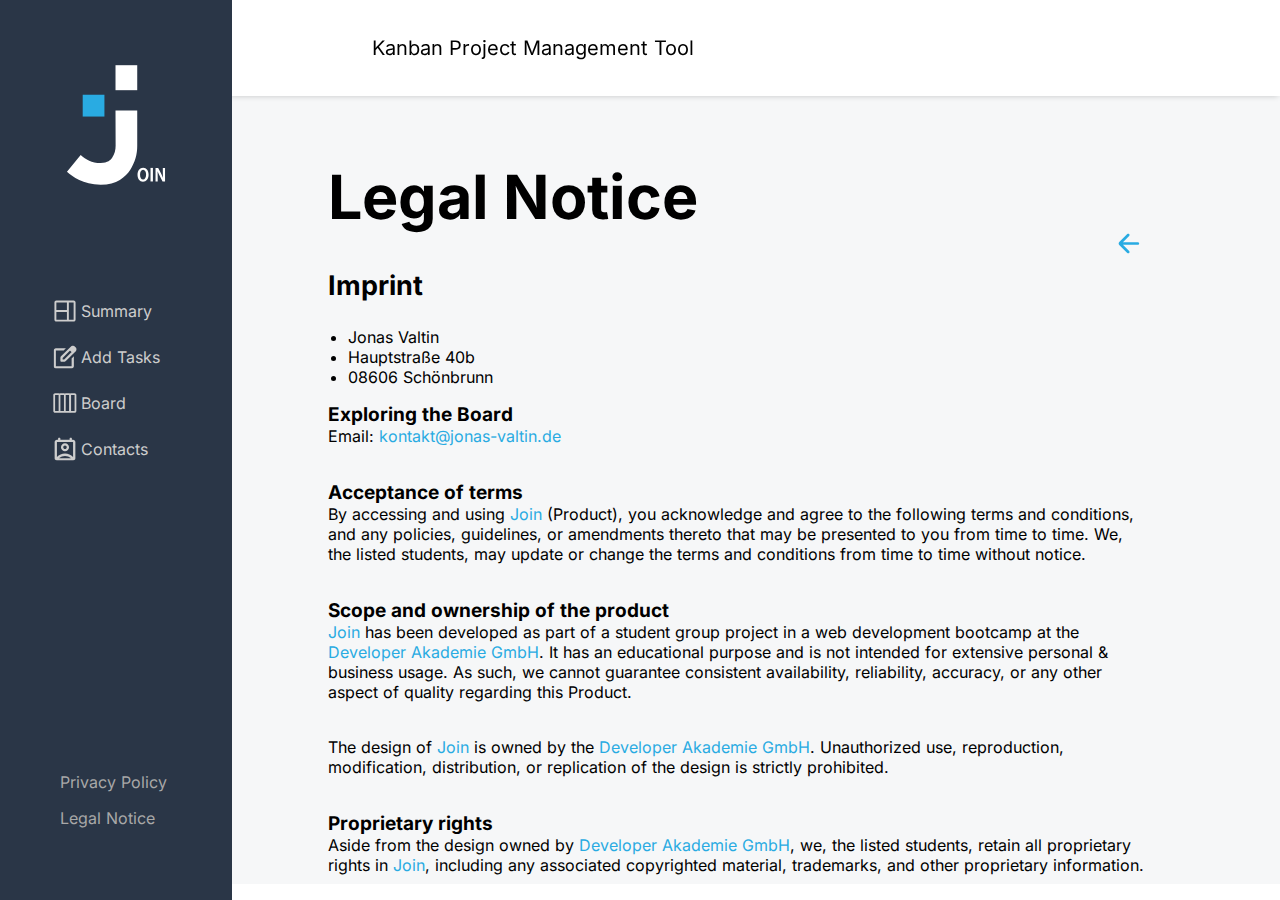
<file: legal_notice_loggedOut.html>
<!DOCTYPE html>
<html lang="de">
  <head>
    <meta charset="UTF-8" />
    <meta
      name="viewport"
      content="width=device-width, initial-scale=1.0"
    />
    <title>Legal Notice</title>
    <link
      rel="icon"
      type="image/png"
      href="../assets/icons/favicons/favicon_light.png"
      id="favicon"
    />
    <link
      rel="stylesheet"
      href="../style.css"
    />
    <link
      rel="stylesheet"
      href="../css/header.css"
    />
    <link
      rel="stylesheet"
      href="../css/navbar.css"
    />
    <link
      rel="stylesheet"
      href="../css/main.css"
    />
    <link
      rel="stylesheet"
      href="../css/media_queries.css"
    />
    <link
      rel="stylesheet"
      href="../css/fonts.css"
    />
    <script src="../script.js"></script>
  </head>
  <body class="max-width-1440">
    <div class="header-container">
      <header>
        <img
          class="header-join-logo"
          src="../assets/icons/header/joinHeaderMobile.svg"
          alt="logo"
        />
        <p class="d-none">Kanban Project Management Tool</p>
      </header>
    </div>
    <div class="nav-container">
      <nav>
        <div class="navbar-join-icon-container d-none">
          <img
            src="../assets/icons/navbar/navbar_join_icon.svg"
            alt=""
          />
        </div>
        <div class="navbar-container-bottom">
          <div class="navbar-item-container">
            <a
              href="../index.html"
              class="navbar-item"
              data-page="summary"
            >
              <img
                src="../assets/icons/navbar/summary_Icon.svg"
                alt="Summary Icon"
              />
              <p>Summary</p>
            </a>
            <a
              href="../index.html"
              class="navbar-item"
              data-page="add_tasks"
            >
              <img
                src="../assets/icons/navbar/add_tasks.svg"
                alt="Add Tasks Icon"
              />
              <p>Add Tasks</p>
            </a>
            <a
              href="../index.html"
              class="navbar-item"
              data-page="board"
            >
              <img
                src="../assets/icons/navbar/board_icon.svg"
                alt="Board Icon"
              />
              <p>Board</p>
            </a>
            <a
              href="../index.html"
              class="navbar-item"
              data-page="contacts"
            >
              <img
                src="../assets/icons/navbar/contacts_icon.svg"
                alt="Contacts Icon"
              />
              <p>Contacts</p>
            </a>
          </div>
          <div class="navbar-disclaimer-links-container d-none">
            <a
              href="../html/privacy_policy.html"
              data-page="privacy_policy"
              >Privacy Policy</a
            >
            <a
              href="../html/legal_notice.html"
              data-page="legal_notice"
              >Legal Notice</a
            >
          </div>
        </div>
      </nav>
    </div>
    <div class="main-container">
      <main>
        <h1 class="lnH1">Legal Notice</h1>
        <img
          onclick="goBack()"
          class="navbar-back-arrow"
          src="../assets/icons/arrow_left_line.svg"
          alt=""
        />
        <div class="lnMain">
          <div class="gap16">
            <h2 class="lnH2">Imprint</h2>
            <ul class="lnUl">
              <li>Jonas Valtin</li>
              <li>Hauptstraße 40b</li>
              <li>08606 Schönbrunn</li>
            </ul>
            <div>
              <h3 class="lnH3">Exploring the Board</h3>
              <p class="lnP">
                Email:
                <a href="mailto: kontakt@jonas-valtin.de"
                  >kontakt@jonas-valtin.de</a
                >
              </p>
            </div>
          </div>
          <div>
            <h3 class="lnH3">Acceptance of terms</h3>
            <p class="lnP">
              By accessing and using <a href="./index.html">Join</a> (Product),
              you acknowledge and agree to the following terms and conditions,
              and any policies, guidelines, or amendments thereto that may be
              presented to you from time to time. We, the listed students, may
              update or change the terms and conditions from time to time
              without notice.
            </p>
          </div>
          <div>
            <h3 class="lnH3">Scope and ownership of the product</h3>
            <p class="lnP">
              <a href="./index.html">Join</a> has been developed as part of a
              student group project in a web development bootcamp at the
              <a
                href="https://developerakademie.com/"
                target="_blank"
                >Developer Akademie GmbH</a
              >. It has an educational purpose and is not intended for extensive
              personal & business usage. As such, we cannot guarantee consistent
              availability, reliability, accuracy, or any other aspect of
              quality regarding this Product.
            </p>
            <p class="lnP">
              The design of <a href="./index.html">Join</a> is owned by the
              <a
                href="https://developerakademie.com/"
                target="_blank"
                >Developer Akademie GmbH</a
              >. Unauthorized use, reproduction, modification, distribution, or
              replication of the design is strictly prohibited.
            </p>
          </div>
          <div>
            <h3 class="lnH3">Proprietary rights</h3>
            <p class="lnP">
              Aside from the design owned by
              <a
                href="https://developerakademie.com/"
                target="_blank"
                >Developer Akademie GmbH</a
              >, we, the listed students, retain all proprietary rights in
              <a href="./index.html">Join</a>, including any associated
              copyrighted material, trademarks, and other proprietary
              information.
            </p>
          </div>
          <div>
            <h3 class="lnH3">Use of the product</h3>
            <p class="lnP">
              <a href="./index.html">Join</a> is intended to be used for lawful
              purposes only, in accordance with all applicable laws and
              regulations. Any use of <a href="index.html">Join</a> for illegal
              activities, or to harass, harm, threaten, or intimidate another
              person, is strictly prohibited. You are solely responsible for
              your interactions with other users of
              <a href="index.html">Join</a>.
            </p>
          </div>
          <div>
            <h3 class="lnH3">
              Disclaimer of warranties and limitation of liability
            </h3>
            <p class="lnP">
              <a href="./index.html">Join</a> is provided "as is" without
              warranty of any kind, whether express or implied, including but
              not limited to the implied warranties of merchantability, fitness
              for a particular purpose, and non-infringement. In no event will
              we, the listed students, or the Developer Akademie, be liable for
              any direct, indirect, incidental, special, consequential or
              exemplary damages, including but not limited to, damages for loss
              of profits, goodwill, use, data, or other intangible losses, even
              if we have been advised of the possibility of such damages,
              arising out of or in connection with the use or performance of
              <a href="./index.html">Join</a>.
            </p>
          </div>
          <div>
            <h3 class="lnH3">Indemnity</h3>
            <p class="lnP">
              You agree to indemnify, defend and hold harmless us, the listed
              students, the Developer Akademie, and our affiliates, partners,
              officers, directors, agents, and employees, from and against any
              claim, demand, loss, damage, cost, or liability (including
              reasonable legal fees) arising out of or relating to your use of
              <a href="./index.html">Join</a> and/or your breach of this Legal
              Notice.
            </p>
          </div>
          <p class="lnP">
            For any questions or notices, please contact us at
            <a href="mailto: kontakt@jonas-valtin.de">kontakt@jonas-valtin.de</a
            >.
          </p>
          <p class="lnP">Date: September 22, 2024</p>
        </div>
      </main>
    </div>
  </body>
</html>
</file>
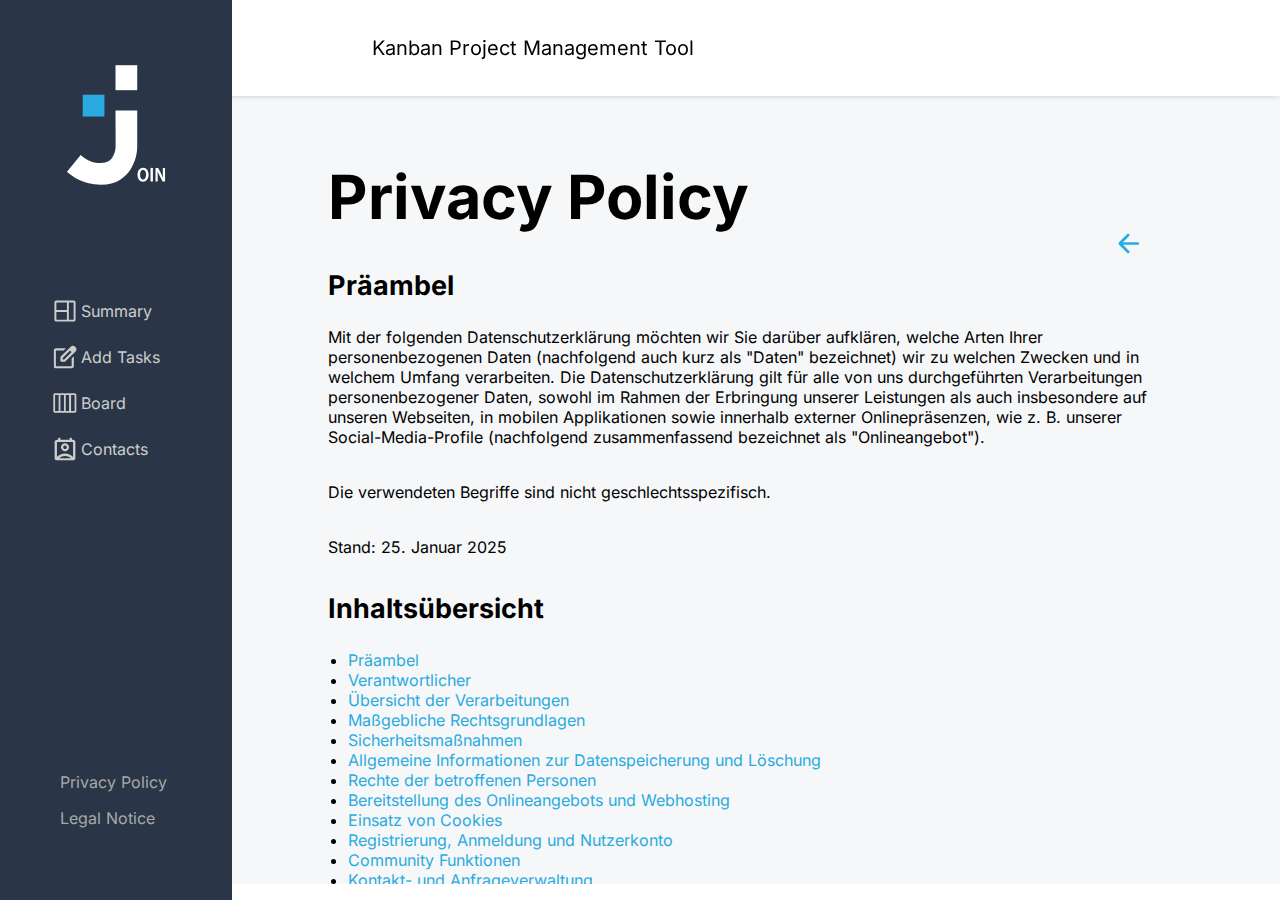
<file: privacy_policy_loggedOut.html>
<!DOCTYPE html>
<html lang="en">
  <head>
    <meta charset="UTF-8" />
    <meta name="viewport" content="width=device-width, initial-scale=1.0" />
    <title>Privacy Policy</title>
    <link rel="icon" type="image/png" href="../assets/icons/favicons/favicon_light.png" id="favicon" />
    <link rel="stylesheet" href="../style.css" />
    <link rel="stylesheet" href="../css/header.css" />
    <link rel="stylesheet" href="../css/navbar.css" />
    <link rel="stylesheet" href="../css/main.css" />
    <link rel="stylesheet" href="../css/media_queries.css" />
    <link rel="stylesheet" href="../css/fonts.css" />
    <script src="../script.js" defer></script>
  </head>
  <body class="max-width-1440">
    <div class="header-container">
      <header>
        <img class="header-join-logo" src="../assets/icons/header/joinHeaderMobile.svg" alt="logo" />
        <p class="d-none">Kanban Project Management Tool</p>
      </header>
    </div>
    <div class="nav-container">
      <nav>
        <div class="navbar-join-icon-container d-none">
          <img src="../assets/icons/navbar/navbar_join_icon.svg" alt="" />
        </div>
        <div class="navbar-container-bottom">
          <div class="navbar-item-container">
            <a href="../index.html" class="navbar-item" data-page="summary">
              <img src="../assets/icons/navbar/summary_Icon.svg" alt="Summary Icon" />
              <p>Summary</p>
            </a>
            <a href="../index.html" class="navbar-item" data-page="add_tasks">
              <img src="../assets/icons/navbar/add_tasks.svg" alt="Add Tasks Icon" />
              <p>Add Tasks</p>
            </a>
            <a href="../index.html" class="navbar-item" data-page="board">
              <img src="../assets/icons/navbar/board_icon.svg" alt="Board Icon" />
              <p>Board</p>
            </a>
            <a href="../index.html" class="navbar-item" data-page="contacts">
              <img src="../assets/icons/navbar/contacts_icon.svg" alt="Contacts Icon" />
              <p>Contacts</p>
            </a>
          </div>
          <div class="navbar-disclaimer-links-container d-none">
            <a href="../html/privacy_policy.html" data-page="privacy_policy">Privacy Policy</a>
            <a href="../html/legal_notice.html" data-page="legal_notice">Legal Notice</a>
          </div>
        </div>
      </nav>
    </div>
    <div class="main-container">
      <main class="privacy-policy">
        <h1>Privacy Policy</h1>
        <img onclick="goBack()" class="navbar-back-arrow" src="../assets/icons/arrow_left_line.svg" alt="" />
        <h2 id="m716">Präambel</h2>
        <p>Mit der folgenden Datenschutzerklärung möchten wir Sie darüber aufklären, welche Arten Ihrer personenbezogenen Daten (nachfolgend auch kurz als "Daten" bezeichnet) wir zu welchen Zwecken und in welchem Umfang verarbeiten. Die Datenschutzerklärung gilt für alle von uns durchgeführten Verarbeitungen personenbezogener Daten, sowohl im Rahmen der Erbringung unserer Leistungen als auch insbesondere auf unseren Webseiten, in mobilen Applikationen sowie innerhalb externer Onlinepräsenzen, wie z. B. unserer Social-Media-Profile (nachfolgend zusammenfassend bezeichnet als "Onlineangebot").</p>
        <p>Die verwendeten Begriffe sind nicht geschlechtsspezifisch.</p>

        <p>Stand: 25. Januar 2025</p><h2>Inhaltsübersicht</h2> <ul class="index"><li><a class="index-link" href="#m716">Präambel</a></li><li><a class="index-link" href="#m3">Verantwortlicher</a></li><li><a class="index-link" href="#mOverview">Übersicht der Verarbeitungen</a></li><li><a class="index-link" href="#m2427">Maßgebliche Rechtsgrundlagen</a></li><li><a class="index-link" href="#m27">Sicherheitsmaßnahmen</a></li><li><a class="index-link" href="#m12">Allgemeine Informationen zur Datenspeicherung und Löschung</a></li><li><a class="index-link" href="#m10">Rechte der betroffenen Personen</a></li><li><a class="index-link" href="#m225">Bereitstellung des Onlineangebots und Webhosting</a></li><li><a class="index-link" href="#m134">Einsatz von Cookies</a></li><li><a class="index-link" href="#m367">Registrierung, Anmeldung und Nutzerkonto</a></li><li><a class="index-link" href="#m432">Community Funktionen</a></li><li><a class="index-link" href="#m182">Kontakt- und Anfrageverwaltung</a></li><li><a class="index-link" href="#m638">Werbliche Kommunikation via E-Mail, Post, Fax oder Telefon</a></li></ul><h2 id="m3">Verantwortlicher</h2><p>Jonas Valtin<br>Hauptstraße 40b<br>08606 Schönbrunn, Deutschland</p>
        <p>E-Mail-Adresse: <a href="mailto: kontakt@jonas-valtin.de">kontakt@jonas-valtin.de</a></p>

        <h2 id="mOverview">Übersicht der Verarbeitungen</h2><p>Die nachfolgende Übersicht fasst die Arten der verarbeiteten Daten und die Zwecke ihrer Verarbeitung zusammen und verweist auf die betroffenen Personen.</p><h3>Arten der verarbeiteten Daten</h3>
        <ul><li>Bestandsdaten.</li><li>Kontaktdaten.</li><li>Inhaltsdaten.</li><li>Nutzungsdaten.</li><li>Meta-, Kommunikations- und Verfahrensdaten.</li><li>Protokolldaten.</li></ul><h3>Kategorien betroffener Personen</h3><ul><li>Kommunikationspartner.</li><li>Nutzer.</li></ul><h3>Zwecke der Verarbeitung</h3><ul><li>Erbringung vertraglicher Leistungen und Erfüllung vertraglicher Pflichten.</li><li>Kommunikation.</li><li>Sicherheitsmaßnahmen.</li><li>Direktmarketing.</li><li>Organisations- und Verwaltungsverfahren.</li><li>Feedback.</li><li>Marketing.</li><li>Bereitstellung unseres Onlineangebotes und Nutzerfreundlichkeit.</li><li>Informationstechnische Infrastruktur.</li><li>Absatzförderung.</li></ul><h2 id="m2427">Maßgebliche Rechtsgrundlagen</h2><p><strong>Maßgebliche Rechtsgrundlagen nach der DSGVO: </strong>Im Folgenden erhalten Sie eine Übersicht der Rechtsgrundlagen der DSGVO, auf deren Basis wir personenbezogene Daten verarbeiten. Bitte nehmen Sie zur Kenntnis, dass neben den Regelungen der DSGVO nationale Datenschutzvorgaben in Ihrem bzw. unserem Wohn- oder Sitzland gelten können. Sollten ferner im Einzelfall speziellere Rechtsgrundlagen maßgeblich sein, teilen wir Ihnen diese in der Datenschutzerklärung mit.</p>
        <ul><li><strong>Einwilligung (Art. 6 Abs. 1 S. 1 lit. a) DSGVO)</strong> - Die betroffene Person hat ihre Einwilligung in die Verarbeitung der sie betreffenden personenbezogenen Daten für einen spezifischen Zweck oder mehrere bestimmte Zwecke gegeben.</li><li><strong>Vertragserfüllung und vorvertragliche Anfragen (Art. 6 Abs. 1 S. 1 lit. b) DSGVO)</strong> - Die Verarbeitung ist für die Erfüllung eines Vertrags, dessen Vertragspartei die betroffene Person ist, oder zur Durchführung vorvertraglicher Maßnahmen erforderlich, die auf Anfrage der betroffenen Person erfolgen.</li><li><strong>Berechtigte Interessen (Art. 6 Abs. 1 S. 1 lit. f) DSGVO)</strong> - die Verarbeitung ist zur Wahrung der berechtigten Interessen des Verantwortlichen oder eines Dritten notwendig, vorausgesetzt, dass die Interessen, Grundrechte und Grundfreiheiten der betroffenen Person, die den Schutz personenbezogener Daten verlangen, nicht überwiegen.</li></ul><p><strong>Nationale Datenschutzregelungen in Deutschland: </strong>Zusätzlich zu den Datenschutzregelungen der DSGVO gelten nationale Regelungen zum Datenschutz in Deutschland. Hierzu gehört insbesondere das Gesetz zum Schutz vor Missbrauch personenbezogener Daten bei der Datenverarbeitung (Bundesdatenschutzgesetz – BDSG). Das BDSG enthält insbesondere Spezialregelungen zum Recht auf Auskunft, zum Recht auf Löschung, zum Widerspruchsrecht, zur Verarbeitung besonderer Kategorien personenbezogener Daten, zur Verarbeitung für andere Zwecke und zur Übermittlung sowie automatisierten Entscheidungsfindung im Einzelfall einschließlich Profiling. Ferner können Landesdatenschutzgesetze der einzelnen Bundesländer zur Anwendung gelangen.</p>
        <p><strong>Hinweis auf Geltung DSGVO und Schweizer DSG: </strong>Diese Datenschutzhinweise dienen sowohl der Informationserteilung nach dem Schweizer DSG als auch nach der Datenschutzgrundverordnung (DSGVO). Aus diesem Grund bitten wir Sie zu beachten, dass aufgrund der breiteren räumlichen Anwendung und Verständlichkeit die Begriffe der DSGVO verwendet werden. Insbesondere statt der im Schweizer DSG verwendeten Begriffe „Bearbeitung" von „Personendaten", "überwiegendes Interesse" und "besonders schützenswerte Personendaten" werden die in der DSGVO verwendeten Begriffe „Verarbeitung" von „personenbezogenen Daten" sowie "berechtigtes Interesse" und "besondere Kategorien von Daten" verwendet. Die gesetzliche Bedeutung der Begriffe wird jedoch im Rahmen der Geltung des Schweizer DSG weiterhin nach dem Schweizer DSG bestimmt.</p>

        <h2 id="m27">Sicherheitsmaßnahmen</h2><p>Wir treffen nach Maßgabe der gesetzlichen Vorgaben unter Berücksichtigung des Stands der Technik, der Implementierungskosten und der Art, des Umfangs, der Umstände und der Zwecke der Verarbeitung sowie der unterschiedlichen Eintrittswahrscheinlichkeiten und des Ausmaßes der Bedrohung der Rechte und Freiheiten natürlicher Personen geeignete technische und organisatorische Maßnahmen, um ein dem Risiko angemessenes Schutzniveau zu gewährleisten.</p>
        <p>Zu den Maßnahmen gehören insbesondere die Sicherung der Vertraulichkeit, Integrität und Verfügbarkeit von Daten durch Kontrolle des physischen und elektronischen Zugangs zu den Daten als auch des sie betreffenden Zugriffs, der Eingabe, der Weitergabe, der Sicherung der Verfügbarkeit und ihrer Trennung. Des Weiteren haben wir Verfahren eingerichtet, die eine Wahrnehmung von Betroffenenrechten, die Löschung von Daten und Reaktionen auf die Gefährdung der Daten gewährleisten. Ferner berücksichtigen wir den Schutz personenbezogener Daten bereits bei der Entwicklung bzw. Auswahl von Hardware, Software sowie Verfahren entsprechend dem Prinzip des Datenschutzes, durch Technikgestaltung und durch datenschutzfreundliche Voreinstellungen.</p>
        <p>Sicherung von Online-Verbindungen durch TLS-/SSL-Verschlüsselungstechnologie (HTTPS): Um die Daten der Nutzer, die über unsere Online-Dienste übertragen werden, vor unerlaubten Zugriffen zu schützen, setzen wir auf die TLS-/SSL-Verschlüsselungstechnologie. Secure Sockets Layer (SSL) und Transport Layer Security (TLS) sind die Eckpfeiler der sicheren Datenübertragung im Internet. Diese Technologien verschlüsseln die Informationen, die zwischen der Website oder App und dem Browser des Nutzers (oder zwischen zwei Servern) übertragen werden, wodurch die Daten vor unbefugtem Zugriff geschützt sind. TLS, als die weiterentwickelte und sicherere Version von SSL, gewährleistet, dass alle Datenübertragungen den höchsten Sicherheitsstandards entsprechen. Wenn eine Website durch ein SSL-/TLS-Zertifikat gesichert ist, wird dies durch die Anzeige von HTTPS in der URL signalisiert. Dies dient als ein Indikator für die Nutzer, dass ihre Daten sicher und verschlüsselt übertragen werden.</p>

        <h2 id="m12">Allgemeine Informationen zur Datenspeicherung und Löschung</h2><p>Wir löschen personenbezogene Daten, die wir verarbeiten, gemäß den gesetzlichen Bestimmungen, sobald die zugrundeliegenden Einwilligungen widerrufen werden oder keine weiteren rechtlichen Grundlagen für die Verarbeitung bestehen. Dies betrifft Fälle, in denen der ursprüngliche Verarbeitungszweck entfällt oder die Daten nicht mehr benötigt werden. Ausnahmen von dieser Regelung bestehen, wenn gesetzliche Pflichten oder besondere Interessen eine längere Aufbewahrung oder Archivierung der Daten erfordern.</p>
        <p>Insbesondere müssen Daten, die aus handels- oder steuerrechtlichen Gründen aufbewahrt werden müssen oder deren Speicherung notwendig ist zur Rechtsverfolgung oder zum Schutz der Rechte anderer natürlicher oder juristischer Personen, entsprechend archiviert werden.</p>
        <p>Unsere Datenschutzhinweise enthalten zusätzliche Informationen zur Aufbewahrung und Löschung von Daten, die speziell für bestimmte Verarbeitungsprozesse gelten.</p>
        <p>Bei mehreren Angaben zur Aufbewahrungsdauer oder Löschungsfristen eines Datums, ist stets die längste Frist maßgeblich.</p>
        <p>Beginnt eine Frist nicht ausdrücklich zu einem bestimmten Datum und beträgt sie mindestens ein Jahr, so startet sie automatisch am Ende des Kalenderjahres, in dem das fristauslösende Ereignis eingetreten ist. Im Fall laufender Vertragsverhältnisse, in deren Rahmen Daten gespeichert werden, ist das fristauslösende Ereignis der Zeitpunkt des Wirksamwerdens der Kündigung oder sonstige Beendigung des Rechtsverhältnisses.</p>
        <p>Daten, die nicht mehr für den ursprünglich vorgesehenen Zweck, sondern aufgrund gesetzlicher Vorgaben oder anderer Gründe aufbewahrt werden, verarbeiten wir ausschließlich zu den Gründen, die ihre Aufbewahrung rechtfertigen.</p>
        <p><strong>Weitere Hinweise zu Verarbeitungsprozessen, Verfahren und Diensten:</strong></p><ul class="m-elements"><li><strong>Aufbewahrung und Löschung von Daten: </strong>Die folgenden allgemeinen Fristen gelten für die Aufbewahrung und Archivierung nach deutschem Recht:<ul> <li>10 Jahre - Aufbewahrungsfrist für Bücher und Aufzeichnungen, Jahresabschlüsse, Inventare, Lageberichte, Eröffnungsbilanz sowie die zu ihrem Verständnis erforderlichen Arbeitsanweisungen und sonstigen Organisationsunterlagen (§ 147 Abs. 1 Nr. 1 i.V.m. Abs. 3 AO, § 14b Abs. 1 UStG, § 257 Abs. 1 Nr. 1 i.V.m. Abs. 4 HGB).</li><li>8 Jahre - Buchungsbelege, wie z. B. Rechnungen und Kostenbelege (§ 147 Abs. 1 Nr. 4 und 4a i.V.m. Abs. 3 Satz 1 AO sowie § 257 Abs. 1 Nr. 4 i.V.m. Abs. 4 HGB).</li><li>6 Jahre - Übrige Geschäftsunterlagen: empfangene Handels- oder Geschäftsbriefe, Wiedergaben der abgesandten Handels- oder Geschäftsbriefe, sonstige Unterlagen, soweit sie für die Besteuerung von Bedeutung sind, z. B. Stundenlohnzettel, Betriebsabrechnungsbögen, Kalkulationsunterlagen, Preisauszeichnungen, aber auch Lohnabrechnungsunterlagen, soweit sie nicht bereits Buchungsbelege sind und Kassenstreifen (§ 147 Abs. 1 Nr. 2, 3, 5 i.V.m. Abs. 3 AO, § 257 Abs. 1 Nr. 2 u. 3 i.V.m. Abs. 4 HGB).</li><li>3 Jahre - Daten, die erforderlich sind, um potenzielle Gewährleistungs- und Schadensersatzansprüche oder ähnliche vertragliche Ansprüche und Rechte zu berücksichtigen sowie damit verbundene Anfragen zu bearbeiten, basierend auf früheren Geschäftserfahrungen und üblichen Branchenpraktiken, werden für die Dauer der regulären gesetzlichen Verjährungsfrist von drei Jahren gespeichert (§§ 195, 199 BGB).</li> </ul></li></ul>
        <h2 id="m10">Rechte der betroffenen Personen</h2><p>Rechte der betroffenen Personen aus der DSGVO: Ihnen stehen als Betroffene nach der DSGVO verschiedene Rechte zu, die sich insbesondere aus Art. 15 bis 21 DSGVO ergeben:</p><ul><li><strong>Widerspruchsrecht: Sie haben das Recht, aus Gründen, die sich aus Ihrer besonderen Situation ergeben, jederzeit gegen die Verarbeitung der Sie betreffenden personenbezogenen Daten, die aufgrund von Art. 6 Abs. 1 lit. e oder f DSGVO erfolgt, Widerspruch einzulegen; dies gilt auch für ein auf diese Bestimmungen gestütztes Profiling. Werden die Sie betreffenden personenbezogenen Daten verarbeitet, um Direktwerbung zu betreiben, haben Sie das Recht, jederzeit Widerspruch gegen die Verarbeitung der Sie betreffenden personenbezogenen Daten zum Zwecke derartiger Werbung einzulegen; dies gilt auch für das Profiling, soweit es mit solcher Direktwerbung in Verbindung steht.</strong></li><li><strong>Widerrufsrecht bei Einwilligungen:</strong> Sie haben das Recht, erteilte Einwilligungen jederzeit zu widerrufen.</li><li><strong>Auskunftsrecht:</strong> Sie haben das Recht, eine Bestätigung darüber zu verlangen, ob betreffende Daten verarbeitet werden und auf Auskunft über diese Daten sowie auf weitere Informationen und Kopie der Daten entsprechend den gesetzlichen Vorgaben.</li><li><strong>Recht auf Berichtigung:</strong> Sie haben entsprechend den gesetzlichen Vorgaben das Recht, die Vervollständigung der Sie betreffenden Daten oder die Berichtigung der Sie betreffenden unrichtigen Daten zu verlangen.</li><li><strong>Recht auf Löschung und Einschränkung der Verarbeitung:</strong> Sie haben nach Maßgabe der gesetzlichen Vorgaben das Recht, zu verlangen, dass Sie betreffende Daten unverzüglich gelöscht werden, bzw. alternativ nach Maßgabe der gesetzlichen Vorgaben eine Einschränkung der Verarbeitung der Daten zu verlangen.</li><li><strong>Recht auf Datenübertragbarkeit:</strong> Sie haben das Recht, Sie betreffende Daten, die Sie uns bereitgestellt haben, nach Maßgabe der gesetzlichen Vorgaben in einem strukturierten, gängigen und maschinenlesbaren Format zu erhalten oder deren Übermittlung an einen anderen Verantwortlichen zu fordern.</li><li><strong>Beschwerde bei Aufsichtsbehörde:</strong> Sie haben unbeschadet eines anderweitigen verwaltungsrechtlichen oder gerichtlichen Rechtsbehelfs das Recht auf Beschwerde bei einer Aufsichtsbehörde, insbesondere in dem Mitgliedstaat ihres gewöhnlichen Aufenthaltsorts, ihres Arbeitsplatzes oder des Orts des mutmaßlichen Verstoßes, wenn Sie der Ansicht sind, dass die Verarbeitung der Sie betreffenden personenbezogenen Daten gegen die Vorgaben der DSGVO verstößt.</li></ul>

        <h2 id="m225">Bereitstellung des Onlineangebots und Webhosting</h2><p>Wir verarbeiten die Daten der Nutzer, um ihnen unsere Online-Dienste zur Verfügung stellen zu können. Zu diesem Zweck verarbeiten wir die IP-Adresse des Nutzers, die notwendig ist, um die Inhalte und Funktionen unserer Online-Dienste an den Browser oder das Endgerät der Nutzer zu übermitteln.</p>
        <ul class="m-elements"><li><strong>Verarbeitete Datenarten:</strong> Nutzungsdaten (z. B. Seitenaufrufe und Verweildauer, Klickpfade, Nutzungsintensität und -frequenz, verwendete Gerätetypen und Betriebssysteme, Interaktionen mit Inhalten und Funktionen); Meta-, Kommunikations- und Verfahrensdaten (z. B. IP-Adressen, Zeitangaben, Identifikationsnummern, beteiligte Personen). Protokolldaten (z. B. Logfiles betreffend Logins oder den Abruf von Daten oder Zugriffszeiten.).</li><li><strong>Betroffene Personen:</strong> Nutzer (z. B. Webseitenbesucher, Nutzer von Onlinediensten).</li><li><strong>Zwecke der Verarbeitung:</strong> Bereitstellung unseres Onlineangebotes und Nutzerfreundlichkeit; Informationstechnische Infrastruktur (Betrieb und Bereitstellung von Informationssystemen und technischen Geräten (Computer, Server etc.)). Sicherheitsmaßnahmen.</li><li><strong>Aufbewahrung und Löschung:</strong> Löschung entsprechend Angaben im Abschnitt "Allgemeine Informationen zur Datenspeicherung und Löschung".</li><li class=""><strong>Rechtsgrundlagen:</strong> Berechtigte Interessen (Art. 6 Abs. 1 S. 1 lit. f) DSGVO).</li></ul><p><strong>Weitere Hinweise zu Verarbeitungsprozessen, Verfahren und Diensten:</strong></p><ul class="m-elements"><li><strong>Erhebung von Zugriffsdaten und Logfiles: </strong>Der Zugriff auf unser Onlineangebot wird in Form von sogenannten "Server-Logfiles" protokolliert. Zu den Serverlogfiles können die Adresse und der Name der abgerufenen Webseiten und Dateien, Datum und Uhrzeit des Abrufs, übertragene Datenmengen, Meldung über erfolgreichen Abruf, Browsertyp nebst Version, das Betriebssystem des Nutzers, Referrer URL (die zuvor besuchte Seite) und im Regelfall IP-Adressen und der anfragende Provider gehören. Die Serverlogfiles können zum einen zu Sicherheitszwecken eingesetzt werden, z. B. um eine Überlastung der Server zu vermeiden (insbesondere im Fall von missbräuchlichen Angriffen, sogenannten DDoS-Attacken), und zum anderen, um die Auslastung der Server und ihre Stabilität sicherzustellen; <span class=""><strong>Rechtsgrundlagen:</strong> Berechtigte Interessen (Art. 6 Abs. 1 S. 1 lit. f) DSGVO). </span><strong>Löschung von Daten:</strong> Logfile-Informationen werden für die Dauer von maximal 30 Tagen gespeichert und danach gelöscht oder anonymisiert. Daten, deren weitere Aufbewahrung zu Beweiszwecken erforderlich ist, sind bis zur endgültigen Klärung des jeweiligen Vorfalls von der Löschung ausgenommen.</li></ul>
        <h2 id="m134">Einsatz von Cookies</h2><p>Unter dem Begriff „Cookies" werden Funktionen, die Informationen auf Endgeräten der Nutzer speichern und aus ihnen auslesen, verstanden. Cookies können ferner in Bezug auf unterschiedliche Anliegen Einsatz finden, etwa zu Zwecken der Funktionsfähigkeit, der Sicherheit und des Komforts von Onlineangeboten sowie der Erstellung von Analysen der Besucherströme. Wir verwenden Cookies gemäß den gesetzlichen Vorschriften. Dazu holen wir, wenn erforderlich, vorab die Zustimmung der Nutzer ein. Ist eine Zustimmung nicht notwendig, setzen wir auf unsere berechtigten Interessen. Dies gilt, wenn das Speichern und Auslesen von Informationen unerlässlich ist, um ausdrücklich angeforderte Inhalte und Funktionen bereitstellen zu können. Dazu zählen etwa die Speicherung von Einstellungen sowie die Sicherstellung der Funktionalität und Sicherheit unseres Onlineangebots. Die Einwilligung kann jederzeit widerrufen werden. Wir informieren klar über deren Umfang und welche Cookies genutzt werden.</p>
        <p><strong>Hinweise zu datenschutzrechtlichen Rechtsgrundlagen: </strong>Ob wir personenbezogene Daten mithilfe von Cookies verarbeiten, hängt von einer Einwilligung ab. Liegt eine Einwilligung vor, dient sie als Rechtsgrundlage. Ohne Einwilligung stützen wir uns auf unsere berechtigten Interessen, die vorstehend in diesem Abschnitt und im Kontext der jeweiligen Dienste und Verfahren erläutert sind.</p>
        <p><strong>Speicherdauer: </strong>Im Hinblick auf die Speicherdauer werden die folgenden Arten von Cookies unterschieden:</p><ul><li><strong>Temporäre Cookies (auch: Session- oder Sitzungscookies):</strong> Temporäre Cookies werden spätestens gelöscht, nachdem ein Nutzer ein Onlineangebot verlassen und sein Endgerät (z. B. Browser oder mobile Applikation) geschlossen hat.</li><li><strong>Permanente Cookies:</strong> Permanente Cookies bleiben auch nach dem Schließen des Endgeräts gespeichert. So können beispielsweise der Log-in-Status gespeichert und bevorzugte Inhalte direkt angezeigt werden, wenn der Nutzer eine Website erneut besucht. Ebenso können die mithilfe von Cookies erhobenen Nutzerdaten zur Reichweitenmessung Verwendung finden. Sofern wir Nutzern keine expliziten Angaben zur Art und Speicherdauer von Cookies mitteilen (z. B. im Rahmen der Einholung der Einwilligung), sollten sie davon ausgehen, dass diese permanent sind und die Speicherdauer bis zu zwei Jahre betragen kann.</li></ul><p><strong>Allgemeine Hinweise zum Widerruf und Widerspruch (Opt-out): </strong>Nutzer können die von ihnen abgegebenen Einwilligungen jederzeit widerrufen und zudem einen Widerspruch gegen die Verarbeitung entsprechend den gesetzlichen Vorgaben, auch mittels der Privatsphäre-Einstellungen ihres Browsers, erklären.</p>
        <ul class="m-elements"><li><strong>Verarbeitete Datenarten:</strong> Meta-, Kommunikations- und Verfahrensdaten (z. B. IP-Adressen, Zeitangaben, Identifikationsnummern, beteiligte Personen).</li><li><strong>Betroffene Personen:</strong> Nutzer (z. B. Webseitenbesucher, Nutzer von Onlinediensten).</li><li class=""><strong>Rechtsgrundlagen:</strong> Berechtigte Interessen (Art. 6 Abs. 1 S. 1 lit. f) DSGVO). Einwilligung (Art. 6 Abs. 1 S. 1 lit. a) DSGVO).</li></ul><p><strong>Weitere Hinweise zu Verarbeitungsprozessen, Verfahren und Diensten:</strong></p><ul class="m-elements"><li><strong>Verarbeitung von Cookie-Daten auf Grundlage einer Einwilligung: </strong>Wir setzen eine Einwilligungs-Management-Lösung ein, bei der die Einwilligung der Nutzer zur Verwendung von Cookies oder zu den im Rahmen der Einwilligungs-Management-Lösung genannten Verfahren und Anbietern eingeholt wird. Dieses Verfahren dient der Einholung, Protokollierung, Verwaltung und dem Widerruf von Einwilligungen, insbesondere bezogen auf den Einsatz von Cookies und vergleichbaren Technologien, die zur Speicherung, zum Auslesen und zur Verarbeitung von Informationen auf den Endgeräten der Nutzer eingesetzt werden. Im Rahmen dieses Verfahrens werden die Einwilligungen der Nutzer für die Nutzung von Cookies und die damit verbundenen Verarbeitungen von Informationen, einschließlich der im Einwilligungs-Management-Verfahren genannten spezifischen Verarbeitungen und Anbieter, eingeholt. Die Nutzer haben zudem die Möglichkeit, ihre Einwilligungen zu verwalten und zu widerrufen. Die Einwilligungserklärungen werden gespeichert, um eine erneute Abfrage zu vermeiden und den Nachweis der Einwilligung gemäß der gesetzlichen Anforderungen führen zu können. Die Speicherung erfolgt serverseitig und/oder in einem Cookie (sogenanntes Opt-In-Cookie) oder mittels vergleichbarer Technologien, um die Einwilligung einem spezifischen Nutzer oder dessen Gerät zuordnen zu können. Sofern keine spezifischen Angaben zu den Anbietern von Einwilligungs-Management-Diensten vorliegen, gelten folgende allgemeine Hinweise: Die Dauer der Speicherung der Einwilligung beträgt bis zu zwei Jahre. Dabei wird ein pseudonymer Nutzer-Identifikator erstellt, der zusammen mit dem Zeitpunkt der Einwilligung, den Angaben zum Umfang der Einwilligung (z. B. betreffende Kategorien von Cookies und/oder Diensteanbieter) sowie Informationen über den Browser, das System und das verwendete Endgerät gespeichert wird; <span class=""><strong>Rechtsgrundlagen:</strong> Einwilligung (Art. 6 Abs. 1 S. 1 lit. a) DSGVO).</span></li></ul>
        <h2 id="m367">Registrierung, Anmeldung und Nutzerkonto</h2><p>Nutzer können ein Nutzerkonto anlegen. Im Rahmen der Registrierung werden den Nutzern die erforderlichen Pflichtangaben mitgeteilt und zu Zwecken der Bereitstellung des Nutzerkontos auf Grundlage vertraglicher Pflichterfüllung verarbeitet. Zu den verarbeiteten Daten gehören insbesondere die Login-Informationen (Nutzername, Passwort sowie eine E-Mail-Adresse).</p>
        <p>Im Rahmen der Inanspruchnahme unserer Registrierungs- und Anmeldefunktionen sowie der Nutzung des Nutzerkontos speichern wir die IP-Adresse und den Zeitpunkt der jeweiligen Nutzerhandlung. Die Speicherung erfolgt auf Grundlage unserer berechtigten Interessen als auch jener der Nutzer an einem Schutz vor Missbrauch und sonstiger unbefugter Nutzung. Eine Weitergabe dieser Daten an Dritte erfolgt grundsätzlich nicht, es sei denn, sie ist zur Verfolgung unserer Ansprüche erforderlich oder es besteht eine gesetzliche Verpflichtung hierzu.</p>
        <p>Die Nutzer können über Vorgänge, die für deren Nutzerkonto relevant sind, wie z. B. technische Änderungen, per E-Mail informiert werden.</p>
        <ul class="m-elements"><li><strong>Verarbeitete Datenarten:</strong> Bestandsdaten (z. B. der vollständige Name, Wohnadresse, Kontaktinformationen, Kundennummer, etc.); Kontaktdaten (z. B. Post- und E-Mail-Adressen oder Telefonnummern); Inhaltsdaten (z. B. textliche oder bildliche Nachrichten und Beiträge sowie die sie betreffenden Informationen, wie z. B. Angaben zur Autorenschaft oder Zeitpunkt der Erstellung); Nutzungsdaten (z. B. Seitenaufrufe und Verweildauer, Klickpfade, Nutzungsintensität und -frequenz, verwendete Gerätetypen und Betriebssysteme, Interaktionen mit Inhalten und Funktionen). Protokolldaten (z. B. Logfiles betreffend Logins oder den Abruf von Daten oder Zugriffszeiten.).</li><li><strong>Betroffene Personen:</strong> Nutzer (z. B. Webseitenbesucher, Nutzer von Onlinediensten).</li><li><strong>Zwecke der Verarbeitung:</strong> Erbringung vertraglicher Leistungen und Erfüllung vertraglicher Pflichten; Sicherheitsmaßnahmen; Organisations- und Verwaltungsverfahren. Bereitstellung unseres Onlineangebotes und Nutzerfreundlichkeit.</li><li><strong>Aufbewahrung und Löschung:</strong> Löschung entsprechend Angaben im Abschnitt "Allgemeine Informationen zur Datenspeicherung und Löschung". Löschung nach Kündigung.</li><li class=""><strong>Rechtsgrundlagen:</strong> Vertragserfüllung und vorvertragliche Anfragen (Art. 6 Abs. 1 S. 1 lit. b) DSGVO). Berechtigte Interessen (Art. 6 Abs. 1 S. 1 lit. f) DSGVO).</li></ul><p><strong>Weitere Hinweise zu Verarbeitungsprozessen, Verfahren und Diensten:</strong></p><ul class="m-elements"><li><strong>Registrierung mit Klarnamen: </strong>Aufgrund der Natur unserer Community bitten wir die Nutzer unser Angebot nur unter Verwendung von Klarnamen zu nutzen. D. h. die Nutzung von Pseudonymen ist nicht zulässig; <span class=""><strong>Rechtsgrundlagen:</strong> Vertragserfüllung und vorvertragliche Anfragen (Art. 6 Abs. 1 S. 1 lit. b) DSGVO).</span></li><li><strong>Löschung von Daten nach Kündigung: </strong>Wenn Nutzer ihr Nutzerkonto gekündigt haben, werden deren Daten im Hinblick auf das Nutzerkonto, vorbehaltlich einer gesetzlichen Erlaubnis, Pflicht oder Einwilligung der Nutzer, gelöscht; <span class=""><strong>Rechtsgrundlagen:</strong> Vertragserfüllung und vorvertragliche Anfragen (Art. 6 Abs. 1 S. 1 lit. b) DSGVO).</span></li><li><strong>Keine Aufbewahrungspflicht für Daten: </strong>Es obliegt den Nutzern, ihre Daten bei erfolgter Kündigung vor dem Vertragsende zu sichern. Wir sind berechtigt, sämtliche während der Vertragsdauer gespeicherte Daten des Nutzers unwiederbringlich zu löschen; <span class=""><strong>Rechtsgrundlagen:</strong> Vertragserfüllung und vorvertragliche Anfragen (Art. 6 Abs. 1 S. 1 lit. b) DSGVO).</span></li></ul>
        <h2 id="m432">Community Funktionen</h2><p>Die von uns bereitgestellten Community Funktionen erlauben es Nutzern  miteinander in Konversationen oder sonst miteinander in einen Austausch zu treten. Hierbei bitten wir zu beachten, dass die Nutzung der Communityfunktionen nur unter Beachtung der geltenden Rechtslage, unserer Bedingungen und Richtlinien sowie der Rechte anderer Nutzer und Dritter gestattet ist.</p>
        <ul class="m-elements"><li><strong>Verarbeitete Datenarten:</strong> Bestandsdaten (z. B. der vollständige Name, Wohnadresse, Kontaktinformationen, Kundennummer, etc.). Nutzungsdaten (z. B. Seitenaufrufe und Verweildauer, Klickpfade, Nutzungsintensität und -frequenz, verwendete Gerätetypen und Betriebssysteme, Interaktionen mit Inhalten und Funktionen).</li><li><strong>Betroffene Personen:</strong> Nutzer (z. B. Webseitenbesucher, Nutzer von Onlinediensten).</li><li><strong>Zwecke der Verarbeitung:</strong> Erbringung vertraglicher Leistungen und Erfüllung vertraglicher Pflichten; Sicherheitsmaßnahmen. Bereitstellung unseres Onlineangebotes und Nutzerfreundlichkeit.</li><li><strong>Aufbewahrung und Löschung:</strong> Löschung entsprechend Angaben im Abschnitt "Allgemeine Informationen zur Datenspeicherung und Löschung".</li><li class=""><strong>Rechtsgrundlagen:</strong> Vertragserfüllung und vorvertragliche Anfragen (Art. 6 Abs. 1 S. 1 lit. b) DSGVO). Berechtigte Interessen (Art. 6 Abs. 1 S. 1 lit. f) DSGVO).</li></ul><p><strong>Weitere Hinweise zu Verarbeitungsprozessen, Verfahren und Diensten:</strong></p><ul class="m-elements"><li><strong>Beiträge der Nutzer sind öffentlich: </strong>Die von Nutzern erstellten Beiträge und Inhalte sind öffentlich sichtbar und zugänglich; <span class=""><strong>Rechtsgrundlagen:</strong> Vertragserfüllung und vorvertragliche Anfragen (Art. 6 Abs. 1 S. 1 lit. b) DSGVO).</span></li><li><strong>Recht zur Löschung von Inhalten und Informationen: </strong>Die Löschung von Beiträgen, Inhalten oder Angaben der Nutzer ist nach einer sachgerechten Abwägung im erforderlichen Umfang zulässig soweit konkrete Anhaltspunkte dafür bestehen, dass sie einen Verstoß gegen gesetzliche Regeln, unsere Vorgaben oder Rechte Dritter darstellen; <span class=""><strong>Rechtsgrundlagen:</strong> Vertragserfüllung und vorvertragliche Anfragen (Art. 6 Abs. 1 S. 1 lit. b) DSGVO).</span></li><li><strong>Schutz eigener Daten: </strong>Die Nutzer entscheiden selbst, welche Daten sie über sich innerhalb unseres Onlineangebotes preisgeben. Zum Beispiel, wenn Nutzer Angaben zur eigenen Person machen oder an Konversationen teilnehmen. Wir bitten die Nutzer ihre Daten zu schützen und persönliche Daten nur mit Bedacht und nur im erforderlichen Umfang zu veröffentlichen. Insbesondere bitten wir die Nutzer zu beachten, dass sie die Zugangsdaten ganz besonders schützen und sichere Passwörter verwenden müssen (d. h. vor allem möglichst lange und zufällige Zeichenkombinationen); <span class=""><strong>Rechtsgrundlagen:</strong> Vertragserfüllung und vorvertragliche Anfragen (Art. 6 Abs. 1 S. 1 lit. b) DSGVO).</span></li></ul>
        <h2 id="m182">Kontakt- und Anfrageverwaltung</h2><p>Bei der Kontaktaufnahme mit uns (z. B. per Post, Kontaktformular, E-Mail, Telefon oder via soziale Medien) sowie im Rahmen bestehender Nutzer- und Geschäftsbeziehungen werden die Angaben der anfragenden Personen verarbeitet, soweit dies zur Beantwortung der Kontaktanfragen und etwaiger angefragter Maßnahmen erforderlich ist.</p>
        <ul class="m-elements"><li><strong>Verarbeitete Datenarten:</strong> Bestandsdaten (z. B. der vollständige Name, Wohnadresse, Kontaktinformationen, Kundennummer, etc.); Kontaktdaten (z. B. Post- und E-Mail-Adressen oder Telefonnummern); Inhaltsdaten (z. B. textliche oder bildliche Nachrichten und Beiträge sowie die sie betreffenden Informationen, wie z. B. Angaben zur Autorenschaft oder Zeitpunkt der Erstellung); Nutzungsdaten (z. B. Seitenaufrufe und Verweildauer, Klickpfade, Nutzungsintensität und -frequenz, verwendete Gerätetypen und Betriebssysteme, Interaktionen mit Inhalten und Funktionen). Meta-, Kommunikations- und Verfahrensdaten (z. B. IP-Adressen, Zeitangaben, Identifikationsnummern, beteiligte Personen).</li><li><strong>Betroffene Personen:</strong> Kommunikationspartner.</li><li><strong>Zwecke der Verarbeitung:</strong> Kommunikation; Organisations- und Verwaltungsverfahren; Feedback (z. B. Sammeln von Feedback via Online-Formular). Bereitstellung unseres Onlineangebotes und Nutzerfreundlichkeit.</li><li><strong>Aufbewahrung und Löschung:</strong> Löschung entsprechend Angaben im Abschnitt "Allgemeine Informationen zur Datenspeicherung und Löschung".</li><li class=""><strong>Rechtsgrundlagen:</strong> Berechtigte Interessen (Art. 6 Abs. 1 S. 1 lit. f) DSGVO). Vertragserfüllung und vorvertragliche Anfragen (Art. 6 Abs. 1 S. 1 lit. b) DSGVO).</li></ul><p><strong>Weitere Hinweise zu Verarbeitungsprozessen, Verfahren und Diensten:</strong></p><ul class="m-elements"><li><strong>Kontaktformular: </strong>Bei Kontaktaufnahme über unser Kontaktformular, per E-Mail oder anderen Kommunikationswegen, verarbeiten wir die uns übermittelten personenbezogenen Daten zur Beantwortung und Bearbeitung des jeweiligen Anliegens. Dies umfasst in der Regel Angaben wie Name, Kontaktinformationen und gegebenenfalls weitere Informationen, die uns mitgeteilt werden und zur angemessenen Bearbeitung erforderlich sind. Wir nutzen diese Daten ausschließlich für den angegebenen Zweck der Kontaktaufnahme und Kommunikation; <span class=""><strong>Rechtsgrundlagen:</strong> Vertragserfüllung und vorvertragliche Anfragen (Art. 6 Abs. 1 S. 1 lit. b) DSGVO), Berechtigte Interessen (Art. 6 Abs. 1 S. 1 lit. f) DSGVO).</span></li></ul>
        <h2 id="m638">Werbliche Kommunikation via E-Mail, Post, Fax oder Telefon</h2><p>Wir verarbeiten personenbezogene Daten zu Zwecken der werblichen Kommunikation, die über diverse Kanäle, wie z. B. E-Mail, Telefon, Post oder Fax, entsprechend den gesetzlichen Vorgaben erfolgen kann.</p>
        <p>Die Empfänger haben das Recht, erteilte Einwilligungen jederzeit zu widerrufen oder der werblichen Kommunikation jederzeit zu widersprechen.</p>
        <p>Nach Widerruf oder Widerspruch speichern wir die zum Nachweis der bisherigen Berechtigung erforderlichen Daten zur Kontaktaufnahme oder Zusendung bis zu drei Jahre nach Ablauf des Jahres des Widerrufs oder Widerspruchs auf der Grundlage unserer berechtigten Interessen. Die Verarbeitung dieser Daten ist auf den Zweck einer möglichen Abwehr von Ansprüchen beschränkt. Auf der Grundlage des berechtigten Interesses, den Widerruf bzw. Widerspruch der Nutzer dauerhaft zu beachten, speichern wir ferner die zur Vermeidung einer erneuten Kontaktaufnahme erforderlichen Daten (z. B. je nach Kommunikationskanal die E-Mail-Adresse, Telefonnummer, Name).</p>
        <ul class="m-elements"><li><strong>Verarbeitete Datenarten:</strong> Bestandsdaten (z. B. der vollständige Name, Wohnadresse, Kontaktinformationen, Kundennummer, etc.); Kontaktdaten (z. B. Post- und E-Mail-Adressen oder Telefonnummern). Inhaltsdaten (z. B. textliche oder bildliche Nachrichten und Beiträge sowie die sie betreffenden Informationen, wie z. B. Angaben zur Autorenschaft oder Zeitpunkt der Erstellung).</li><li><strong>Betroffene Personen:</strong> Kommunikationspartner.</li><li><strong>Zwecke der Verarbeitung:</strong> Direktmarketing (z. B. per E-Mail oder postalisch); Marketing. Absatzförderung.</li><li><strong>Aufbewahrung und Löschung:</strong> Löschung entsprechend Angaben im Abschnitt "Allgemeine Informationen zur Datenspeicherung und Löschung".</li><li class=""><strong>Rechtsgrundlagen:</strong> Einwilligung (Art. 6 Abs. 1 S. 1 lit. a) DSGVO). Berechtigte Interessen (Art. 6 Abs. 1 S. 1 lit. f) DSGVO).</li></ul>
        <p class="seal"><a href="https://datenschutz-generator.de/" title="Rechtstext von Dr. Schwenke - für weitere Informationen bitte anklicken." target="_blank" rel="noopener noreferrer nofollow">Erstellt mit kostenlosem Datenschutz-Generator.de von Dr. Thomas Schwenke</a></p>
      </main>
    </div>
  </body>
</html>
</file>
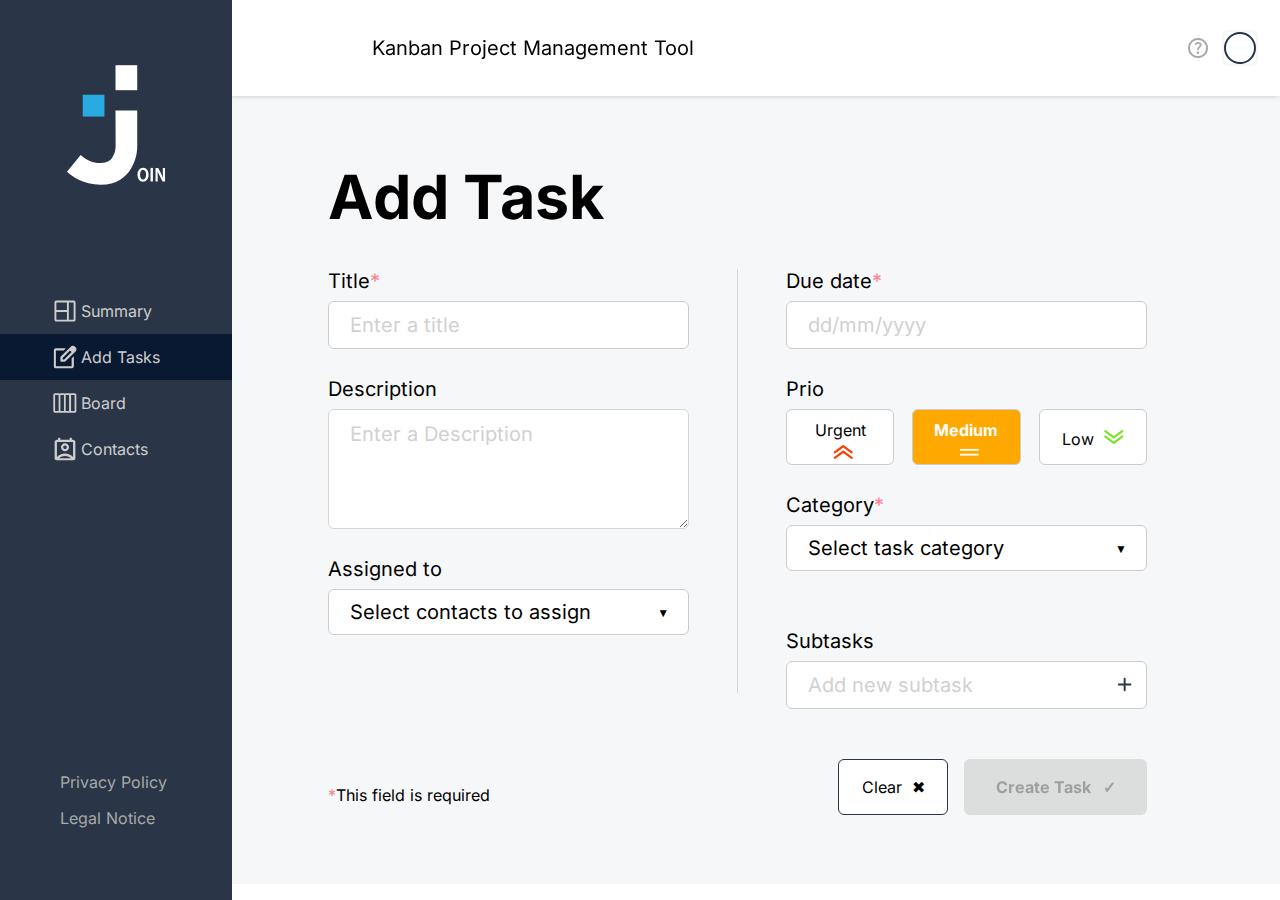
<file: html/add_tasks.html>
<!DOCTYPE html>
<html lang="de">
  <head>
    <meta charset="UTF-8" />
    <meta name="viewport" content="width=device-width, initial-scale=1.0" />
    <title>Add Tasks</title>
    <script src="../script.js"></script>
    <script src="../js/add_task_main.js" defer></script>
    <link rel="icon" type="image/png" href="../assets/icons/favicons/favicon_light.png" id="favicon" />
    <link rel="stylesheet" href="../style.css" />
    <link rel="stylesheet" href="../css/header.css" />
    <link rel="stylesheet" href="../css/navbar.css" />
    <link rel="stylesheet" href="../css/main.css" />
    <link rel="stylesheet" href="../css/media_queries.css" />
    <link rel="stylesheet" href="../css/fonts.css" />
    <link rel="stylesheet" href="../css/add_task_global.css" />
    <link rel="stylesheet" href="../css/add_task_form.css" />
    <link rel="stylesheet" href="../css/add_task_dropdown.css" />
    <link rel="stylesheet" href="../css/add_task_task_button.css" />
    <link rel="stylesheet" href="../css/add_task_media_queries.css" />
    <script src="../js/add_task_date_dropdown.js" defer></script>
    <script src="../js/add_task_subtask_navigation_reset.js" defer></script>
    <script src="../js/add_task_creation.js" defer></script>
    <script src="../js/edit_subtask_board.js" defer></script>
    <script src="../js/add_task_subtask.js"></script>
    <script src="../assets/template/board_template.js" defer></script>
    <script src="../js/board.js" defer></script>
    <script src="../js/remote_storage.js" defer></script>
  </head>
  <body onload="onloadAddtasks();" class="max-width-1440">
    <div class="header-container">
      <header>
        <img class="header-join-logo" src="../assets/icons/header/joinHeaderMobile.svg" alt="logo" />
        <p class="d-none">Kanban Project Management Tool</p>
        <div class="header-rightside-container">
          <a href="./help.html">
            <img class="header-help-icon d-none" src="../assets/icons/header/help.svg" alt="help" />
          </a>
          <div class="dropdown-container">
            <span id="headerInitials" class="header-initials d-flex-c-c" tabindex="0"></span>
            <div class="dropdown-menu">
              <ul>
                <li class="dropdown-help"><a href="../html/help.html">Help</a></li>
                <li><a href="../html/legal_notice.html">Legal Notice</a></li>
                <li><a href="../html/privacy_policy.html">Privacy Policy</a></li>
                <li>
                  <a onclick="removeUserToken()" href="../index.html">Log out</a>
                </li>
              </ul>
            </div>
          </div>
        </div>
      </header>
    </div>
    <div class="nav-container">
      <nav>
        <div class="navbar-join-icon-container d-none">
          <img src="../assets/icons/navbar/navbar_join_icon.svg" alt="" />
        </div>
        <div class="navbar-container-bottom">
          <div class="navbar-item-container">
            <a href="./summary.html" class="navbar-item" data-page="summary">
              <img src="../assets/icons/navbar/summary_Icon.svg" alt="Summary Icon" />
              <p>Summary</p>
            </a>
            <a href="./add_tasks.html" class="navbar-item" data-page="add_tasks">
              <img src="../assets/icons/navbar/add_tasks.svg" alt="Add Tasks Icon" />
              <p>Add Tasks</p>
            </a>
            <a href="./board.html" class="navbar-item" data-page="board">
              <img src="../assets/icons/navbar/board_icon.svg" alt="Board Icon" />
              <p>Board</p>
            </a>
            <a href="./contact.html" class="navbar-item" data-page="contacts">
              <img src="../assets/icons/navbar/contacts_icon.svg" alt="Contacts Icon" />
              <p>Contacts</p>
            </a>
          </div>
          <div class="navbar-disclaimer-links-container d-none">
            <a href="../html/privacy_policy.html" data-page="privacy_policy">Privacy Policy</a>
            <a href="../html/legal_notice.html" data-page="legal_notice">Legal Notice</a>
          </div>
        </div>
      </nav>
    </div>
    <div class="main-container">
      <main>
        <h1>Add Task</h1>
        <form id="form-add-task">
          <section id="section-left">
            <div class="mg-b-28">
              <p>Title<span>*</span></p>
              <input id="input-field-title" placeholder="Enter a title" type="text" required />
              <div id="titleError" class="error-msg-addtask d-none">This field is required</div>
            </div>
            <p>Description</p>
            <textarea id="input-field-description" class="resizable-textarea" placeholder="Enter a Description" type="text"></textarea>
            <p>Assigned to</p>
            <div class="add-task-custom-select" id="drop-down-1">
              <div class="select-selected" tabindex="0">Select contacts to assign</div>
              <div class="select-items"></div>
            </div>
            <div id="selected-initials">
              <div id="initials-display"></div>
            </div>
            <p class="required-note"><span>*</span>This field is required</p>
          </section>
          <div class="divider"></div>
          <section id="section-right" class="add-task-container">
            <div class="mg-b-28">
              <p>Due date<span>*</span></p>
              <input id="input-field-date" type="text" placeholder="dd/mm/yyyy" oninput="formatDate(this)" />
              <div id="dueDateError" class="error-msg-addtask d-none">This field is required</div>
            </div>
            <p>Prio</p>
            <div class="button-container">
              <button onclick="setPriority()" class="task-button" data-color="urgent" type="button">
                Urgent
                <img src="../assets/icons/add_tasks/inactive_icon_urgent.svg" alt="" />
              </button>
              <button onclick="setPriority()" class="task-button active" data-color="medium" type="button">
                Medium
                <img src="../assets/icons/add_tasks/active_icon_medium.svg" alt="" />
              </button>
              <button onclick="setPriority()" class="task-button" data-color="low" type="button">
                Low
                <img src="../assets/icons/add_tasks/inactive_icon_low.svg" alt="" />
              </button>
            </div>
            <p>Category<span>*</span></p>
            <div class="add-task-custom-select" id="drop-down-2">
              <div class="select-selected" tabindex="1">Select task category</div>
              <div class="select-items select-hide">
                <div onclick="setCategory('Technical-Task')" class="select-option" data-value="category1">Technical Task</div>
                <div onclick="setCategory('User-Story')" class="select-option" data-value="category2">User Story</div>
              </div>
              <div id="categoryError" class="error-msg-addtask d-none">This field is required</div>
            </div>
            <div class="subtask-container mg-t-28">
              <p>Subtasks</p>
              <div>
                <div class="subtask-group">
                  <input id="subtaskInput" class="subtask-input" oninput="onInputSubtaskAddTask('subtaskInput')" type="text" placeholder="Add new subtask" />
                  <div id="subtaskIcons" class="subtask-icons">
                    <img onclick="focusInput()" class="add-subtask" src="../assets/icons/board/property-add.svg" alt="add" />
                  </div>
                </div>
              </div>
              <div id="subtaskAddedList" class="subtask-added-list"></div>
            </div>
            <div class="clear-create-button-container">
              <button id="clear-button" type="button" class="clear-button">Clear &nbsp;&#10006;</button>
              <button id="create-task-button" class="create-button" onclick="createAddTask('toDo'); return false;" disabled>Create Task &nbsp;&nbsp;&#10003;</button>
            </div>
          </section>
        </form>
        <div id="add-task-message" class="add-task-message">Task added to board <img src="../assets/icons/navbar/board_icon.svg" alt="" /></div>
      </main>
    </div>
  </body>
</html>
</file>
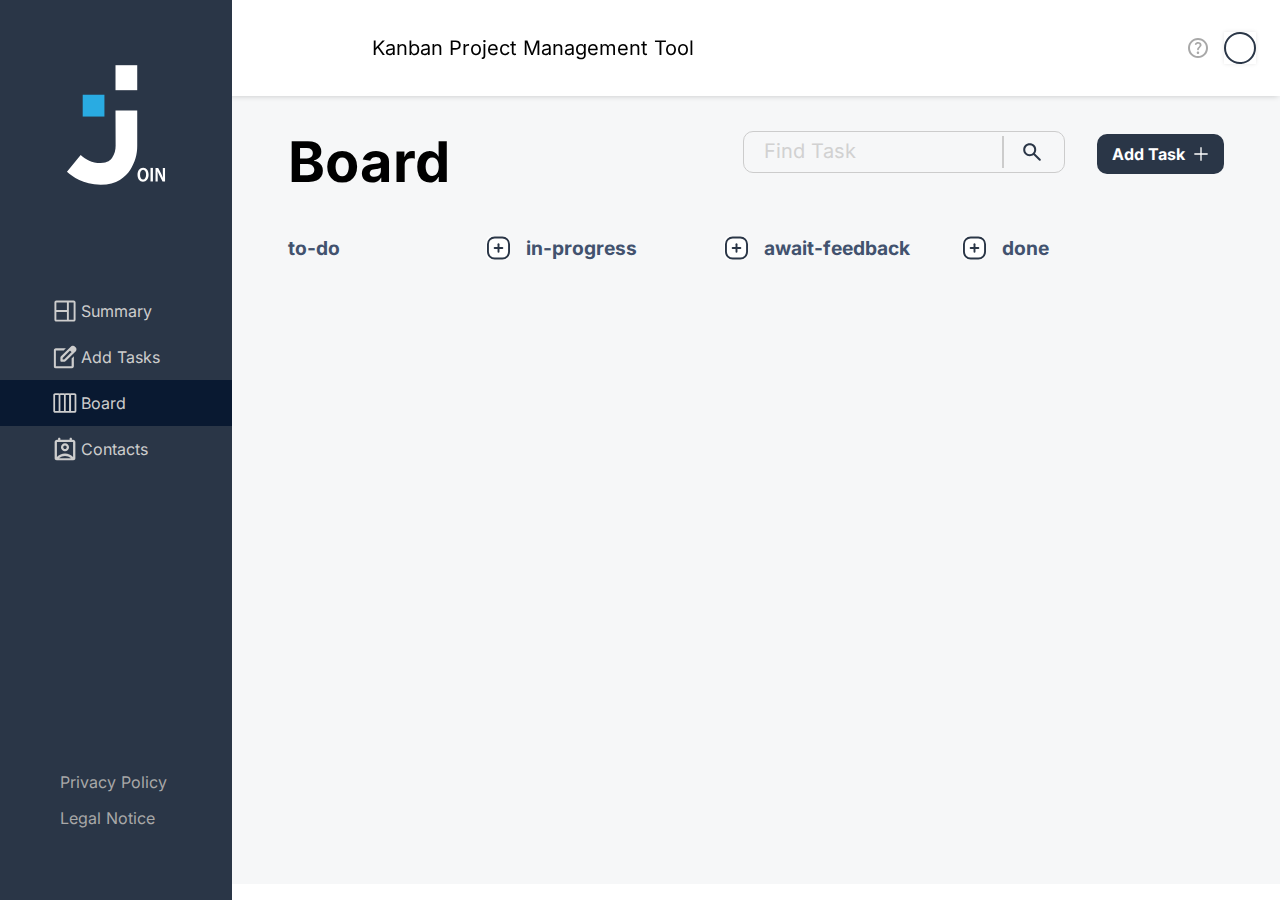
<file: html/board.html>
<!DOCTYPE html>
<html lang="en">
  <head>
    <meta charset="UTF-8" />
    <meta name="viewport" content="width=device-width, initial-scale=1.0" />
    <title>Board</title>
    <script src="../script.js" defer></script>
    <script src="../js/board.js" defer></script>
    <link rel="icon" type="image/png" href="../assets/icons/favicons/favicon_light.png" id="favicon" />
    <link rel="stylesheet" href="../style.css" />
    <link rel="stylesheet" href="../css/header.css" />
    <link rel="stylesheet" href="../css/navbar.css" />
    <link rel="stylesheet" href="../css/main.css" />
    <link rel="stylesheet" href="../css/media_queries.css" />
    <link rel="stylesheet" href="../css/fonts.css" />
    <link rel="stylesheet" href="../css/board.css" />
    <link rel="stylesheet" href="../css/add_task_global.css" />
    <link rel="stylesheet" href="../css/add_task_form.css" />
    <link rel="stylesheet" href="../css/add_task_dropdown.css" />
    <link rel="stylesheet" href="../css/add_task_task_button.css" />
    <link rel="stylesheet" href="../css/add_task_media_queries.css" />
    <script src="../js/add_task_subtask.js"></script>
    <script src="../js/add_task_main.js" defer></script>
    <script src="../js/add_task_date_dropdown.js" defer></script>
    <script src="../js/add_task_subtask_navigation_reset.js" defer></script>
    <script src="../js/add_task_creation.js" defer></script>
    <script src="../js/mutation_observer.js"></script>
    <script src="../js/animation_dialog.js"></script>
    <script src="../js/searchbar_board.js"></script>
    <script src="../js/drag_drop.js"></script>
    <script src="../js/open_task_details_board.js"></script>
    <script src="../js/edit_priority_board_task.js"></script>
    <script src="../js/edit_assignedto_task_board.js"></script>
    <script src="../js/edit_subtask_board.js" defer></script>
    <script src="../js/open_task_details_board.js"></script>
    <script src="../js/save_edit_task_board.js" defer></script>
    <script src="../js/remote_storage.js" defer></script>
    <script src="../js/open_close_dialog_board.js"></script>
    <script src="../assets/template/board_template.js"></script>
  </head>
  <body class="max-width-1440" onload="onload();">
    <div class="header-container">
      <header>
        <img class="header-join-logo" src="../assets/icons/header/joinHeaderMobile.svg" alt="logo" />
        <p class="d-none">Kanban Project Management Tool</p>
        <div class="header-rightside-container">
          <a href="./help.html">
            <img class="header-help-icon d-none" src="../assets/icons/header/help.svg" alt="help" />
          </a>

          <div class="dropdown-container">
            <span id="headerInitials" class="header-initials d-flex-c-c" tabindex="0"></span>
            <div class="dropdown-menu">
              <ul>
                <li class="dropdown-help"><a href="../html/help.html">Help</a></li>
                <li><a href="../html/legal_notice.html">Legal Notice</a></li>
                <li><a href="../html/privacy_policy.html">Privacy Policy</a></li>
                <li><a onclick="removeUserToken()" href="../index.html">Log out</a></li>
              </ul>
            </div>
          </div>
        </div>
      </header>
    </div>
    <div class="nav-container">
      <nav>
        <div class="navbar-join-icon-container d-none">
          <img src="../assets/icons/navbar/navbar_join_icon.svg" alt="" />
        </div>
        <div class="navbar-container-bottom">
          <div class="navbar-item-container">
            <a href="./summary.html" class="navbar-item" data-page="summary">
              <img src="../assets/icons/navbar/summary_Icon.svg" alt="Summary Icon" />
              <p>Summary</p>
            </a>
            <a href="./add_tasks.html" class="navbar-item" data-page="add_tasks">
              <img src="../assets/icons/navbar/add_tasks.svg" alt="Add Tasks Icon" />
              <p>Add Tasks</p>
            </a>
            <a href="./board.html" class="navbar-item" data-page="board">
              <img src="../assets/icons/navbar/board_icon.svg" alt="Board Icon" />
              <p>Board</p>
            </a>
            <a href="./contact.html" class="navbar-item" data-page="contacts">
              <img src="../assets/icons/navbar/contacts_icon.svg" alt="Contacts Icon" />
              <p>Contacts</p>
            </a>
          </div>
          <div class="navbar-disclaimer-links-container d-none">
            <a href="../html/privacy_policy.html" data-page="privacy_policy">Privacy Policy</a>
            <a href="../html/legal_notice.html" data-page="legal_notice">Legal Notice</a>
          </div>
        </div>
      </nav>
    </div>
    <div class="main-container">
      <main>
        <div class="board-header d-flex-sb-c">
          <h2>Board</h2>

          <div class="search-add-container d-flex-se-c gap-32px">
            <div class="searchbar-container">
              <div id="searchbar" class="searchbar d-flex-c-c">
                <input oninput="searchTitleOrDescription('search')" maxlength="50" type="search" id="search" class="search" placeholder="Find Task" />
                <img src="../assets/icons/board/search_lupe.svg" alt="search-btn" />
              </div>
              <span id="searchResultMsg" class="search-result-msg">No results found</span>
            </div>

            <button class="add-task d-flex-c-c btn-hover mg-b-16px addtask-btn-board" onclick="loadPopUpAddTask('toDo');" value="Add Task">
              <img src="../assets/icons/board/add_task_plus.svg" alt="plus-general" />
            </button>
          </div>
        </div>

        <div class="searchbar-container-mobile">
          <div id="searchbarMobile" class="searchbar-mobile d-flex-c-c">
            <input oninput="searchTitleOrDescription('searchMobile')" maxlength="50" type="search" id="searchMobile" class="search" placeholder="Find Task" />
            <img src="../assets/icons/board/search_lupe.svg" alt="search-btn" />
          </div>
          <span id="searchResultMsgMobile" class="search-result-msg">No results found</span>
        </div>

        <div class="section-container">
          <section id="toDo" class="to-do">
            <div class="column-title">
              <span>to-do</span>
              <button class="plus-button" onclick="loadPopUpAddTask('toDo')" aria-label="Add Task To Do"></button>
            </div>
            <div id="toDoContent" class="content" ondragleave="removeHighlight('toDoContent')" ondragover="allowDrop(event); highlight('toDoContent');" ondrop="moveTo('toDo')"></div>
          </section>

          <section id="inProgress" class="in-progress">
            <div class="column-title">
              <span>in-progress</span>
              <button class="plus-button" onclick="loadPopUpAddTask('inProgress')" aria-label="Add Task inProgress"></button>
            </div>
            <div
              id="inProgressContent"
              class="content"
              ondragleave="removeHighlight('inProgressContent')"
              ondragover="allowDrop(event); highlight('inProgressContent');"
              ondrop="moveTo('inProgress')"
            ></div>
          </section>

          <section id="awaitFeedback" class="await-feedback">
            <div class="column-title">
              <span>await-feedback</span>
              <button class="plus-button" onclick="loadPopUpAddTask('awaitFeedback')" aria-label="Add Task awaitFeedback"></button>
            </div>
            <div
              id="awaitFeedbackContent"
              class="content"
              ondragleave="removeHighlight('awaitFeedbackContent')"
              ondragover="allowDrop(event); highlight('awaitFeedbackContent');"
              ondrop="moveTo('awaitFeedback')"
            ></div>
          </section>

          <section id="done" class="done">
            <div class="column-title">
              <span>done</span>
              <span class="placeholder">P</span>
            </div>
            <div id="doneContent" class="done-content content" ondragleave="removeHighlight('doneContent')" ondragover="allowDrop(event); highlight('doneContent');" ondrop="moveTo('done')"></div>
          </section>
        </div>
        <div id="subtasksAreahtml"></div>
      </main>
    </div>
    <div class="dialog-bg d-none d-flex-c-c" id="dialog" onclick="closeDialog(event)"></div>
    <div id="add-task-message" class="add-task-message">Task added to board <img src="../assets/icons/navbar/board_icon.svg" alt="" /></div>
  </body>
</html>
</file>
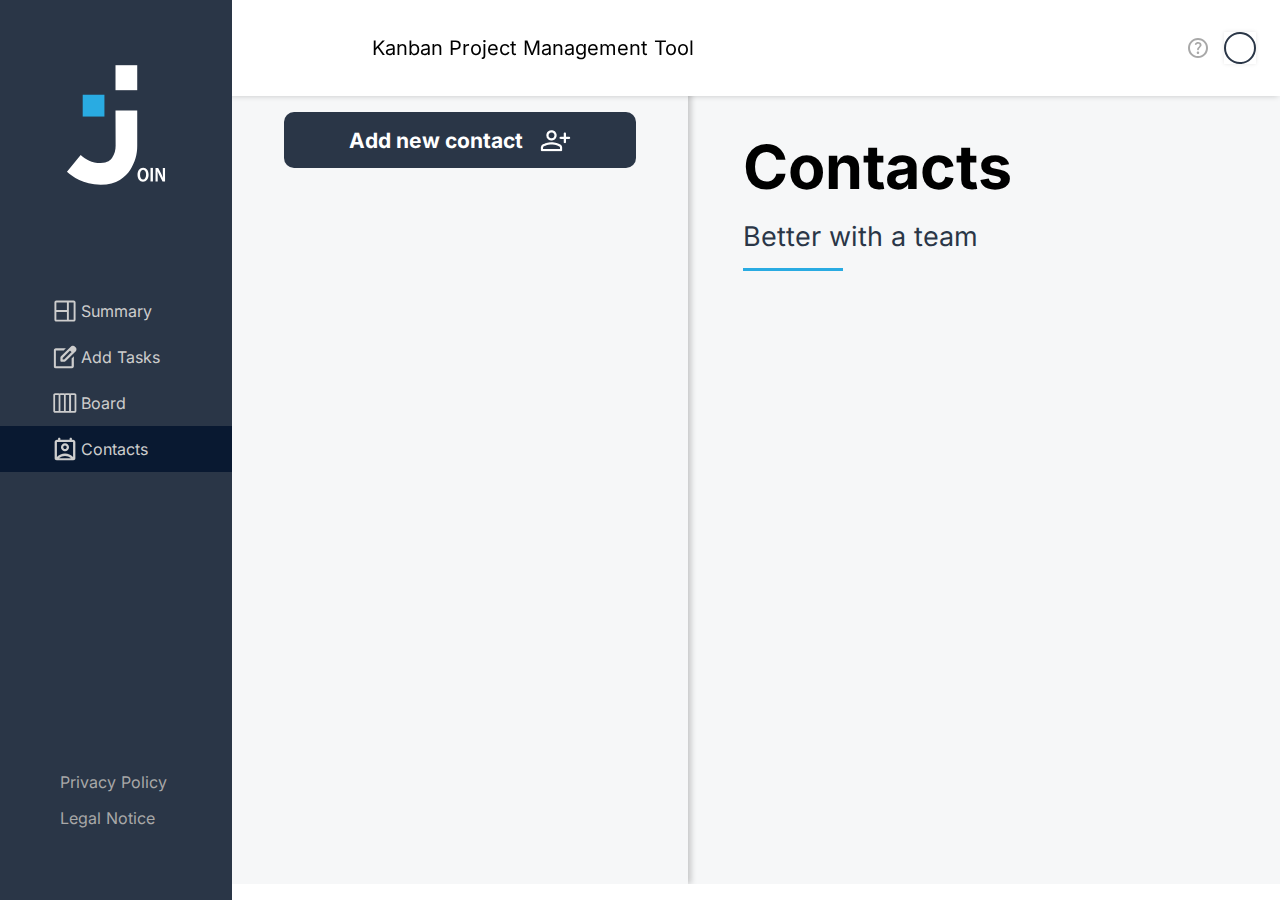
<file: html/contact.html>
<!DOCTYPE html>
<html lang="en">
  <head>
    <meta charset="UTF-8" />
    <meta name="viewport" content="width=device-width, initial-scale=1.0" />
    <title>Contact</title>
    <script src="../script.js"></script>
    <script src="../js/contact.js"></script>
    <link rel="icon" type="image/png" href="../assets/icons/favicons/favicon_light.png" id="favicon" />
    <link rel="stylesheet" href="../css/header.css" />
    <link rel="stylesheet" href="../css/navbar.css" />
    <link rel="stylesheet" href="../css/main.css" />
    <link rel="stylesheet" href="../css/media_queries.css" />
    <link rel="stylesheet" href="../css/fonts.css" />
    <link rel="stylesheet" href="../css/contact_add_contact_popup.css" />
    <link rel="stylesheet" href="../css/contact_edit_contact_popup.css" />
    <link rel="stylesheet" href="../css/contact_info.css" />
    <link rel="stylesheet" href="../css/contact_list.css" />
    <link rel="stylesheet" href="../css/contact_media_queries.css" />
    <link rel="stylesheet" href="../css/contact_slide.css" />
    <link rel="stylesheet" href="../style.css" />
    <script src="../js/remote_storage.js"></script>
    <script src="../js/contact_list.js"></script>
    <script src="../assets/template/contact_template.js"></script>
    <script src="../js/contact_popup_add_edit.js"></script>
    <script src="../js/contact_helpers.js"></script>
  </head>
  <body onload="onloadFunc()">
    <div class="background-pop-up d-none" id="background-pop-up">
      <section class="d-none pop-up-add-contact slide-in" id="pop-up-add-contact">
        <div class="contact-side-info">
          <img src="../assets/icons/contact/contact_join_logo.png" alt="Join Logo" class="contact-logo" />
          <div class="contact-side-info-div">
            <div class="add-contact">
              <span class="add-contact-headline">Add contact</span>
              <span class="add-contact-info">Tasks are better with a team!</span>
            </div>
            <img src="../assets/icons/contact/contact_line_vector.svg" alt="" class="add-contact-vector" />
          </div>
        </div>
        <div class="contact-side-popup-middle">
          <img src="../assets/icons/contact/raw_profil_img.png" alt="Konaktbild" class="contact-pic" />
        </div>
        <div class="contact-side-popup-right">
          <button class="close-popup slide-out" onclick="closeAddContact()">
            <img src="../assets/icons/contact/close-cross.svg" alt="close" />
          </button>
          <form class="form-add-contact">
            <address class="contact-field">
              <input type="text" name="name" id="name" placeholder="Name" minlength="2" pattern="[a-zA-Z\s]+" required />
              <p class="errorP">
                <span id="nameError" class="error-me d-none">Please enter your full name. Only letters are allowed.</span>
              </p>

              <input type="email" name="email" id="email" placeholder="Email" minlength="6" required />
              <p class="errorP">
                <span id="emailError" class="error-me d-none">Please enter a valid email address.</span>
              </p>

              <input type="number" name="phonenumber" id="phonenumber" placeholder="Phone" required />
              <p class="errorP">
                <span id="phoneError" class="error-me d-none">Between 6 and 15 digits required.</span>
              </p>
            </address>
            <div class="input-button">
              <button type="reset" class="cancel">Cancel &nbsp;&#10006;</button>
              <button type="button" onclick="addContact(this)" class="create">Create contact &nbsp;&nbsp;&#10003;</button>
            </div>
          </form>
        </div>
      </section>

      <section class="d-none pop-up-add-contact slide-in" id="pop-up-edit-contact">
        <div class="contact-side-info">
          <img src="../assets/icons/contact/contact_join_logo.png" alt="Join Logo" class="contact-logo" />
          <div class="contact-side-info-div">
            <div class="add-contact">
              <span class="add-contact-headline">Edit contact</span>
              <img src="../assets/icons/contact/contact_line_vector.svg" alt="" class="contact-edit-vector" />
            </div>
          </div>
        </div>
        <div class="contact-side-popup-middle">
          <div id="edit-contact-picture"></div>
        </div>
        <div class="contact-side-popup-right">
          <button class="close-popup" onclick="closeEditContact()">
            <img src="../assets/icons/contact/close-cross.svg" alt="close" />
          </button>
          <form class="form-add-contact">
            <address class="contact-field">
              <input type="text" name="name" id="edit-name" placeholder="Name" minlength="2" required />
              <p class="errorP">
                <span id="nameEditError" class="error-me d-none">Please enter your full name. Only letters are allowed.</span>
              </p>

              <input type="email" name="email" id="edit-email" placeholder="Email" minlength="6" required />
              <p class="errorP">
                <span id="emailEditError" class="error-me d-none">Please enter a valid email address.</span>
              </p>

              <input type="number" name="phonenumber" id="edit-phonenumber" placeholder="Phone" min="0" required />
              <p class="errorP">
                <span id="phoneEditError" class="error-me d-none">Between 6 and 15 digits required.</span>
              </p>
            </address>
            <div class="input-button">
              <button type="button" class="edit-delete" id="edit-delete" onclick="deleteContact(value), closeEditContact()">Delete</button>
              <button type="button" id="edit-save" onclick="editContact(value)" class="edit-save">
                Save
                <img src="../assets/icons/contact/check.svg" alt="check" />
              </button>
            </div>
          </form>
        </div>
      </section>
    </div>
    <div id="success-message" class="d-none success-message d-flex-c-c">Contact succesfully created</div>
    <div class="header-container">
      <header>
        <img class="header-join-logo" src="../assets/icons/header/joinHeaderMobile.svg" alt="logo" />
        <p class="d-none">Kanban Project Management Tool</p>
        <div class="header-rightside-container">
          <a href="./help.html">
            <img class="header-help-icon d-none" src="../assets/icons/header/help.svg" alt="help" />
          </a>
          <div class="dropdown-container">
            <span id="headerInitials" class="header-initials d-flex-c-c" tabindex="0"></span>
            <div class="dropdown-menu">
              <ul>
                <li class="dropdown-help"><a href="../html/help.html">Help</a></li>
                <li><a href="../html/legal_notice.html">Legal Notice</a></li>
                <li><a href="../html/privacy_policy.html">Privacy Policy</a></li>
                <li>
                  <a onclick="removeUserToken()" href="../index.html">Log out</a>
                </li>
              </ul>
            </div>
          </div>
        </div>
      </header>
    </div>
    <div class="nav-container">
      <nav>
        <div class="navbar-join-icon-container d-none">
          <img src="../assets/icons/navbar/navbar_join_icon.svg" alt="" />
        </div>
        <div class="navbar-container-bottom">
          <div class="navbar-item-container">
            <a href="./summary.html" class="navbar-item" data-page="summary">
              <img src="../assets/icons/navbar/summary_Icon.svg" alt="Summary Icon" />
              <p>Summary</p>
            </a>
            <a href="./add_tasks.html" class="navbar-item" data-page="add_tasks">
              <img src="../assets/icons/navbar/add_tasks.svg" alt="Add Tasks Icon" />
              <p>Add Tasks</p>
            </a>
            <a href="./board.html" class="navbar-item" data-page="board">
              <img src="../assets/icons/navbar/board_icon.svg" alt="Board Icon" />
              <p>Board</p>
            </a>
            <a href="./contact.html" class="navbar-item" data-page="contacts">
              <img src="../assets/icons/navbar/contacts_icon.svg" alt="Contacts Icon" />
              <p>Contacts</p>
            </a>
          </div>
          <div class="navbar-disclaimer-links-container d-none">
            <a href="../html/privacy_policy.html" data-page="privacy_policy">Privacy Policy</a>
            <a href="../html/legal_notice.html" data-page="legal_notice">Legal Notice</a>
          </div>
        </div>
      </nav>
    </div>
    <div class="main-container">
      <main class="main-contact">
        <div class="main-contact-side">
          <div id="contact-list-field" class="contact-list-field">
            <button onclick="openAddContact()" class="contact-list-field-button">
              <span>Add new contact</span>
              <img src="../assets/icons/contact/contact_add.png" alt="contact add" />
            </button>
            <div class="contact-list" id="content-contactlist"></div>
          </div>
        </div>
        <div id="contact-info-window" class="d-none"></div>
        <div id="contact-text-large" class="contact-text">
          <span class="span-1">Contacts</span>
          <div class="contact-vector"></div>
          <span class="span-2">Better with a team</span>
        </div>
        <div id="contact-info" class="contact-info info-hide"></div>
      </main>
    </div>
  </body>
</html>
</file>
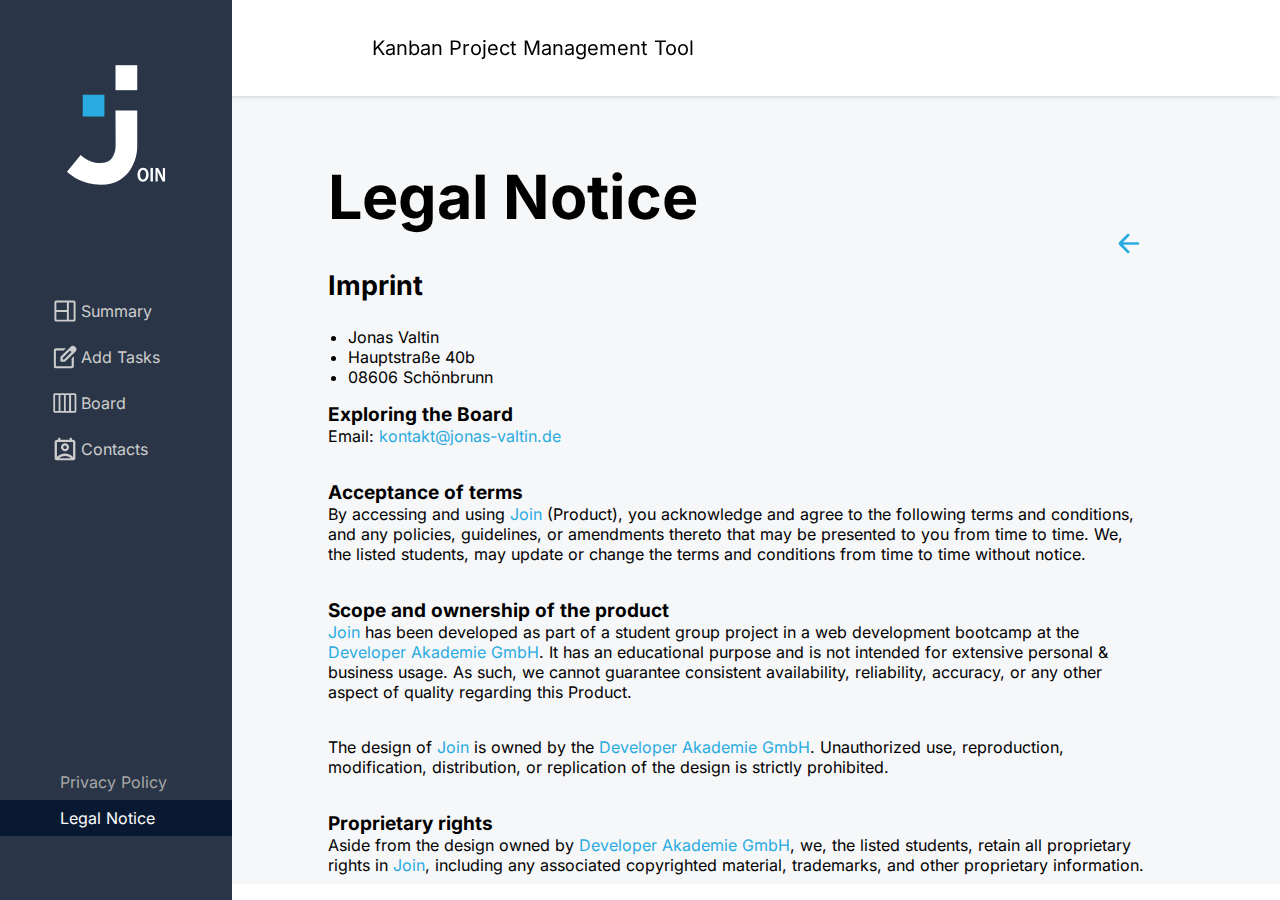
<file: html/legal_notice.html>
<!DOCTYPE html>
<html lang="de">
  <head>
    <meta charset="UTF-8" />
    <meta
      name="viewport"
      content="width=device-width, initial-scale=1.0"
    />
    <title>Legal Notice</title>
    <link
      rel="icon"
      type="image/png"
      href="../assets/icons/favicons/favicon_light.png"
      id="favicon"
    />
    <link
      rel="stylesheet"
      href="../style.css"
    />
    <link
      rel="stylesheet"
      href="../css/header.css"
    />
    <link
      rel="stylesheet"
      href="../css/navbar.css"
    />
    <link
      rel="stylesheet"
      href="../css/main.css"
    />
    <link
      rel="stylesheet"
      href="../css/media_queries.css"
    />
    <link
      rel="stylesheet"
      href="../css/fonts.css"
    />
    <script src="../script.js"></script>
  </head>
  <body class="max-width-1440">
    <div class="header-container">
      <header>
        <img
          class="header-join-logo"
          src="../assets/icons/header/joinHeaderMobile.svg"
          alt="logo"
        />
        <p class="d-none">Kanban Project Management Tool</p>
      </header>
    </div>
    <div class="nav-container">
      <nav>
        <div class="navbar-join-icon-container d-none">
          <img
            src="../assets/icons/navbar/navbar_join_icon.svg"
            alt=""
          />
        </div>
        <div class="navbar-container-bottom">
          <div class="navbar-item-container">
            <a
              href="./summary.html"
              class="navbar-item"
              data-page="summary"
            >
              <img
                src="../assets/icons/navbar/summary_Icon.svg"
                alt="Summary Icon"
              />
              <p>Summary</p>
            </a>
            <a
              href="./add_tasks.html"
              class="navbar-item"
              data-page="add_tasks"
            >
              <img
                src="../assets/icons/navbar/add_tasks.svg"
                alt="Add Tasks Icon"
              />
              <p>Add Tasks</p>
            </a>
            <a
              href="./board.html"
              class="navbar-item"
              data-page="board"
            >
              <img
                src="../assets/icons/navbar/board_icon.svg"
                alt="Board Icon"
              />
              <p>Board</p>
            </a>
            <a
              href="./contact.html"
              class="navbar-item"
              data-page="contacts"
            >
              <img
                src="../assets/icons/navbar/contacts_icon.svg"
                alt="Contacts Icon"
              />
              <p>Contacts</p>
            </a>
          </div>
          <div class="navbar-disclaimer-links-container d-none">
            <a
              href="../html/privacy_policy.html"
              data-page="privacy_policy"
              >Privacy Policy</a
            >
            <a
              href="../html/legal_notice.html"
              data-page="legal_notice"
              >Legal Notice</a
            >
          </div>
        </div>
      </nav>
    </div>
    <div class="main-container">
      <main>
        <h1 class="lnH1">Legal Notice</h1>
        <img
          onclick="goBack()"
          class="navbar-back-arrow"
          src="../assets/icons/arrow_left_line.svg"
          alt=""
        />
        <div class="lnMain">
          <div class="gap16">
            <h2 class="lnH2">Imprint</h2>
            <ul class="lnUl">
              <li>Jonas Valtin</li>
              <li>Hauptstraße 40b</li>
              <li>08606 Schönbrunn</li>
            </ul>
            <div>
              <h3 class="lnH3">Exploring the Board</h3>
              <p class="lnP">
                Email:
                <a href="mailto: kontakt@jonas-valtin.de"
                  >kontakt@jonas-valtin.de</a
                >
              </p>
            </div>
          </div>
          <div>
            <h3 class="lnH3">Acceptance of terms</h3>
            <p class="lnP">
              By accessing and using <a href="./index.html">Join</a> (Product),
              you acknowledge and agree to the following terms and conditions,
              and any policies, guidelines, or amendments thereto that may be
              presented to you from time to time. We, the listed students, may
              update or change the terms and conditions from time to time
              without notice.
            </p>
          </div>
          <div>
            <h3 class="lnH3">Scope and ownership of the product</h3>
            <p class="lnP">
              <a href="./index.html">Join</a> has been developed as part of a
              student group project in a web development bootcamp at the
              <a
                href="https://developerakademie.com/"
                target="_blank"
                >Developer Akademie GmbH</a
              >. It has an educational purpose and is not intended for extensive
              personal & business usage. As such, we cannot guarantee consistent
              availability, reliability, accuracy, or any other aspect of
              quality regarding this Product.
            </p>
            <p class="lnP">
              The design of <a href="./index.html">Join</a> is owned by the
              <a
                href="https://developerakademie.com/"
                target="_blank"
                >Developer Akademie GmbH</a
              >. Unauthorized use, reproduction, modification, distribution, or
              replication of the design is strictly prohibited.
            </p>
          </div>
          <div>
            <h3 class="lnH3">Proprietary rights</h3>
            <p class="lnP">
              Aside from the design owned by
              <a
                href="https://developerakademie.com/"
                target="_blank"
                >Developer Akademie GmbH</a
              >, we, the listed students, retain all proprietary rights in
              <a href="./index.html">Join</a>, including any associated
              copyrighted material, trademarks, and other proprietary
              information.
            </p>
          </div>
          <div>
            <h3 class="lnH3">Use of the product</h3>
            <p class="lnP">
              <a href="./index.html">Join</a> is intended to be used for lawful
              purposes only, in accordance with all applicable laws and
              regulations. Any use of <a href="index.html">Join</a> for illegal
              activities, or to harass, harm, threaten, or intimidate another
              person, is strictly prohibited. You are solely responsible for
              your interactions with other users of
              <a href="index.html">Join</a>.
            </p>
          </div>
          <div>
            <h3 class="lnH3">
              Disclaimer of warranties and limitation of liability
            </h3>
            <p class="lnP">
              <a href="./index.html">Join</a> is provided "as is" without
              warranty of any kind, whether express or implied, including but
              not limited to the implied warranties of merchantability, fitness
              for a particular purpose, and non-infringement. In no event will
              we, the listed students, or the Developer Akademie, be liable for
              any direct, indirect, incidental, special, consequential or
              exemplary damages, including but not limited to, damages for loss
              of profits, goodwill, use, data, or other intangible losses, even
              if we have been advised of the possibility of such damages,
              arising out of or in connection with the use or performance of
              <a href="./index.html">Join</a>.
            </p>
          </div>
          <div>
            <h3 class="lnH3">Indemnity</h3>
            <p class="lnP">
              You agree to indemnify, defend and hold harmless us, the listed
              students, the Developer Akademie, and our affiliates, partners,
              officers, directors, agents, and employees, from and against any
              claim, demand, loss, damage, cost, or liability (including
              reasonable legal fees) arising out of or relating to your use of
              <a href="./index.html">Join</a> and/or your breach of this Legal
              Notice.
            </p>
          </div>
          <p class="lnP">
            For any questions or notices, please contact us at
            <a href="mailto: kontakt@jonas-valtin.de">kontakt@jonas-valtin.de</a
            >.
          </p>
          <p class="lnP">Date: September 22, 2024</p>
        </div>
      </main>
    </div>
  </body>
</html>
</file>
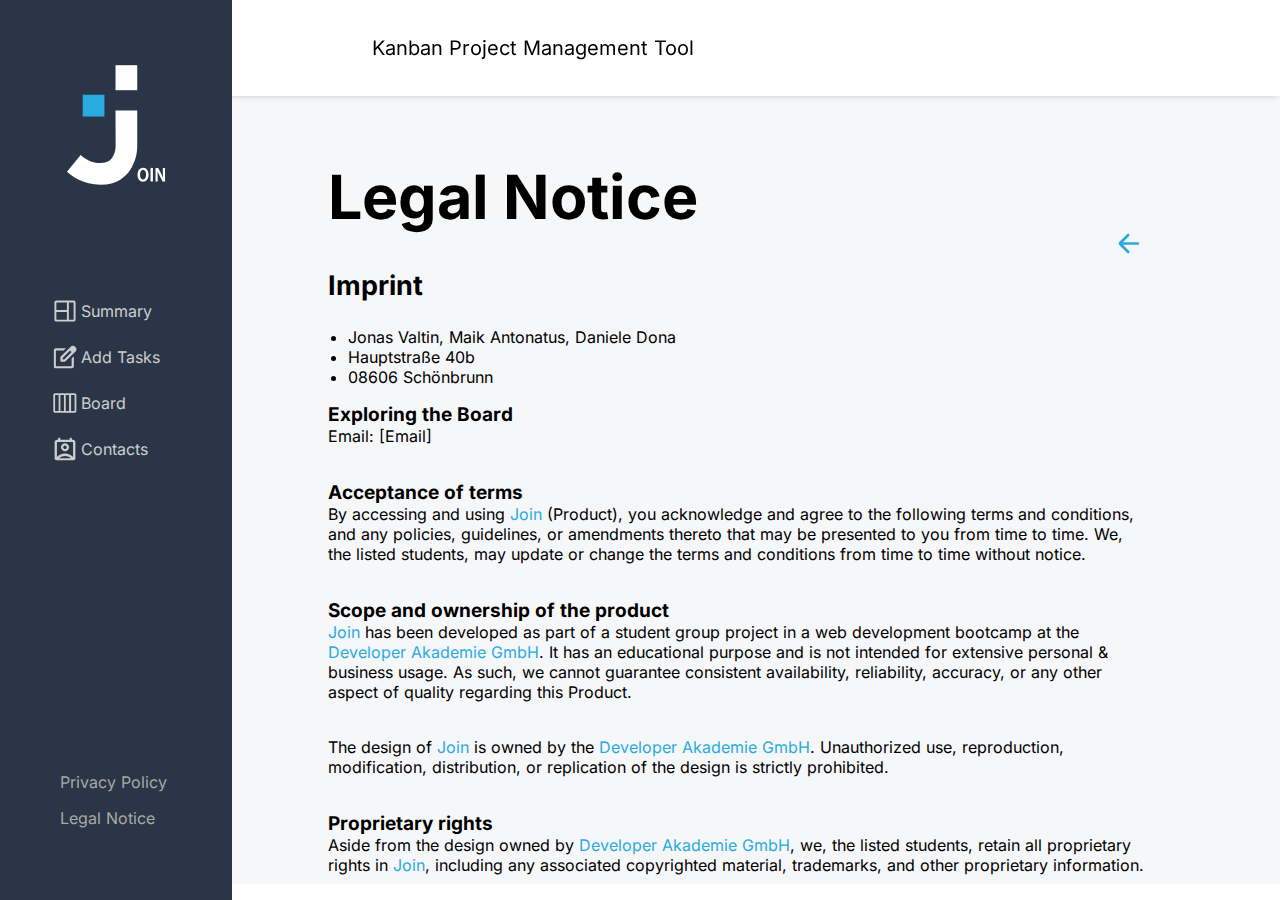
<file: html/legal_notice_loggedOut.html>
<!DOCTYPE html>
<html lang="de">
  <head>
    <meta charset="UTF-8" />
    <meta name="viewport" content="width=device-width, initial-scale=1.0" />
    <title>Legal Notice</title>
    <link rel="icon" type="image/png" href="../assets/icons/favicons/favicon_light.png" id="favicon" />
    <link rel="stylesheet" href="../style.css" />
    <link rel="stylesheet" href="../css/header.css" />
    <link rel="stylesheet" href="../css/navbar.css" />
    <link rel="stylesheet" href="../css/main.css" />
    <link rel="stylesheet" href="../css/media_queries.css" />
    <link rel="stylesheet" href="../css/fonts.css" />
    <script src="../script.js"></script>
  </head>
  <body class="max-width-1440">
    <div class="header-container">
      <header>
        <img class="header-join-logo" src="../assets/icons/header/joinHeaderMobile.svg" alt="logo" />
        <p class="d-none">Kanban Project Management Tool</p>
      </header>
    </div>
    <div class="nav-container">
      <nav>
        <div class="navbar-join-icon-container d-none">
          <img src="../assets/icons/navbar/navbar_join_icon.svg" alt="" />
        </div>
        <div class="navbar-container-bottom">
          <div class="navbar-item-container">
            <a href="../index.html" class="navbar-item" data-page="summary">
              <img src="../assets/icons/navbar/summary_Icon.svg" alt="Summary Icon" />
              <p>Summary</p>
            </a>
            <a href="../index.html" class="navbar-item" data-page="add_tasks">
              <img src="../assets/icons/navbar/add_tasks.svg" alt="Add Tasks Icon" />
              <p>Add Tasks</p>
            </a>
            <a href="../index.html" class="navbar-item" data-page="board">
              <img src="../assets/icons/navbar/board_icon.svg" alt="Board Icon" />
              <p>Board</p>
            </a>
            <a href="../index.html" class="navbar-item" data-page="contacts">
              <img src="../assets/icons/navbar/contacts_icon.svg" alt="Contacts Icon" />
              <p>Contacts</p>
            </a>
          </div>
          <div class="navbar-disclaimer-links-container d-none">
            <a href="../html/privacy_policy.html" data-page="privacy_policy">Privacy Policy</a>
            <a href="../html/legal_notice.html" data-page="legal_notice">Legal Notice</a>
          </div>
        </div>
      </nav>
    </div>
    <div class="main-container">
      <main>
        <h1 class="lnH1">Legal Notice</h1>
        <img onclick="goBack()" class="navbar-back-arrow" src="../assets/icons/arrow_left_line.svg" alt="" />
        <div class="lnMain">
          <div class="gap16">
            <h2 class="lnH2">Imprint</h2>
            <ul class="lnUl">
              <li>Jonas Valtin, Maik Antonatus, Daniele Dona</li>
              <li>Hauptstraße 40b</li>
              <li>08606 Schönbrunn</li>
            </ul>
            <div>
              <h3 class="lnH3">Exploring the Board</h3>
              <p class="lnP">Email: [Email]</p>
            </div>
          </div>
          <div>
            <h3 class="lnH3">Acceptance of terms</h3>
            <p class="lnP">
              By accessing and using <a href="./index.html">Join</a> (Product), you acknowledge and agree to the following terms and conditions, and any policies, guidelines, or amendments thereto
              that may be presented to you from time to time. We, the listed students, may update or change the terms and conditions from time to time without notice.
            </p>
          </div>
          <div>
            <h3 class="lnH3">Scope and ownership of the product</h3>
            <p class="lnP">
              <a href="./index.html">Join</a> has been developed as part of a student group project in a web development bootcamp at the
              <a href="https://developerakademie.com/" target="_blank">Developer Akademie GmbH</a>. It has an educational purpose and is not intended for extensive personal & business usage. As such,
              we cannot guarantee consistent availability, reliability, accuracy, or any other aspect of quality regarding this Product.
            </p>
            <p class="lnP">
              The design of <a href="./index.html">Join</a> is owned by the <a href="https://developerakademie.com/" target="_blank">Developer Akademie GmbH</a>. Unauthorized use, reproduction,
              modification, distribution, or replication of the design is strictly prohibited.
            </p>
          </div>
          <div>
            <h3 class="lnH3">Proprietary rights</h3>
            <p class="lnP">
              Aside from the design owned by
              <a href="https://developerakademie.com/" target="_blank">Developer Akademie GmbH</a>, we, the listed students, retain all proprietary rights in <a href="./index.html">Join</a>, including
              any associated copyrighted material, trademarks, and other proprietary information.
            </p>
          </div>
          <div>
            <h3 class="lnH3">Use of the product</h3>
            <p class="lnP">
              <a href="./index.html">Join</a> is intended to be used for lawful purposes only, in accordance with all applicable laws and regulations. Any use of <a href="index.html">Join</a> for
              illegal activities, or to harass, harm, threaten, or intimidate another person, is strictly prohibited. You are solely responsible for your interactions with other users of
              <a href="index.html">Join</a>.
            </p>
          </div>
          <div>
            <h3 class="lnH3">Disclaimer of warranties and limitation of liability</h3>
            <p class="lnP">
              <a href="./index.html">Join</a> is provided "as is" without warranty of any kind, whether express or implied, including but not limited to the implied warranties of merchantability,
              fitness for a particular purpose, and non-infringement. In no event will we, the listed students, or the Developer Akademie, be liable for any direct, indirect, incidental, special,
              consequential or exemplary damages, including but not limited to, damages for loss of profits, goodwill, use, data, or other intangible losses, even if we have been advised of the
              possibility of such damages, arising out of or in connection with the use or performance of <a href="./index.html">Join</a>.
            </p>
          </div>
          <div>
            <h3 class="lnH3">Indemnity</h3>
            <p class="lnP">
              You agree to indemnify, defend and hold harmless us, the listed students, the Developer Akademie, and our affiliates, partners, officers, directors, agents, and employees, from and
              against any claim, demand, loss, damage, cost, or liability (including reasonable legal fees) arising out of or relating to your use of
              <a href="./index.html">Join</a> and/or your breach of this Legal Notice.
            </p>
          </div>
          <p class="lnP">For any questions or notices, please contact us at [Contact Email].</p>
          <p class="lnP">Date: September 22, 2024</p>
        </div>
      </main>
    </div>
  </body>
</html>
</file>
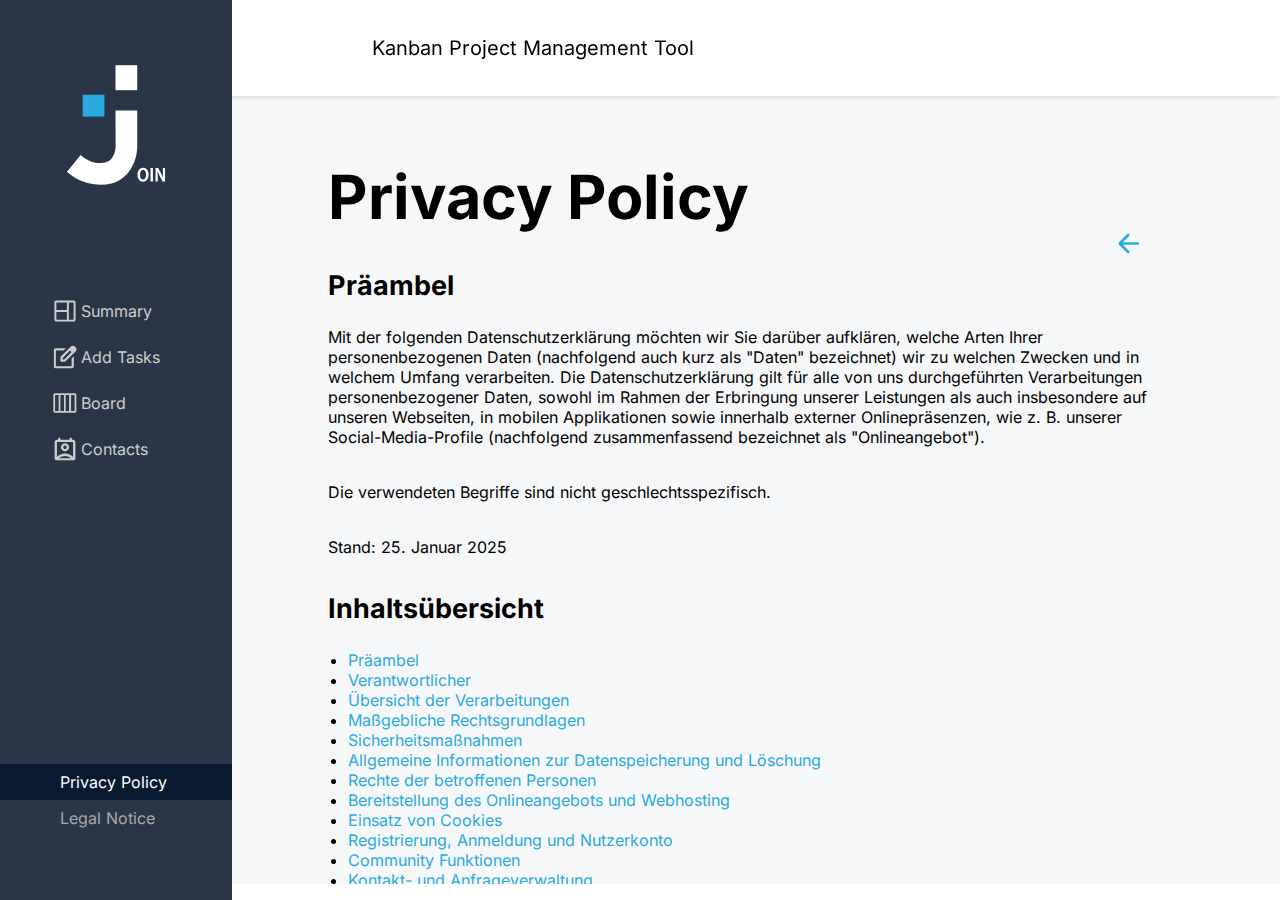
<file: html/privacy_policy.html>
<!DOCTYPE html>
<html lang="en">
  <head>
    <meta charset="UTF-8" />
    <meta name="viewport" content="width=device-width, initial-scale=1.0" />
    <title>Privacy Policy</title>
    <link rel="icon" type="image/png" href="../assets/icons/favicons/favicon_light.png" id="favicon" />
    <link rel="stylesheet" href="../style.css" />
    <link rel="stylesheet" href="../css/header.css" />
    <link rel="stylesheet" href="../css/navbar.css" />
    <link rel="stylesheet" href="../css/main.css" />
    <link rel="stylesheet" href="../css/media_queries.css" />
    <link rel="stylesheet" href="../css/fonts.css" />
    <script src="../script.js" defer></script>
  </head>
  <body class="max-width-1440">
    <div class="header-container">
      <header>
        <img class="header-join-logo" src="../assets/icons/header/joinHeaderMobile.svg" alt="logo" />
        <p class="d-none">Kanban Project Management Tool</p>
      </header>
    </div>
    <div class="nav-container">
      <nav>
        <div class="navbar-join-icon-container d-none">
          <img src="../assets/icons/navbar/navbar_join_icon.svg" alt="" />
        </div>
        <div class="navbar-container-bottom">
          <div class="navbar-item-container">
            <a href="./summary.html" class="navbar-item" data-page="summary">
              <img src="../assets/icons/navbar/summary_Icon.svg" alt="Summary Icon" />
              <p>Summary</p>
            </a>
            <a href="./add_tasks.html" class="navbar-item" data-page="add_tasks">
              <img src="../assets/icons/navbar/add_tasks.svg" alt="Add Tasks Icon" />
              <p>Add Tasks</p>
            </a>
            <a href="./board.html" class="navbar-item" data-page="board">
              <img src="../assets/icons/navbar/board_icon.svg" alt="Board Icon" />
              <p>Board</p>
            </a>
            <a href="./contact.html" class="navbar-item" data-page="contacts">
              <img src="../assets/icons/navbar/contacts_icon.svg" alt="Contacts Icon" />
              <p>Contacts</p>
            </a>
          </div>
          <div class="navbar-disclaimer-links-container d-none">
            <a href="../html/privacy_policy.html" data-page="privacy_policy">Privacy Policy</a>
            <a href="../html/legal_notice.html" data-page="legal_notice">Legal Notice</a>
          </div>
        </div>
      </nav>
    </div>
    <div class="main-container">
      <main class="privacy-policy">
        <h1>Privacy Policy</h1>
        <img onclick="goBack()" class="navbar-back-arrow" src="../assets/icons/arrow_left_line.svg" alt="" />
        <h2 id="m716">Präambel</h2>
        <p>Mit der folgenden Datenschutzerklärung möchten wir Sie darüber aufklären, welche Arten Ihrer personenbezogenen Daten (nachfolgend auch kurz als "Daten" bezeichnet) wir zu welchen Zwecken und in welchem Umfang verarbeiten. Die Datenschutzerklärung gilt für alle von uns durchgeführten Verarbeitungen personenbezogener Daten, sowohl im Rahmen der Erbringung unserer Leistungen als auch insbesondere auf unseren Webseiten, in mobilen Applikationen sowie innerhalb externer Onlinepräsenzen, wie z. B. unserer Social-Media-Profile (nachfolgend zusammenfassend bezeichnet als "Onlineangebot").</p>
        <p>Die verwendeten Begriffe sind nicht geschlechtsspezifisch.</p>

        <p>Stand: 25. Januar 2025</p><h2>Inhaltsübersicht</h2> <ul class="index"><li><a class="index-link" href="#m716">Präambel</a></li><li><a class="index-link" href="#m3">Verantwortlicher</a></li><li><a class="index-link" href="#mOverview">Übersicht der Verarbeitungen</a></li><li><a class="index-link" href="#m2427">Maßgebliche Rechtsgrundlagen</a></li><li><a class="index-link" href="#m27">Sicherheitsmaßnahmen</a></li><li><a class="index-link" href="#m12">Allgemeine Informationen zur Datenspeicherung und Löschung</a></li><li><a class="index-link" href="#m10">Rechte der betroffenen Personen</a></li><li><a class="index-link" href="#m225">Bereitstellung des Onlineangebots und Webhosting</a></li><li><a class="index-link" href="#m134">Einsatz von Cookies</a></li><li><a class="index-link" href="#m367">Registrierung, Anmeldung und Nutzerkonto</a></li><li><a class="index-link" href="#m432">Community Funktionen</a></li><li><a class="index-link" href="#m182">Kontakt- und Anfrageverwaltung</a></li><li><a class="index-link" href="#m638">Werbliche Kommunikation via E-Mail, Post, Fax oder Telefon</a></li></ul><h2 id="m3">Verantwortlicher</h2><p>Jonas Valtin<br>Hauptstraße 40b<br>08606 Schönbrunn, Deutschland</p>
        <p>E-Mail-Adresse: <a href="mailto: kontakt@jonas-valtin.de">kontakt@jonas-valtin.de</a></p>

        <h2 id="mOverview">Übersicht der Verarbeitungen</h2><p>Die nachfolgende Übersicht fasst die Arten der verarbeiteten Daten und die Zwecke ihrer Verarbeitung zusammen und verweist auf die betroffenen Personen.</p><h3>Arten der verarbeiteten Daten</h3>
        <ul><li>Bestandsdaten.</li><li>Kontaktdaten.</li><li>Inhaltsdaten.</li><li>Nutzungsdaten.</li><li>Meta-, Kommunikations- und Verfahrensdaten.</li><li>Protokolldaten.</li></ul><h3>Kategorien betroffener Personen</h3><ul><li>Kommunikationspartner.</li><li>Nutzer.</li></ul><h3>Zwecke der Verarbeitung</h3><ul><li>Erbringung vertraglicher Leistungen und Erfüllung vertraglicher Pflichten.</li><li>Kommunikation.</li><li>Sicherheitsmaßnahmen.</li><li>Direktmarketing.</li><li>Organisations- und Verwaltungsverfahren.</li><li>Feedback.</li><li>Marketing.</li><li>Bereitstellung unseres Onlineangebotes und Nutzerfreundlichkeit.</li><li>Informationstechnische Infrastruktur.</li><li>Absatzförderung.</li></ul><h2 id="m2427">Maßgebliche Rechtsgrundlagen</h2><p><strong>Maßgebliche Rechtsgrundlagen nach der DSGVO: </strong>Im Folgenden erhalten Sie eine Übersicht der Rechtsgrundlagen der DSGVO, auf deren Basis wir personenbezogene Daten verarbeiten. Bitte nehmen Sie zur Kenntnis, dass neben den Regelungen der DSGVO nationale Datenschutzvorgaben in Ihrem bzw. unserem Wohn- oder Sitzland gelten können. Sollten ferner im Einzelfall speziellere Rechtsgrundlagen maßgeblich sein, teilen wir Ihnen diese in der Datenschutzerklärung mit.</p>
        <ul><li><strong>Einwilligung (Art. 6 Abs. 1 S. 1 lit. a) DSGVO)</strong> - Die betroffene Person hat ihre Einwilligung in die Verarbeitung der sie betreffenden personenbezogenen Daten für einen spezifischen Zweck oder mehrere bestimmte Zwecke gegeben.</li><li><strong>Vertragserfüllung und vorvertragliche Anfragen (Art. 6 Abs. 1 S. 1 lit. b) DSGVO)</strong> - Die Verarbeitung ist für die Erfüllung eines Vertrags, dessen Vertragspartei die betroffene Person ist, oder zur Durchführung vorvertraglicher Maßnahmen erforderlich, die auf Anfrage der betroffenen Person erfolgen.</li><li><strong>Berechtigte Interessen (Art. 6 Abs. 1 S. 1 lit. f) DSGVO)</strong> - die Verarbeitung ist zur Wahrung der berechtigten Interessen des Verantwortlichen oder eines Dritten notwendig, vorausgesetzt, dass die Interessen, Grundrechte und Grundfreiheiten der betroffenen Person, die den Schutz personenbezogener Daten verlangen, nicht überwiegen.</li></ul><p><strong>Nationale Datenschutzregelungen in Deutschland: </strong>Zusätzlich zu den Datenschutzregelungen der DSGVO gelten nationale Regelungen zum Datenschutz in Deutschland. Hierzu gehört insbesondere das Gesetz zum Schutz vor Missbrauch personenbezogener Daten bei der Datenverarbeitung (Bundesdatenschutzgesetz – BDSG). Das BDSG enthält insbesondere Spezialregelungen zum Recht auf Auskunft, zum Recht auf Löschung, zum Widerspruchsrecht, zur Verarbeitung besonderer Kategorien personenbezogener Daten, zur Verarbeitung für andere Zwecke und zur Übermittlung sowie automatisierten Entscheidungsfindung im Einzelfall einschließlich Profiling. Ferner können Landesdatenschutzgesetze der einzelnen Bundesländer zur Anwendung gelangen.</p>
        <p><strong>Hinweis auf Geltung DSGVO und Schweizer DSG: </strong>Diese Datenschutzhinweise dienen sowohl der Informationserteilung nach dem Schweizer DSG als auch nach der Datenschutzgrundverordnung (DSGVO). Aus diesem Grund bitten wir Sie zu beachten, dass aufgrund der breiteren räumlichen Anwendung und Verständlichkeit die Begriffe der DSGVO verwendet werden. Insbesondere statt der im Schweizer DSG verwendeten Begriffe „Bearbeitung" von „Personendaten", "überwiegendes Interesse" und "besonders schützenswerte Personendaten" werden die in der DSGVO verwendeten Begriffe „Verarbeitung" von „personenbezogenen Daten" sowie "berechtigtes Interesse" und "besondere Kategorien von Daten" verwendet. Die gesetzliche Bedeutung der Begriffe wird jedoch im Rahmen der Geltung des Schweizer DSG weiterhin nach dem Schweizer DSG bestimmt.</p>

        <h2 id="m27">Sicherheitsmaßnahmen</h2><p>Wir treffen nach Maßgabe der gesetzlichen Vorgaben unter Berücksichtigung des Stands der Technik, der Implementierungskosten und der Art, des Umfangs, der Umstände und der Zwecke der Verarbeitung sowie der unterschiedlichen Eintrittswahrscheinlichkeiten und des Ausmaßes der Bedrohung der Rechte und Freiheiten natürlicher Personen geeignete technische und organisatorische Maßnahmen, um ein dem Risiko angemessenes Schutzniveau zu gewährleisten.</p>
        <p>Zu den Maßnahmen gehören insbesondere die Sicherung der Vertraulichkeit, Integrität und Verfügbarkeit von Daten durch Kontrolle des physischen und elektronischen Zugangs zu den Daten als auch des sie betreffenden Zugriffs, der Eingabe, der Weitergabe, der Sicherung der Verfügbarkeit und ihrer Trennung. Des Weiteren haben wir Verfahren eingerichtet, die eine Wahrnehmung von Betroffenenrechten, die Löschung von Daten und Reaktionen auf die Gefährdung der Daten gewährleisten. Ferner berücksichtigen wir den Schutz personenbezogener Daten bereits bei der Entwicklung bzw. Auswahl von Hardware, Software sowie Verfahren entsprechend dem Prinzip des Datenschutzes, durch Technikgestaltung und durch datenschutzfreundliche Voreinstellungen.</p>
        <p>Sicherung von Online-Verbindungen durch TLS-/SSL-Verschlüsselungstechnologie (HTTPS): Um die Daten der Nutzer, die über unsere Online-Dienste übertragen werden, vor unerlaubten Zugriffen zu schützen, setzen wir auf die TLS-/SSL-Verschlüsselungstechnologie. Secure Sockets Layer (SSL) und Transport Layer Security (TLS) sind die Eckpfeiler der sicheren Datenübertragung im Internet. Diese Technologien verschlüsseln die Informationen, die zwischen der Website oder App und dem Browser des Nutzers (oder zwischen zwei Servern) übertragen werden, wodurch die Daten vor unbefugtem Zugriff geschützt sind. TLS, als die weiterentwickelte und sicherere Version von SSL, gewährleistet, dass alle Datenübertragungen den höchsten Sicherheitsstandards entsprechen. Wenn eine Website durch ein SSL-/TLS-Zertifikat gesichert ist, wird dies durch die Anzeige von HTTPS in der URL signalisiert. Dies dient als ein Indikator für die Nutzer, dass ihre Daten sicher und verschlüsselt übertragen werden.</p>

        <h2 id="m12">Allgemeine Informationen zur Datenspeicherung und Löschung</h2><p>Wir löschen personenbezogene Daten, die wir verarbeiten, gemäß den gesetzlichen Bestimmungen, sobald die zugrundeliegenden Einwilligungen widerrufen werden oder keine weiteren rechtlichen Grundlagen für die Verarbeitung bestehen. Dies betrifft Fälle, in denen der ursprüngliche Verarbeitungszweck entfällt oder die Daten nicht mehr benötigt werden. Ausnahmen von dieser Regelung bestehen, wenn gesetzliche Pflichten oder besondere Interessen eine längere Aufbewahrung oder Archivierung der Daten erfordern.</p>
        <p>Insbesondere müssen Daten, die aus handels- oder steuerrechtlichen Gründen aufbewahrt werden müssen oder deren Speicherung notwendig ist zur Rechtsverfolgung oder zum Schutz der Rechte anderer natürlicher oder juristischer Personen, entsprechend archiviert werden.</p>
        <p>Unsere Datenschutzhinweise enthalten zusätzliche Informationen zur Aufbewahrung und Löschung von Daten, die speziell für bestimmte Verarbeitungsprozesse gelten.</p>
        <p>Bei mehreren Angaben zur Aufbewahrungsdauer oder Löschungsfristen eines Datums, ist stets die längste Frist maßgeblich.</p>
        <p>Beginnt eine Frist nicht ausdrücklich zu einem bestimmten Datum und beträgt sie mindestens ein Jahr, so startet sie automatisch am Ende des Kalenderjahres, in dem das fristauslösende Ereignis eingetreten ist. Im Fall laufender Vertragsverhältnisse, in deren Rahmen Daten gespeichert werden, ist das fristauslösende Ereignis der Zeitpunkt des Wirksamwerdens der Kündigung oder sonstige Beendigung des Rechtsverhältnisses.</p>
        <p>Daten, die nicht mehr für den ursprünglich vorgesehenen Zweck, sondern aufgrund gesetzlicher Vorgaben oder anderer Gründe aufbewahrt werden, verarbeiten wir ausschließlich zu den Gründen, die ihre Aufbewahrung rechtfertigen.</p>
        <p><strong>Weitere Hinweise zu Verarbeitungsprozessen, Verfahren und Diensten:</strong></p><ul class="m-elements"><li><strong>Aufbewahrung und Löschung von Daten: </strong>Die folgenden allgemeinen Fristen gelten für die Aufbewahrung und Archivierung nach deutschem Recht:<ul> <li>10 Jahre - Aufbewahrungsfrist für Bücher und Aufzeichnungen, Jahresabschlüsse, Inventare, Lageberichte, Eröffnungsbilanz sowie die zu ihrem Verständnis erforderlichen Arbeitsanweisungen und sonstigen Organisationsunterlagen (§ 147 Abs. 1 Nr. 1 i.V.m. Abs. 3 AO, § 14b Abs. 1 UStG, § 257 Abs. 1 Nr. 1 i.V.m. Abs. 4 HGB).</li><li>8 Jahre - Buchungsbelege, wie z. B. Rechnungen und Kostenbelege (§ 147 Abs. 1 Nr. 4 und 4a i.V.m. Abs. 3 Satz 1 AO sowie § 257 Abs. 1 Nr. 4 i.V.m. Abs. 4 HGB).</li><li>6 Jahre - Übrige Geschäftsunterlagen: empfangene Handels- oder Geschäftsbriefe, Wiedergaben der abgesandten Handels- oder Geschäftsbriefe, sonstige Unterlagen, soweit sie für die Besteuerung von Bedeutung sind, z. B. Stundenlohnzettel, Betriebsabrechnungsbögen, Kalkulationsunterlagen, Preisauszeichnungen, aber auch Lohnabrechnungsunterlagen, soweit sie nicht bereits Buchungsbelege sind und Kassenstreifen (§ 147 Abs. 1 Nr. 2, 3, 5 i.V.m. Abs. 3 AO, § 257 Abs. 1 Nr. 2 u. 3 i.V.m. Abs. 4 HGB).</li><li>3 Jahre - Daten, die erforderlich sind, um potenzielle Gewährleistungs- und Schadensersatzansprüche oder ähnliche vertragliche Ansprüche und Rechte zu berücksichtigen sowie damit verbundene Anfragen zu bearbeiten, basierend auf früheren Geschäftserfahrungen und üblichen Branchenpraktiken, werden für die Dauer der regulären gesetzlichen Verjährungsfrist von drei Jahren gespeichert (§§ 195, 199 BGB).</li> </ul></li></ul>
        <h2 id="m10">Rechte der betroffenen Personen</h2><p>Rechte der betroffenen Personen aus der DSGVO: Ihnen stehen als Betroffene nach der DSGVO verschiedene Rechte zu, die sich insbesondere aus Art. 15 bis 21 DSGVO ergeben:</p><ul><li><strong>Widerspruchsrecht: Sie haben das Recht, aus Gründen, die sich aus Ihrer besonderen Situation ergeben, jederzeit gegen die Verarbeitung der Sie betreffenden personenbezogenen Daten, die aufgrund von Art. 6 Abs. 1 lit. e oder f DSGVO erfolgt, Widerspruch einzulegen; dies gilt auch für ein auf diese Bestimmungen gestütztes Profiling. Werden die Sie betreffenden personenbezogenen Daten verarbeitet, um Direktwerbung zu betreiben, haben Sie das Recht, jederzeit Widerspruch gegen die Verarbeitung der Sie betreffenden personenbezogenen Daten zum Zwecke derartiger Werbung einzulegen; dies gilt auch für das Profiling, soweit es mit solcher Direktwerbung in Verbindung steht.</strong></li><li><strong>Widerrufsrecht bei Einwilligungen:</strong> Sie haben das Recht, erteilte Einwilligungen jederzeit zu widerrufen.</li><li><strong>Auskunftsrecht:</strong> Sie haben das Recht, eine Bestätigung darüber zu verlangen, ob betreffende Daten verarbeitet werden und auf Auskunft über diese Daten sowie auf weitere Informationen und Kopie der Daten entsprechend den gesetzlichen Vorgaben.</li><li><strong>Recht auf Berichtigung:</strong> Sie haben entsprechend den gesetzlichen Vorgaben das Recht, die Vervollständigung der Sie betreffenden Daten oder die Berichtigung der Sie betreffenden unrichtigen Daten zu verlangen.</li><li><strong>Recht auf Löschung und Einschränkung der Verarbeitung:</strong> Sie haben nach Maßgabe der gesetzlichen Vorgaben das Recht, zu verlangen, dass Sie betreffende Daten unverzüglich gelöscht werden, bzw. alternativ nach Maßgabe der gesetzlichen Vorgaben eine Einschränkung der Verarbeitung der Daten zu verlangen.</li><li><strong>Recht auf Datenübertragbarkeit:</strong> Sie haben das Recht, Sie betreffende Daten, die Sie uns bereitgestellt haben, nach Maßgabe der gesetzlichen Vorgaben in einem strukturierten, gängigen und maschinenlesbaren Format zu erhalten oder deren Übermittlung an einen anderen Verantwortlichen zu fordern.</li><li><strong>Beschwerde bei Aufsichtsbehörde:</strong> Sie haben unbeschadet eines anderweitigen verwaltungsrechtlichen oder gerichtlichen Rechtsbehelfs das Recht auf Beschwerde bei einer Aufsichtsbehörde, insbesondere in dem Mitgliedstaat ihres gewöhnlichen Aufenthaltsorts, ihres Arbeitsplatzes oder des Orts des mutmaßlichen Verstoßes, wenn Sie der Ansicht sind, dass die Verarbeitung der Sie betreffenden personenbezogenen Daten gegen die Vorgaben der DSGVO verstößt.</li></ul>

        <h2 id="m225">Bereitstellung des Onlineangebots und Webhosting</h2><p>Wir verarbeiten die Daten der Nutzer, um ihnen unsere Online-Dienste zur Verfügung stellen zu können. Zu diesem Zweck verarbeiten wir die IP-Adresse des Nutzers, die notwendig ist, um die Inhalte und Funktionen unserer Online-Dienste an den Browser oder das Endgerät der Nutzer zu übermitteln.</p>
        <ul class="m-elements"><li><strong>Verarbeitete Datenarten:</strong> Nutzungsdaten (z. B. Seitenaufrufe und Verweildauer, Klickpfade, Nutzungsintensität und -frequenz, verwendete Gerätetypen und Betriebssysteme, Interaktionen mit Inhalten und Funktionen); Meta-, Kommunikations- und Verfahrensdaten (z. B. IP-Adressen, Zeitangaben, Identifikationsnummern, beteiligte Personen). Protokolldaten (z. B. Logfiles betreffend Logins oder den Abruf von Daten oder Zugriffszeiten.).</li><li><strong>Betroffene Personen:</strong> Nutzer (z. B. Webseitenbesucher, Nutzer von Onlinediensten).</li><li><strong>Zwecke der Verarbeitung:</strong> Bereitstellung unseres Onlineangebotes und Nutzerfreundlichkeit; Informationstechnische Infrastruktur (Betrieb und Bereitstellung von Informationssystemen und technischen Geräten (Computer, Server etc.)). Sicherheitsmaßnahmen.</li><li><strong>Aufbewahrung und Löschung:</strong> Löschung entsprechend Angaben im Abschnitt "Allgemeine Informationen zur Datenspeicherung und Löschung".</li><li class=""><strong>Rechtsgrundlagen:</strong> Berechtigte Interessen (Art. 6 Abs. 1 S. 1 lit. f) DSGVO).</li></ul><p><strong>Weitere Hinweise zu Verarbeitungsprozessen, Verfahren und Diensten:</strong></p><ul class="m-elements"><li><strong>Erhebung von Zugriffsdaten und Logfiles: </strong>Der Zugriff auf unser Onlineangebot wird in Form von sogenannten "Server-Logfiles" protokolliert. Zu den Serverlogfiles können die Adresse und der Name der abgerufenen Webseiten und Dateien, Datum und Uhrzeit des Abrufs, übertragene Datenmengen, Meldung über erfolgreichen Abruf, Browsertyp nebst Version, das Betriebssystem des Nutzers, Referrer URL (die zuvor besuchte Seite) und im Regelfall IP-Adressen und der anfragende Provider gehören. Die Serverlogfiles können zum einen zu Sicherheitszwecken eingesetzt werden, z. B. um eine Überlastung der Server zu vermeiden (insbesondere im Fall von missbräuchlichen Angriffen, sogenannten DDoS-Attacken), und zum anderen, um die Auslastung der Server und ihre Stabilität sicherzustellen; <span class=""><strong>Rechtsgrundlagen:</strong> Berechtigte Interessen (Art. 6 Abs. 1 S. 1 lit. f) DSGVO). </span><strong>Löschung von Daten:</strong> Logfile-Informationen werden für die Dauer von maximal 30 Tagen gespeichert und danach gelöscht oder anonymisiert. Daten, deren weitere Aufbewahrung zu Beweiszwecken erforderlich ist, sind bis zur endgültigen Klärung des jeweiligen Vorfalls von der Löschung ausgenommen.</li></ul>
        <h2 id="m134">Einsatz von Cookies</h2><p>Unter dem Begriff „Cookies" werden Funktionen, die Informationen auf Endgeräten der Nutzer speichern und aus ihnen auslesen, verstanden. Cookies können ferner in Bezug auf unterschiedliche Anliegen Einsatz finden, etwa zu Zwecken der Funktionsfähigkeit, der Sicherheit und des Komforts von Onlineangeboten sowie der Erstellung von Analysen der Besucherströme. Wir verwenden Cookies gemäß den gesetzlichen Vorschriften. Dazu holen wir, wenn erforderlich, vorab die Zustimmung der Nutzer ein. Ist eine Zustimmung nicht notwendig, setzen wir auf unsere berechtigten Interessen. Dies gilt, wenn das Speichern und Auslesen von Informationen unerlässlich ist, um ausdrücklich angeforderte Inhalte und Funktionen bereitstellen zu können. Dazu zählen etwa die Speicherung von Einstellungen sowie die Sicherstellung der Funktionalität und Sicherheit unseres Onlineangebots. Die Einwilligung kann jederzeit widerrufen werden. Wir informieren klar über deren Umfang und welche Cookies genutzt werden.</p>
        <p><strong>Hinweise zu datenschutzrechtlichen Rechtsgrundlagen: </strong>Ob wir personenbezogene Daten mithilfe von Cookies verarbeiten, hängt von einer Einwilligung ab. Liegt eine Einwilligung vor, dient sie als Rechtsgrundlage. Ohne Einwilligung stützen wir uns auf unsere berechtigten Interessen, die vorstehend in diesem Abschnitt und im Kontext der jeweiligen Dienste und Verfahren erläutert sind.</p>
        <p><strong>Speicherdauer: </strong>Im Hinblick auf die Speicherdauer werden die folgenden Arten von Cookies unterschieden:</p><ul><li><strong>Temporäre Cookies (auch: Session- oder Sitzungscookies):</strong> Temporäre Cookies werden spätestens gelöscht, nachdem ein Nutzer ein Onlineangebot verlassen und sein Endgerät (z. B. Browser oder mobile Applikation) geschlossen hat.</li><li><strong>Permanente Cookies:</strong> Permanente Cookies bleiben auch nach dem Schließen des Endgeräts gespeichert. So können beispielsweise der Log-in-Status gespeichert und bevorzugte Inhalte direkt angezeigt werden, wenn der Nutzer eine Website erneut besucht. Ebenso können die mithilfe von Cookies erhobenen Nutzerdaten zur Reichweitenmessung Verwendung finden. Sofern wir Nutzern keine expliziten Angaben zur Art und Speicherdauer von Cookies mitteilen (z. B. im Rahmen der Einholung der Einwilligung), sollten sie davon ausgehen, dass diese permanent sind und die Speicherdauer bis zu zwei Jahre betragen kann.</li></ul><p><strong>Allgemeine Hinweise zum Widerruf und Widerspruch (Opt-out): </strong>Nutzer können die von ihnen abgegebenen Einwilligungen jederzeit widerrufen und zudem einen Widerspruch gegen die Verarbeitung entsprechend den gesetzlichen Vorgaben, auch mittels der Privatsphäre-Einstellungen ihres Browsers, erklären.</p>
        <ul class="m-elements"><li><strong>Verarbeitete Datenarten:</strong> Meta-, Kommunikations- und Verfahrensdaten (z. B. IP-Adressen, Zeitangaben, Identifikationsnummern, beteiligte Personen).</li><li><strong>Betroffene Personen:</strong> Nutzer (z. B. Webseitenbesucher, Nutzer von Onlinediensten).</li><li class=""><strong>Rechtsgrundlagen:</strong> Berechtigte Interessen (Art. 6 Abs. 1 S. 1 lit. f) DSGVO). Einwilligung (Art. 6 Abs. 1 S. 1 lit. a) DSGVO).</li></ul><p><strong>Weitere Hinweise zu Verarbeitungsprozessen, Verfahren und Diensten:</strong></p><ul class="m-elements"><li><strong>Verarbeitung von Cookie-Daten auf Grundlage einer Einwilligung: </strong>Wir setzen eine Einwilligungs-Management-Lösung ein, bei der die Einwilligung der Nutzer zur Verwendung von Cookies oder zu den im Rahmen der Einwilligungs-Management-Lösung genannten Verfahren und Anbietern eingeholt wird. Dieses Verfahren dient der Einholung, Protokollierung, Verwaltung und dem Widerruf von Einwilligungen, insbesondere bezogen auf den Einsatz von Cookies und vergleichbaren Technologien, die zur Speicherung, zum Auslesen und zur Verarbeitung von Informationen auf den Endgeräten der Nutzer eingesetzt werden. Im Rahmen dieses Verfahrens werden die Einwilligungen der Nutzer für die Nutzung von Cookies und die damit verbundenen Verarbeitungen von Informationen, einschließlich der im Einwilligungs-Management-Verfahren genannten spezifischen Verarbeitungen und Anbieter, eingeholt. Die Nutzer haben zudem die Möglichkeit, ihre Einwilligungen zu verwalten und zu widerrufen. Die Einwilligungserklärungen werden gespeichert, um eine erneute Abfrage zu vermeiden und den Nachweis der Einwilligung gemäß der gesetzlichen Anforderungen führen zu können. Die Speicherung erfolgt serverseitig und/oder in einem Cookie (sogenanntes Opt-In-Cookie) oder mittels vergleichbarer Technologien, um die Einwilligung einem spezifischen Nutzer oder dessen Gerät zuordnen zu können. Sofern keine spezifischen Angaben zu den Anbietern von Einwilligungs-Management-Diensten vorliegen, gelten folgende allgemeine Hinweise: Die Dauer der Speicherung der Einwilligung beträgt bis zu zwei Jahre. Dabei wird ein pseudonymer Nutzer-Identifikator erstellt, der zusammen mit dem Zeitpunkt der Einwilligung, den Angaben zum Umfang der Einwilligung (z. B. betreffende Kategorien von Cookies und/oder Diensteanbieter) sowie Informationen über den Browser, das System und das verwendete Endgerät gespeichert wird; <span class=""><strong>Rechtsgrundlagen:</strong> Einwilligung (Art. 6 Abs. 1 S. 1 lit. a) DSGVO).</span></li></ul>
        <h2 id="m367">Registrierung, Anmeldung und Nutzerkonto</h2><p>Nutzer können ein Nutzerkonto anlegen. Im Rahmen der Registrierung werden den Nutzern die erforderlichen Pflichtangaben mitgeteilt und zu Zwecken der Bereitstellung des Nutzerkontos auf Grundlage vertraglicher Pflichterfüllung verarbeitet. Zu den verarbeiteten Daten gehören insbesondere die Login-Informationen (Nutzername, Passwort sowie eine E-Mail-Adresse).</p>
        <p>Im Rahmen der Inanspruchnahme unserer Registrierungs- und Anmeldefunktionen sowie der Nutzung des Nutzerkontos speichern wir die IP-Adresse und den Zeitpunkt der jeweiligen Nutzerhandlung. Die Speicherung erfolgt auf Grundlage unserer berechtigten Interessen als auch jener der Nutzer an einem Schutz vor Missbrauch und sonstiger unbefugter Nutzung. Eine Weitergabe dieser Daten an Dritte erfolgt grundsätzlich nicht, es sei denn, sie ist zur Verfolgung unserer Ansprüche erforderlich oder es besteht eine gesetzliche Verpflichtung hierzu.</p>
        <p>Die Nutzer können über Vorgänge, die für deren Nutzerkonto relevant sind, wie z. B. technische Änderungen, per E-Mail informiert werden.</p>
        <ul class="m-elements"><li><strong>Verarbeitete Datenarten:</strong> Bestandsdaten (z. B. der vollständige Name, Wohnadresse, Kontaktinformationen, Kundennummer, etc.); Kontaktdaten (z. B. Post- und E-Mail-Adressen oder Telefonnummern); Inhaltsdaten (z. B. textliche oder bildliche Nachrichten und Beiträge sowie die sie betreffenden Informationen, wie z. B. Angaben zur Autorenschaft oder Zeitpunkt der Erstellung); Nutzungsdaten (z. B. Seitenaufrufe und Verweildauer, Klickpfade, Nutzungsintensität und -frequenz, verwendete Gerätetypen und Betriebssysteme, Interaktionen mit Inhalten und Funktionen). Protokolldaten (z. B. Logfiles betreffend Logins oder den Abruf von Daten oder Zugriffszeiten.).</li><li><strong>Betroffene Personen:</strong> Nutzer (z. B. Webseitenbesucher, Nutzer von Onlinediensten).</li><li><strong>Zwecke der Verarbeitung:</strong> Erbringung vertraglicher Leistungen und Erfüllung vertraglicher Pflichten; Sicherheitsmaßnahmen; Organisations- und Verwaltungsverfahren. Bereitstellung unseres Onlineangebotes und Nutzerfreundlichkeit.</li><li><strong>Aufbewahrung und Löschung:</strong> Löschung entsprechend Angaben im Abschnitt "Allgemeine Informationen zur Datenspeicherung und Löschung". Löschung nach Kündigung.</li><li class=""><strong>Rechtsgrundlagen:</strong> Vertragserfüllung und vorvertragliche Anfragen (Art. 6 Abs. 1 S. 1 lit. b) DSGVO). Berechtigte Interessen (Art. 6 Abs. 1 S. 1 lit. f) DSGVO).</li></ul><p><strong>Weitere Hinweise zu Verarbeitungsprozessen, Verfahren und Diensten:</strong></p><ul class="m-elements"><li><strong>Registrierung mit Klarnamen: </strong>Aufgrund der Natur unserer Community bitten wir die Nutzer unser Angebot nur unter Verwendung von Klarnamen zu nutzen. D. h. die Nutzung von Pseudonymen ist nicht zulässig; <span class=""><strong>Rechtsgrundlagen:</strong> Vertragserfüllung und vorvertragliche Anfragen (Art. 6 Abs. 1 S. 1 lit. b) DSGVO).</span></li><li><strong>Löschung von Daten nach Kündigung: </strong>Wenn Nutzer ihr Nutzerkonto gekündigt haben, werden deren Daten im Hinblick auf das Nutzerkonto, vorbehaltlich einer gesetzlichen Erlaubnis, Pflicht oder Einwilligung der Nutzer, gelöscht; <span class=""><strong>Rechtsgrundlagen:</strong> Vertragserfüllung und vorvertragliche Anfragen (Art. 6 Abs. 1 S. 1 lit. b) DSGVO).</span></li><li><strong>Keine Aufbewahrungspflicht für Daten: </strong>Es obliegt den Nutzern, ihre Daten bei erfolgter Kündigung vor dem Vertragsende zu sichern. Wir sind berechtigt, sämtliche während der Vertragsdauer gespeicherte Daten des Nutzers unwiederbringlich zu löschen; <span class=""><strong>Rechtsgrundlagen:</strong> Vertragserfüllung und vorvertragliche Anfragen (Art. 6 Abs. 1 S. 1 lit. b) DSGVO).</span></li></ul>
        <h2 id="m432">Community Funktionen</h2><p>Die von uns bereitgestellten Community Funktionen erlauben es Nutzern  miteinander in Konversationen oder sonst miteinander in einen Austausch zu treten. Hierbei bitten wir zu beachten, dass die Nutzung der Communityfunktionen nur unter Beachtung der geltenden Rechtslage, unserer Bedingungen und Richtlinien sowie der Rechte anderer Nutzer und Dritter gestattet ist.</p>
        <ul class="m-elements"><li><strong>Verarbeitete Datenarten:</strong> Bestandsdaten (z. B. der vollständige Name, Wohnadresse, Kontaktinformationen, Kundennummer, etc.). Nutzungsdaten (z. B. Seitenaufrufe und Verweildauer, Klickpfade, Nutzungsintensität und -frequenz, verwendete Gerätetypen und Betriebssysteme, Interaktionen mit Inhalten und Funktionen).</li><li><strong>Betroffene Personen:</strong> Nutzer (z. B. Webseitenbesucher, Nutzer von Onlinediensten).</li><li><strong>Zwecke der Verarbeitung:</strong> Erbringung vertraglicher Leistungen und Erfüllung vertraglicher Pflichten; Sicherheitsmaßnahmen. Bereitstellung unseres Onlineangebotes und Nutzerfreundlichkeit.</li><li><strong>Aufbewahrung und Löschung:</strong> Löschung entsprechend Angaben im Abschnitt "Allgemeine Informationen zur Datenspeicherung und Löschung".</li><li class=""><strong>Rechtsgrundlagen:</strong> Vertragserfüllung und vorvertragliche Anfragen (Art. 6 Abs. 1 S. 1 lit. b) DSGVO). Berechtigte Interessen (Art. 6 Abs. 1 S. 1 lit. f) DSGVO).</li></ul><p><strong>Weitere Hinweise zu Verarbeitungsprozessen, Verfahren und Diensten:</strong></p><ul class="m-elements"><li><strong>Beiträge der Nutzer sind öffentlich: </strong>Die von Nutzern erstellten Beiträge und Inhalte sind öffentlich sichtbar und zugänglich; <span class=""><strong>Rechtsgrundlagen:</strong> Vertragserfüllung und vorvertragliche Anfragen (Art. 6 Abs. 1 S. 1 lit. b) DSGVO).</span></li><li><strong>Recht zur Löschung von Inhalten und Informationen: </strong>Die Löschung von Beiträgen, Inhalten oder Angaben der Nutzer ist nach einer sachgerechten Abwägung im erforderlichen Umfang zulässig soweit konkrete Anhaltspunkte dafür bestehen, dass sie einen Verstoß gegen gesetzliche Regeln, unsere Vorgaben oder Rechte Dritter darstellen; <span class=""><strong>Rechtsgrundlagen:</strong> Vertragserfüllung und vorvertragliche Anfragen (Art. 6 Abs. 1 S. 1 lit. b) DSGVO).</span></li><li><strong>Schutz eigener Daten: </strong>Die Nutzer entscheiden selbst, welche Daten sie über sich innerhalb unseres Onlineangebotes preisgeben. Zum Beispiel, wenn Nutzer Angaben zur eigenen Person machen oder an Konversationen teilnehmen. Wir bitten die Nutzer ihre Daten zu schützen und persönliche Daten nur mit Bedacht und nur im erforderlichen Umfang zu veröffentlichen. Insbesondere bitten wir die Nutzer zu beachten, dass sie die Zugangsdaten ganz besonders schützen und sichere Passwörter verwenden müssen (d. h. vor allem möglichst lange und zufällige Zeichenkombinationen); <span class=""><strong>Rechtsgrundlagen:</strong> Vertragserfüllung und vorvertragliche Anfragen (Art. 6 Abs. 1 S. 1 lit. b) DSGVO).</span></li></ul>
        <h2 id="m182">Kontakt- und Anfrageverwaltung</h2><p>Bei der Kontaktaufnahme mit uns (z. B. per Post, Kontaktformular, E-Mail, Telefon oder via soziale Medien) sowie im Rahmen bestehender Nutzer- und Geschäftsbeziehungen werden die Angaben der anfragenden Personen verarbeitet, soweit dies zur Beantwortung der Kontaktanfragen und etwaiger angefragter Maßnahmen erforderlich ist.</p>
        <ul class="m-elements"><li><strong>Verarbeitete Datenarten:</strong> Bestandsdaten (z. B. der vollständige Name, Wohnadresse, Kontaktinformationen, Kundennummer, etc.); Kontaktdaten (z. B. Post- und E-Mail-Adressen oder Telefonnummern); Inhaltsdaten (z. B. textliche oder bildliche Nachrichten und Beiträge sowie die sie betreffenden Informationen, wie z. B. Angaben zur Autorenschaft oder Zeitpunkt der Erstellung); Nutzungsdaten (z. B. Seitenaufrufe und Verweildauer, Klickpfade, Nutzungsintensität und -frequenz, verwendete Gerätetypen und Betriebssysteme, Interaktionen mit Inhalten und Funktionen). Meta-, Kommunikations- und Verfahrensdaten (z. B. IP-Adressen, Zeitangaben, Identifikationsnummern, beteiligte Personen).</li><li><strong>Betroffene Personen:</strong> Kommunikationspartner.</li><li><strong>Zwecke der Verarbeitung:</strong> Kommunikation; Organisations- und Verwaltungsverfahren; Feedback (z. B. Sammeln von Feedback via Online-Formular). Bereitstellung unseres Onlineangebotes und Nutzerfreundlichkeit.</li><li><strong>Aufbewahrung und Löschung:</strong> Löschung entsprechend Angaben im Abschnitt "Allgemeine Informationen zur Datenspeicherung und Löschung".</li><li class=""><strong>Rechtsgrundlagen:</strong> Berechtigte Interessen (Art. 6 Abs. 1 S. 1 lit. f) DSGVO). Vertragserfüllung und vorvertragliche Anfragen (Art. 6 Abs. 1 S. 1 lit. b) DSGVO).</li></ul><p><strong>Weitere Hinweise zu Verarbeitungsprozessen, Verfahren und Diensten:</strong></p><ul class="m-elements"><li><strong>Kontaktformular: </strong>Bei Kontaktaufnahme über unser Kontaktformular, per E-Mail oder anderen Kommunikationswegen, verarbeiten wir die uns übermittelten personenbezogenen Daten zur Beantwortung und Bearbeitung des jeweiligen Anliegens. Dies umfasst in der Regel Angaben wie Name, Kontaktinformationen und gegebenenfalls weitere Informationen, die uns mitgeteilt werden und zur angemessenen Bearbeitung erforderlich sind. Wir nutzen diese Daten ausschließlich für den angegebenen Zweck der Kontaktaufnahme und Kommunikation; <span class=""><strong>Rechtsgrundlagen:</strong> Vertragserfüllung und vorvertragliche Anfragen (Art. 6 Abs. 1 S. 1 lit. b) DSGVO), Berechtigte Interessen (Art. 6 Abs. 1 S. 1 lit. f) DSGVO).</span></li></ul>
        <h2 id="m638">Werbliche Kommunikation via E-Mail, Post, Fax oder Telefon</h2><p>Wir verarbeiten personenbezogene Daten zu Zwecken der werblichen Kommunikation, die über diverse Kanäle, wie z. B. E-Mail, Telefon, Post oder Fax, entsprechend den gesetzlichen Vorgaben erfolgen kann.</p>
        <p>Die Empfänger haben das Recht, erteilte Einwilligungen jederzeit zu widerrufen oder der werblichen Kommunikation jederzeit zu widersprechen.</p>
        <p>Nach Widerruf oder Widerspruch speichern wir die zum Nachweis der bisherigen Berechtigung erforderlichen Daten zur Kontaktaufnahme oder Zusendung bis zu drei Jahre nach Ablauf des Jahres des Widerrufs oder Widerspruchs auf der Grundlage unserer berechtigten Interessen. Die Verarbeitung dieser Daten ist auf den Zweck einer möglichen Abwehr von Ansprüchen beschränkt. Auf der Grundlage des berechtigten Interesses, den Widerruf bzw. Widerspruch der Nutzer dauerhaft zu beachten, speichern wir ferner die zur Vermeidung einer erneuten Kontaktaufnahme erforderlichen Daten (z. B. je nach Kommunikationskanal die E-Mail-Adresse, Telefonnummer, Name).</p>
        <ul class="m-elements"><li><strong>Verarbeitete Datenarten:</strong> Bestandsdaten (z. B. der vollständige Name, Wohnadresse, Kontaktinformationen, Kundennummer, etc.); Kontaktdaten (z. B. Post- und E-Mail-Adressen oder Telefonnummern). Inhaltsdaten (z. B. textliche oder bildliche Nachrichten und Beiträge sowie die sie betreffenden Informationen, wie z. B. Angaben zur Autorenschaft oder Zeitpunkt der Erstellung).</li><li><strong>Betroffene Personen:</strong> Kommunikationspartner.</li><li><strong>Zwecke der Verarbeitung:</strong> Direktmarketing (z. B. per E-Mail oder postalisch); Marketing. Absatzförderung.</li><li><strong>Aufbewahrung und Löschung:</strong> Löschung entsprechend Angaben im Abschnitt "Allgemeine Informationen zur Datenspeicherung und Löschung".</li><li class=""><strong>Rechtsgrundlagen:</strong> Einwilligung (Art. 6 Abs. 1 S. 1 lit. a) DSGVO). Berechtigte Interessen (Art. 6 Abs. 1 S. 1 lit. f) DSGVO).</li></ul>
        <p class="seal"><a href="https://datenschutz-generator.de/" title="Rechtstext von Dr. Schwenke - für weitere Informationen bitte anklicken." target="_blank" rel="noopener noreferrer nofollow">Erstellt mit kostenlosem Datenschutz-Generator.de von Dr. Thomas Schwenke</a></p>
      </main>
    </div>
  </body>
</html>
</file>
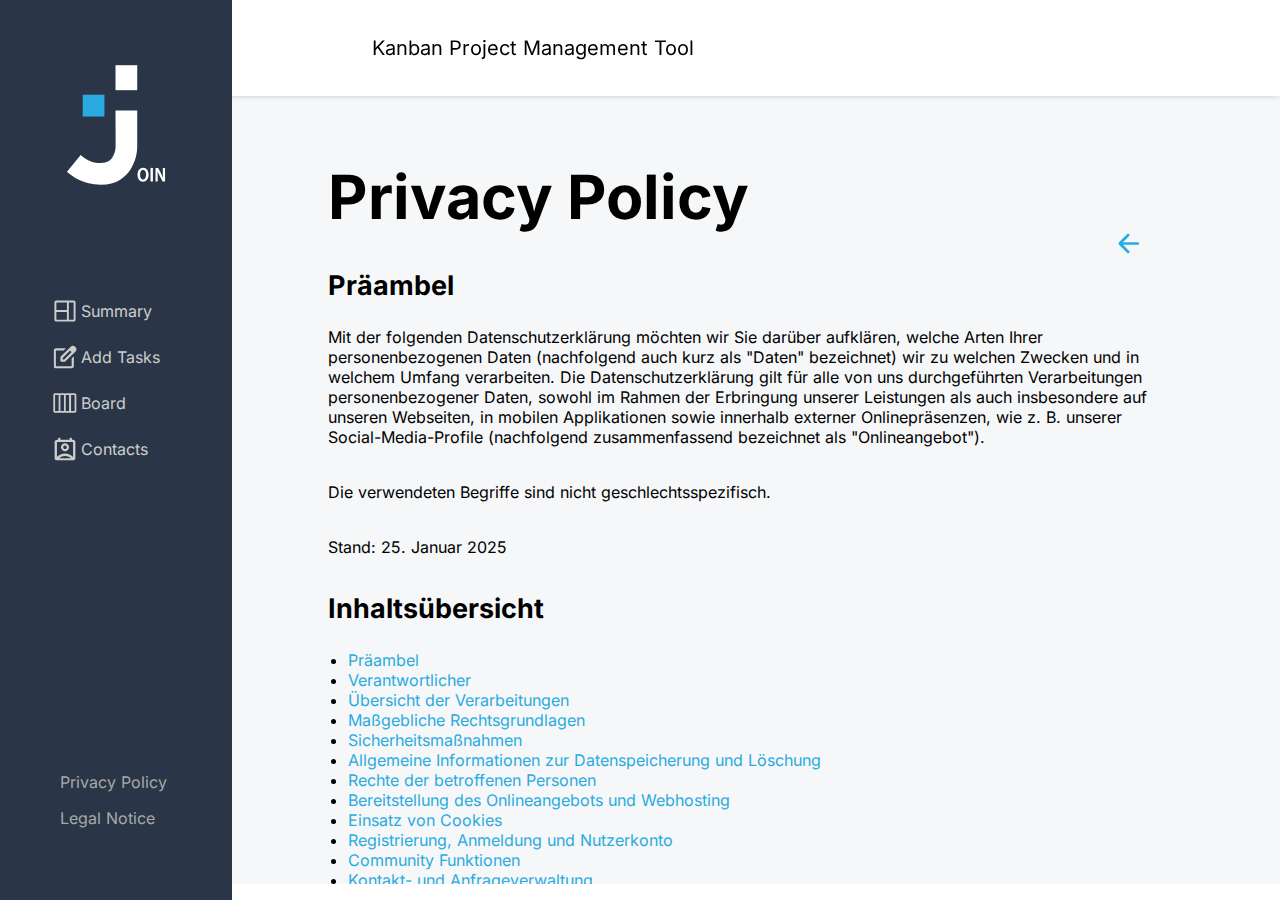
<file: html/privacy_policy_loggedOut.html>
<!DOCTYPE html>
<html lang="en">
  <head>
    <meta charset="UTF-8" />
    <meta name="viewport" content="width=device-width, initial-scale=1.0" />
    <title>Privacy Policy</title>
    <link rel="icon" type="image/png" href="../assets/icons/favicons/favicon_light.png" id="favicon" />
    <link rel="stylesheet" href="../style.css" />
    <link rel="stylesheet" href="../css/header.css" />
    <link rel="stylesheet" href="../css/navbar.css" />
    <link rel="stylesheet" href="../css/main.css" />
    <link rel="stylesheet" href="../css/media_queries.css" />
    <link rel="stylesheet" href="../css/fonts.css" />
    <script src="../script.js" defer></script>
  </head>
  <body class="max-width-1440">
    <div class="header-container">
      <header>
        <img class="header-join-logo" src="../assets/icons/header/joinHeaderMobile.svg" alt="logo" />
        <p class="d-none">Kanban Project Management Tool</p>
      </header>
    </div>
    <div class="nav-container">
      <nav>
        <div class="navbar-join-icon-container d-none">
          <img src="../assets/icons/navbar/navbar_join_icon.svg" alt="" />
        </div>
        <div class="navbar-container-bottom">
          <div class="navbar-item-container">
            <a href="../index.html" class="navbar-item" data-page="summary">
              <img src="../assets/icons/navbar/summary_Icon.svg" alt="Summary Icon" />
              <p>Summary</p>
            </a>
            <a href="../index.html" class="navbar-item" data-page="add_tasks">
              <img src="../assets/icons/navbar/add_tasks.svg" alt="Add Tasks Icon" />
              <p>Add Tasks</p>
            </a>
            <a href="../index.html" class="navbar-item" data-page="board">
              <img src="../assets/icons/navbar/board_icon.svg" alt="Board Icon" />
              <p>Board</p>
            </a>
            <a href="../index.html" class="navbar-item" data-page="contacts">
              <img src="../assets/icons/navbar/contacts_icon.svg" alt="Contacts Icon" />
              <p>Contacts</p>
            </a>
          </div>
          <div class="navbar-disclaimer-links-container d-none">
            <a href="../html/privacy_policy.html" data-page="privacy_policy">Privacy Policy</a>
            <a href="../html/legal_notice.html" data-page="legal_notice">Legal Notice</a>
          </div>
        </div>
      </nav>
    </div>
    <div class="main-container">
      <main class="privacy-policy">
        <h1>Privacy Policy</h1>
        <img onclick="goBack()" class="navbar-back-arrow" src="../assets/icons/arrow_left_line.svg" alt="" />
        <h2 id="m716">Präambel</h2>
        <p>Mit der folgenden Datenschutzerklärung möchten wir Sie darüber aufklären, welche Arten Ihrer personenbezogenen Daten (nachfolgend auch kurz als "Daten" bezeichnet) wir zu welchen Zwecken und in welchem Umfang verarbeiten. Die Datenschutzerklärung gilt für alle von uns durchgeführten Verarbeitungen personenbezogener Daten, sowohl im Rahmen der Erbringung unserer Leistungen als auch insbesondere auf unseren Webseiten, in mobilen Applikationen sowie innerhalb externer Onlinepräsenzen, wie z. B. unserer Social-Media-Profile (nachfolgend zusammenfassend bezeichnet als "Onlineangebot").</p>
        <p>Die verwendeten Begriffe sind nicht geschlechtsspezifisch.</p>

        <p>Stand: 25. Januar 2025</p><h2>Inhaltsübersicht</h2> <ul class="index"><li><a class="index-link" href="#m716">Präambel</a></li><li><a class="index-link" href="#m3">Verantwortlicher</a></li><li><a class="index-link" href="#mOverview">Übersicht der Verarbeitungen</a></li><li><a class="index-link" href="#m2427">Maßgebliche Rechtsgrundlagen</a></li><li><a class="index-link" href="#m27">Sicherheitsmaßnahmen</a></li><li><a class="index-link" href="#m12">Allgemeine Informationen zur Datenspeicherung und Löschung</a></li><li><a class="index-link" href="#m10">Rechte der betroffenen Personen</a></li><li><a class="index-link" href="#m225">Bereitstellung des Onlineangebots und Webhosting</a></li><li><a class="index-link" href="#m134">Einsatz von Cookies</a></li><li><a class="index-link" href="#m367">Registrierung, Anmeldung und Nutzerkonto</a></li><li><a class="index-link" href="#m432">Community Funktionen</a></li><li><a class="index-link" href="#m182">Kontakt- und Anfrageverwaltung</a></li><li><a class="index-link" href="#m638">Werbliche Kommunikation via E-Mail, Post, Fax oder Telefon</a></li></ul><h2 id="m3">Verantwortlicher</h2><p>Jonas Valtin<br>Hauptstraße 40b<br>08606 Schönbrunn, Deutschland</p>
        <p>E-Mail-Adresse: <a href="mailto:j.valtin@online.de">j.valtin@online.de</a></p>

        <h2 id="mOverview">Übersicht der Verarbeitungen</h2><p>Die nachfolgende Übersicht fasst die Arten der verarbeiteten Daten und die Zwecke ihrer Verarbeitung zusammen und verweist auf die betroffenen Personen.</p><h3>Arten der verarbeiteten Daten</h3>
        <ul><li>Bestandsdaten.</li><li>Kontaktdaten.</li><li>Inhaltsdaten.</li><li>Nutzungsdaten.</li><li>Meta-, Kommunikations- und Verfahrensdaten.</li><li>Protokolldaten.</li></ul><h3>Kategorien betroffener Personen</h3><ul><li>Kommunikationspartner.</li><li>Nutzer.</li></ul><h3>Zwecke der Verarbeitung</h3><ul><li>Erbringung vertraglicher Leistungen und Erfüllung vertraglicher Pflichten.</li><li>Kommunikation.</li><li>Sicherheitsmaßnahmen.</li><li>Direktmarketing.</li><li>Organisations- und Verwaltungsverfahren.</li><li>Feedback.</li><li>Marketing.</li><li>Bereitstellung unseres Onlineangebotes und Nutzerfreundlichkeit.</li><li>Informationstechnische Infrastruktur.</li><li>Absatzförderung.</li></ul><h2 id="m2427">Maßgebliche Rechtsgrundlagen</h2><p><strong>Maßgebliche Rechtsgrundlagen nach der DSGVO: </strong>Im Folgenden erhalten Sie eine Übersicht der Rechtsgrundlagen der DSGVO, auf deren Basis wir personenbezogene Daten verarbeiten. Bitte nehmen Sie zur Kenntnis, dass neben den Regelungen der DSGVO nationale Datenschutzvorgaben in Ihrem bzw. unserem Wohn- oder Sitzland gelten können. Sollten ferner im Einzelfall speziellere Rechtsgrundlagen maßgeblich sein, teilen wir Ihnen diese in der Datenschutzerklärung mit.</p>
        <ul><li><strong>Einwilligung (Art. 6 Abs. 1 S. 1 lit. a) DSGVO)</strong> - Die betroffene Person hat ihre Einwilligung in die Verarbeitung der sie betreffenden personenbezogenen Daten für einen spezifischen Zweck oder mehrere bestimmte Zwecke gegeben.</li><li><strong>Vertragserfüllung und vorvertragliche Anfragen (Art. 6 Abs. 1 S. 1 lit. b) DSGVO)</strong> - Die Verarbeitung ist für die Erfüllung eines Vertrags, dessen Vertragspartei die betroffene Person ist, oder zur Durchführung vorvertraglicher Maßnahmen erforderlich, die auf Anfrage der betroffenen Person erfolgen.</li><li><strong>Berechtigte Interessen (Art. 6 Abs. 1 S. 1 lit. f) DSGVO)</strong> - die Verarbeitung ist zur Wahrung der berechtigten Interessen des Verantwortlichen oder eines Dritten notwendig, vorausgesetzt, dass die Interessen, Grundrechte und Grundfreiheiten der betroffenen Person, die den Schutz personenbezogener Daten verlangen, nicht überwiegen.</li></ul><p><strong>Nationale Datenschutzregelungen in Deutschland: </strong>Zusätzlich zu den Datenschutzregelungen der DSGVO gelten nationale Regelungen zum Datenschutz in Deutschland. Hierzu gehört insbesondere das Gesetz zum Schutz vor Missbrauch personenbezogener Daten bei der Datenverarbeitung (Bundesdatenschutzgesetz – BDSG). Das BDSG enthält insbesondere Spezialregelungen zum Recht auf Auskunft, zum Recht auf Löschung, zum Widerspruchsrecht, zur Verarbeitung besonderer Kategorien personenbezogener Daten, zur Verarbeitung für andere Zwecke und zur Übermittlung sowie automatisierten Entscheidungsfindung im Einzelfall einschließlich Profiling. Ferner können Landesdatenschutzgesetze der einzelnen Bundesländer zur Anwendung gelangen.</p>
        <p><strong>Hinweis auf Geltung DSGVO und Schweizer DSG: </strong>Diese Datenschutzhinweise dienen sowohl der Informationserteilung nach dem Schweizer DSG als auch nach der Datenschutzgrundverordnung (DSGVO). Aus diesem Grund bitten wir Sie zu beachten, dass aufgrund der breiteren räumlichen Anwendung und Verständlichkeit die Begriffe der DSGVO verwendet werden. Insbesondere statt der im Schweizer DSG verwendeten Begriffe „Bearbeitung" von „Personendaten", "überwiegendes Interesse" und "besonders schützenswerte Personendaten" werden die in der DSGVO verwendeten Begriffe „Verarbeitung" von „personenbezogenen Daten" sowie "berechtigtes Interesse" und "besondere Kategorien von Daten" verwendet. Die gesetzliche Bedeutung der Begriffe wird jedoch im Rahmen der Geltung des Schweizer DSG weiterhin nach dem Schweizer DSG bestimmt.</p>

        <h2 id="m27">Sicherheitsmaßnahmen</h2><p>Wir treffen nach Maßgabe der gesetzlichen Vorgaben unter Berücksichtigung des Stands der Technik, der Implementierungskosten und der Art, des Umfangs, der Umstände und der Zwecke der Verarbeitung sowie der unterschiedlichen Eintrittswahrscheinlichkeiten und des Ausmaßes der Bedrohung der Rechte und Freiheiten natürlicher Personen geeignete technische und organisatorische Maßnahmen, um ein dem Risiko angemessenes Schutzniveau zu gewährleisten.</p>
        <p>Zu den Maßnahmen gehören insbesondere die Sicherung der Vertraulichkeit, Integrität und Verfügbarkeit von Daten durch Kontrolle des physischen und elektronischen Zugangs zu den Daten als auch des sie betreffenden Zugriffs, der Eingabe, der Weitergabe, der Sicherung der Verfügbarkeit und ihrer Trennung. Des Weiteren haben wir Verfahren eingerichtet, die eine Wahrnehmung von Betroffenenrechten, die Löschung von Daten und Reaktionen auf die Gefährdung der Daten gewährleisten. Ferner berücksichtigen wir den Schutz personenbezogener Daten bereits bei der Entwicklung bzw. Auswahl von Hardware, Software sowie Verfahren entsprechend dem Prinzip des Datenschutzes, durch Technikgestaltung und durch datenschutzfreundliche Voreinstellungen.</p>
        <p>Sicherung von Online-Verbindungen durch TLS-/SSL-Verschlüsselungstechnologie (HTTPS): Um die Daten der Nutzer, die über unsere Online-Dienste übertragen werden, vor unerlaubten Zugriffen zu schützen, setzen wir auf die TLS-/SSL-Verschlüsselungstechnologie. Secure Sockets Layer (SSL) und Transport Layer Security (TLS) sind die Eckpfeiler der sicheren Datenübertragung im Internet. Diese Technologien verschlüsseln die Informationen, die zwischen der Website oder App und dem Browser des Nutzers (oder zwischen zwei Servern) übertragen werden, wodurch die Daten vor unbefugtem Zugriff geschützt sind. TLS, als die weiterentwickelte und sicherere Version von SSL, gewährleistet, dass alle Datenübertragungen den höchsten Sicherheitsstandards entsprechen. Wenn eine Website durch ein SSL-/TLS-Zertifikat gesichert ist, wird dies durch die Anzeige von HTTPS in der URL signalisiert. Dies dient als ein Indikator für die Nutzer, dass ihre Daten sicher und verschlüsselt übertragen werden.</p>

        <h2 id="m12">Allgemeine Informationen zur Datenspeicherung und Löschung</h2><p>Wir löschen personenbezogene Daten, die wir verarbeiten, gemäß den gesetzlichen Bestimmungen, sobald die zugrundeliegenden Einwilligungen widerrufen werden oder keine weiteren rechtlichen Grundlagen für die Verarbeitung bestehen. Dies betrifft Fälle, in denen der ursprüngliche Verarbeitungszweck entfällt oder die Daten nicht mehr benötigt werden. Ausnahmen von dieser Regelung bestehen, wenn gesetzliche Pflichten oder besondere Interessen eine längere Aufbewahrung oder Archivierung der Daten erfordern.</p>
        <p>Insbesondere müssen Daten, die aus handels- oder steuerrechtlichen Gründen aufbewahrt werden müssen oder deren Speicherung notwendig ist zur Rechtsverfolgung oder zum Schutz der Rechte anderer natürlicher oder juristischer Personen, entsprechend archiviert werden.</p>
        <p>Unsere Datenschutzhinweise enthalten zusätzliche Informationen zur Aufbewahrung und Löschung von Daten, die speziell für bestimmte Verarbeitungsprozesse gelten.</p>
        <p>Bei mehreren Angaben zur Aufbewahrungsdauer oder Löschungsfristen eines Datums, ist stets die längste Frist maßgeblich.</p>
        <p>Beginnt eine Frist nicht ausdrücklich zu einem bestimmten Datum und beträgt sie mindestens ein Jahr, so startet sie automatisch am Ende des Kalenderjahres, in dem das fristauslösende Ereignis eingetreten ist. Im Fall laufender Vertragsverhältnisse, in deren Rahmen Daten gespeichert werden, ist das fristauslösende Ereignis der Zeitpunkt des Wirksamwerdens der Kündigung oder sonstige Beendigung des Rechtsverhältnisses.</p>
        <p>Daten, die nicht mehr für den ursprünglich vorgesehenen Zweck, sondern aufgrund gesetzlicher Vorgaben oder anderer Gründe aufbewahrt werden, verarbeiten wir ausschließlich zu den Gründen, die ihre Aufbewahrung rechtfertigen.</p>
        <p><strong>Weitere Hinweise zu Verarbeitungsprozessen, Verfahren und Diensten:</strong></p><ul class="m-elements"><li><strong>Aufbewahrung und Löschung von Daten: </strong>Die folgenden allgemeinen Fristen gelten für die Aufbewahrung und Archivierung nach deutschem Recht:<ul> <li>10 Jahre - Aufbewahrungsfrist für Bücher und Aufzeichnungen, Jahresabschlüsse, Inventare, Lageberichte, Eröffnungsbilanz sowie die zu ihrem Verständnis erforderlichen Arbeitsanweisungen und sonstigen Organisationsunterlagen (§ 147 Abs. 1 Nr. 1 i.V.m. Abs. 3 AO, § 14b Abs. 1 UStG, § 257 Abs. 1 Nr. 1 i.V.m. Abs. 4 HGB).</li><li>8 Jahre - Buchungsbelege, wie z. B. Rechnungen und Kostenbelege (§ 147 Abs. 1 Nr. 4 und 4a i.V.m. Abs. 3 Satz 1 AO sowie § 257 Abs. 1 Nr. 4 i.V.m. Abs. 4 HGB).</li><li>6 Jahre - Übrige Geschäftsunterlagen: empfangene Handels- oder Geschäftsbriefe, Wiedergaben der abgesandten Handels- oder Geschäftsbriefe, sonstige Unterlagen, soweit sie für die Besteuerung von Bedeutung sind, z. B. Stundenlohnzettel, Betriebsabrechnungsbögen, Kalkulationsunterlagen, Preisauszeichnungen, aber auch Lohnabrechnungsunterlagen, soweit sie nicht bereits Buchungsbelege sind und Kassenstreifen (§ 147 Abs. 1 Nr. 2, 3, 5 i.V.m. Abs. 3 AO, § 257 Abs. 1 Nr. 2 u. 3 i.V.m. Abs. 4 HGB).</li><li>3 Jahre - Daten, die erforderlich sind, um potenzielle Gewährleistungs- und Schadensersatzansprüche oder ähnliche vertragliche Ansprüche und Rechte zu berücksichtigen sowie damit verbundene Anfragen zu bearbeiten, basierend auf früheren Geschäftserfahrungen und üblichen Branchenpraktiken, werden für die Dauer der regulären gesetzlichen Verjährungsfrist von drei Jahren gespeichert (§§ 195, 199 BGB).</li> </ul></li></ul>
        <h2 id="m10">Rechte der betroffenen Personen</h2><p>Rechte der betroffenen Personen aus der DSGVO: Ihnen stehen als Betroffene nach der DSGVO verschiedene Rechte zu, die sich insbesondere aus Art. 15 bis 21 DSGVO ergeben:</p><ul><li><strong>Widerspruchsrecht: Sie haben das Recht, aus Gründen, die sich aus Ihrer besonderen Situation ergeben, jederzeit gegen die Verarbeitung der Sie betreffenden personenbezogenen Daten, die aufgrund von Art. 6 Abs. 1 lit. e oder f DSGVO erfolgt, Widerspruch einzulegen; dies gilt auch für ein auf diese Bestimmungen gestütztes Profiling. Werden die Sie betreffenden personenbezogenen Daten verarbeitet, um Direktwerbung zu betreiben, haben Sie das Recht, jederzeit Widerspruch gegen die Verarbeitung der Sie betreffenden personenbezogenen Daten zum Zwecke derartiger Werbung einzulegen; dies gilt auch für das Profiling, soweit es mit solcher Direktwerbung in Verbindung steht.</strong></li><li><strong>Widerrufsrecht bei Einwilligungen:</strong> Sie haben das Recht, erteilte Einwilligungen jederzeit zu widerrufen.</li><li><strong>Auskunftsrecht:</strong> Sie haben das Recht, eine Bestätigung darüber zu verlangen, ob betreffende Daten verarbeitet werden und auf Auskunft über diese Daten sowie auf weitere Informationen und Kopie der Daten entsprechend den gesetzlichen Vorgaben.</li><li><strong>Recht auf Berichtigung:</strong> Sie haben entsprechend den gesetzlichen Vorgaben das Recht, die Vervollständigung der Sie betreffenden Daten oder die Berichtigung der Sie betreffenden unrichtigen Daten zu verlangen.</li><li><strong>Recht auf Löschung und Einschränkung der Verarbeitung:</strong> Sie haben nach Maßgabe der gesetzlichen Vorgaben das Recht, zu verlangen, dass Sie betreffende Daten unverzüglich gelöscht werden, bzw. alternativ nach Maßgabe der gesetzlichen Vorgaben eine Einschränkung der Verarbeitung der Daten zu verlangen.</li><li><strong>Recht auf Datenübertragbarkeit:</strong> Sie haben das Recht, Sie betreffende Daten, die Sie uns bereitgestellt haben, nach Maßgabe der gesetzlichen Vorgaben in einem strukturierten, gängigen und maschinenlesbaren Format zu erhalten oder deren Übermittlung an einen anderen Verantwortlichen zu fordern.</li><li><strong>Beschwerde bei Aufsichtsbehörde:</strong> Sie haben unbeschadet eines anderweitigen verwaltungsrechtlichen oder gerichtlichen Rechtsbehelfs das Recht auf Beschwerde bei einer Aufsichtsbehörde, insbesondere in dem Mitgliedstaat ihres gewöhnlichen Aufenthaltsorts, ihres Arbeitsplatzes oder des Orts des mutmaßlichen Verstoßes, wenn Sie der Ansicht sind, dass die Verarbeitung der Sie betreffenden personenbezogenen Daten gegen die Vorgaben der DSGVO verstößt.</li></ul>

        <h2 id="m225">Bereitstellung des Onlineangebots und Webhosting</h2><p>Wir verarbeiten die Daten der Nutzer, um ihnen unsere Online-Dienste zur Verfügung stellen zu können. Zu diesem Zweck verarbeiten wir die IP-Adresse des Nutzers, die notwendig ist, um die Inhalte und Funktionen unserer Online-Dienste an den Browser oder das Endgerät der Nutzer zu übermitteln.</p>
        <ul class="m-elements"><li><strong>Verarbeitete Datenarten:</strong> Nutzungsdaten (z. B. Seitenaufrufe und Verweildauer, Klickpfade, Nutzungsintensität und -frequenz, verwendete Gerätetypen und Betriebssysteme, Interaktionen mit Inhalten und Funktionen); Meta-, Kommunikations- und Verfahrensdaten (z. B. IP-Adressen, Zeitangaben, Identifikationsnummern, beteiligte Personen). Protokolldaten (z. B. Logfiles betreffend Logins oder den Abruf von Daten oder Zugriffszeiten.).</li><li><strong>Betroffene Personen:</strong> Nutzer (z. B. Webseitenbesucher, Nutzer von Onlinediensten).</li><li><strong>Zwecke der Verarbeitung:</strong> Bereitstellung unseres Onlineangebotes und Nutzerfreundlichkeit; Informationstechnische Infrastruktur (Betrieb und Bereitstellung von Informationssystemen und technischen Geräten (Computer, Server etc.)). Sicherheitsmaßnahmen.</li><li><strong>Aufbewahrung und Löschung:</strong> Löschung entsprechend Angaben im Abschnitt "Allgemeine Informationen zur Datenspeicherung und Löschung".</li><li class=""><strong>Rechtsgrundlagen:</strong> Berechtigte Interessen (Art. 6 Abs. 1 S. 1 lit. f) DSGVO).</li></ul><p><strong>Weitere Hinweise zu Verarbeitungsprozessen, Verfahren und Diensten:</strong></p><ul class="m-elements"><li><strong>Erhebung von Zugriffsdaten und Logfiles: </strong>Der Zugriff auf unser Onlineangebot wird in Form von sogenannten "Server-Logfiles" protokolliert. Zu den Serverlogfiles können die Adresse und der Name der abgerufenen Webseiten und Dateien, Datum und Uhrzeit des Abrufs, übertragene Datenmengen, Meldung über erfolgreichen Abruf, Browsertyp nebst Version, das Betriebssystem des Nutzers, Referrer URL (die zuvor besuchte Seite) und im Regelfall IP-Adressen und der anfragende Provider gehören. Die Serverlogfiles können zum einen zu Sicherheitszwecken eingesetzt werden, z. B. um eine Überlastung der Server zu vermeiden (insbesondere im Fall von missbräuchlichen Angriffen, sogenannten DDoS-Attacken), und zum anderen, um die Auslastung der Server und ihre Stabilität sicherzustellen; <span class=""><strong>Rechtsgrundlagen:</strong> Berechtigte Interessen (Art. 6 Abs. 1 S. 1 lit. f) DSGVO). </span><strong>Löschung von Daten:</strong> Logfile-Informationen werden für die Dauer von maximal 30 Tagen gespeichert und danach gelöscht oder anonymisiert. Daten, deren weitere Aufbewahrung zu Beweiszwecken erforderlich ist, sind bis zur endgültigen Klärung des jeweiligen Vorfalls von der Löschung ausgenommen.</li></ul>
        <h2 id="m134">Einsatz von Cookies</h2><p>Unter dem Begriff „Cookies" werden Funktionen, die Informationen auf Endgeräten der Nutzer speichern und aus ihnen auslesen, verstanden. Cookies können ferner in Bezug auf unterschiedliche Anliegen Einsatz finden, etwa zu Zwecken der Funktionsfähigkeit, der Sicherheit und des Komforts von Onlineangeboten sowie der Erstellung von Analysen der Besucherströme. Wir verwenden Cookies gemäß den gesetzlichen Vorschriften. Dazu holen wir, wenn erforderlich, vorab die Zustimmung der Nutzer ein. Ist eine Zustimmung nicht notwendig, setzen wir auf unsere berechtigten Interessen. Dies gilt, wenn das Speichern und Auslesen von Informationen unerlässlich ist, um ausdrücklich angeforderte Inhalte und Funktionen bereitstellen zu können. Dazu zählen etwa die Speicherung von Einstellungen sowie die Sicherstellung der Funktionalität und Sicherheit unseres Onlineangebots. Die Einwilligung kann jederzeit widerrufen werden. Wir informieren klar über deren Umfang und welche Cookies genutzt werden.</p>
        <p><strong>Hinweise zu datenschutzrechtlichen Rechtsgrundlagen: </strong>Ob wir personenbezogene Daten mithilfe von Cookies verarbeiten, hängt von einer Einwilligung ab. Liegt eine Einwilligung vor, dient sie als Rechtsgrundlage. Ohne Einwilligung stützen wir uns auf unsere berechtigten Interessen, die vorstehend in diesem Abschnitt und im Kontext der jeweiligen Dienste und Verfahren erläutert sind.</p>
        <p><strong>Speicherdauer: </strong>Im Hinblick auf die Speicherdauer werden die folgenden Arten von Cookies unterschieden:</p><ul><li><strong>Temporäre Cookies (auch: Session- oder Sitzungscookies):</strong> Temporäre Cookies werden spätestens gelöscht, nachdem ein Nutzer ein Onlineangebot verlassen und sein Endgerät (z. B. Browser oder mobile Applikation) geschlossen hat.</li><li><strong>Permanente Cookies:</strong> Permanente Cookies bleiben auch nach dem Schließen des Endgeräts gespeichert. So können beispielsweise der Log-in-Status gespeichert und bevorzugte Inhalte direkt angezeigt werden, wenn der Nutzer eine Website erneut besucht. Ebenso können die mithilfe von Cookies erhobenen Nutzerdaten zur Reichweitenmessung Verwendung finden. Sofern wir Nutzern keine expliziten Angaben zur Art und Speicherdauer von Cookies mitteilen (z. B. im Rahmen der Einholung der Einwilligung), sollten sie davon ausgehen, dass diese permanent sind und die Speicherdauer bis zu zwei Jahre betragen kann.</li></ul><p><strong>Allgemeine Hinweise zum Widerruf und Widerspruch (Opt-out): </strong>Nutzer können die von ihnen abgegebenen Einwilligungen jederzeit widerrufen und zudem einen Widerspruch gegen die Verarbeitung entsprechend den gesetzlichen Vorgaben, auch mittels der Privatsphäre-Einstellungen ihres Browsers, erklären.</p>
        <ul class="m-elements"><li><strong>Verarbeitete Datenarten:</strong> Meta-, Kommunikations- und Verfahrensdaten (z. B. IP-Adressen, Zeitangaben, Identifikationsnummern, beteiligte Personen).</li><li><strong>Betroffene Personen:</strong> Nutzer (z. B. Webseitenbesucher, Nutzer von Onlinediensten).</li><li class=""><strong>Rechtsgrundlagen:</strong> Berechtigte Interessen (Art. 6 Abs. 1 S. 1 lit. f) DSGVO). Einwilligung (Art. 6 Abs. 1 S. 1 lit. a) DSGVO).</li></ul><p><strong>Weitere Hinweise zu Verarbeitungsprozessen, Verfahren und Diensten:</strong></p><ul class="m-elements"><li><strong>Verarbeitung von Cookie-Daten auf Grundlage einer Einwilligung: </strong>Wir setzen eine Einwilligungs-Management-Lösung ein, bei der die Einwilligung der Nutzer zur Verwendung von Cookies oder zu den im Rahmen der Einwilligungs-Management-Lösung genannten Verfahren und Anbietern eingeholt wird. Dieses Verfahren dient der Einholung, Protokollierung, Verwaltung und dem Widerruf von Einwilligungen, insbesondere bezogen auf den Einsatz von Cookies und vergleichbaren Technologien, die zur Speicherung, zum Auslesen und zur Verarbeitung von Informationen auf den Endgeräten der Nutzer eingesetzt werden. Im Rahmen dieses Verfahrens werden die Einwilligungen der Nutzer für die Nutzung von Cookies und die damit verbundenen Verarbeitungen von Informationen, einschließlich der im Einwilligungs-Management-Verfahren genannten spezifischen Verarbeitungen und Anbieter, eingeholt. Die Nutzer haben zudem die Möglichkeit, ihre Einwilligungen zu verwalten und zu widerrufen. Die Einwilligungserklärungen werden gespeichert, um eine erneute Abfrage zu vermeiden und den Nachweis der Einwilligung gemäß der gesetzlichen Anforderungen führen zu können. Die Speicherung erfolgt serverseitig und/oder in einem Cookie (sogenanntes Opt-In-Cookie) oder mittels vergleichbarer Technologien, um die Einwilligung einem spezifischen Nutzer oder dessen Gerät zuordnen zu können. Sofern keine spezifischen Angaben zu den Anbietern von Einwilligungs-Management-Diensten vorliegen, gelten folgende allgemeine Hinweise: Die Dauer der Speicherung der Einwilligung beträgt bis zu zwei Jahre. Dabei wird ein pseudonymer Nutzer-Identifikator erstellt, der zusammen mit dem Zeitpunkt der Einwilligung, den Angaben zum Umfang der Einwilligung (z. B. betreffende Kategorien von Cookies und/oder Diensteanbieter) sowie Informationen über den Browser, das System und das verwendete Endgerät gespeichert wird; <span class=""><strong>Rechtsgrundlagen:</strong> Einwilligung (Art. 6 Abs. 1 S. 1 lit. a) DSGVO).</span></li></ul>
        <h2 id="m367">Registrierung, Anmeldung und Nutzerkonto</h2><p>Nutzer können ein Nutzerkonto anlegen. Im Rahmen der Registrierung werden den Nutzern die erforderlichen Pflichtangaben mitgeteilt und zu Zwecken der Bereitstellung des Nutzerkontos auf Grundlage vertraglicher Pflichterfüllung verarbeitet. Zu den verarbeiteten Daten gehören insbesondere die Login-Informationen (Nutzername, Passwort sowie eine E-Mail-Adresse).</p>
        <p>Im Rahmen der Inanspruchnahme unserer Registrierungs- und Anmeldefunktionen sowie der Nutzung des Nutzerkontos speichern wir die IP-Adresse und den Zeitpunkt der jeweiligen Nutzerhandlung. Die Speicherung erfolgt auf Grundlage unserer berechtigten Interessen als auch jener der Nutzer an einem Schutz vor Missbrauch und sonstiger unbefugter Nutzung. Eine Weitergabe dieser Daten an Dritte erfolgt grundsätzlich nicht, es sei denn, sie ist zur Verfolgung unserer Ansprüche erforderlich oder es besteht eine gesetzliche Verpflichtung hierzu.</p>
        <p>Die Nutzer können über Vorgänge, die für deren Nutzerkonto relevant sind, wie z. B. technische Änderungen, per E-Mail informiert werden.</p>
        <ul class="m-elements"><li><strong>Verarbeitete Datenarten:</strong> Bestandsdaten (z. B. der vollständige Name, Wohnadresse, Kontaktinformationen, Kundennummer, etc.); Kontaktdaten (z. B. Post- und E-Mail-Adressen oder Telefonnummern); Inhaltsdaten (z. B. textliche oder bildliche Nachrichten und Beiträge sowie die sie betreffenden Informationen, wie z. B. Angaben zur Autorenschaft oder Zeitpunkt der Erstellung); Nutzungsdaten (z. B. Seitenaufrufe und Verweildauer, Klickpfade, Nutzungsintensität und -frequenz, verwendete Gerätetypen und Betriebssysteme, Interaktionen mit Inhalten und Funktionen). Protokolldaten (z. B. Logfiles betreffend Logins oder den Abruf von Daten oder Zugriffszeiten.).</li><li><strong>Betroffene Personen:</strong> Nutzer (z. B. Webseitenbesucher, Nutzer von Onlinediensten).</li><li><strong>Zwecke der Verarbeitung:</strong> Erbringung vertraglicher Leistungen und Erfüllung vertraglicher Pflichten; Sicherheitsmaßnahmen; Organisations- und Verwaltungsverfahren. Bereitstellung unseres Onlineangebotes und Nutzerfreundlichkeit.</li><li><strong>Aufbewahrung und Löschung:</strong> Löschung entsprechend Angaben im Abschnitt "Allgemeine Informationen zur Datenspeicherung und Löschung". Löschung nach Kündigung.</li><li class=""><strong>Rechtsgrundlagen:</strong> Vertragserfüllung und vorvertragliche Anfragen (Art. 6 Abs. 1 S. 1 lit. b) DSGVO). Berechtigte Interessen (Art. 6 Abs. 1 S. 1 lit. f) DSGVO).</li></ul><p><strong>Weitere Hinweise zu Verarbeitungsprozessen, Verfahren und Diensten:</strong></p><ul class="m-elements"><li><strong>Registrierung mit Klarnamen: </strong>Aufgrund der Natur unserer Community bitten wir die Nutzer unser Angebot nur unter Verwendung von Klarnamen zu nutzen. D. h. die Nutzung von Pseudonymen ist nicht zulässig; <span class=""><strong>Rechtsgrundlagen:</strong> Vertragserfüllung und vorvertragliche Anfragen (Art. 6 Abs. 1 S. 1 lit. b) DSGVO).</span></li><li><strong>Löschung von Daten nach Kündigung: </strong>Wenn Nutzer ihr Nutzerkonto gekündigt haben, werden deren Daten im Hinblick auf das Nutzerkonto, vorbehaltlich einer gesetzlichen Erlaubnis, Pflicht oder Einwilligung der Nutzer, gelöscht; <span class=""><strong>Rechtsgrundlagen:</strong> Vertragserfüllung und vorvertragliche Anfragen (Art. 6 Abs. 1 S. 1 lit. b) DSGVO).</span></li><li><strong>Keine Aufbewahrungspflicht für Daten: </strong>Es obliegt den Nutzern, ihre Daten bei erfolgter Kündigung vor dem Vertragsende zu sichern. Wir sind berechtigt, sämtliche während der Vertragsdauer gespeicherte Daten des Nutzers unwiederbringlich zu löschen; <span class=""><strong>Rechtsgrundlagen:</strong> Vertragserfüllung und vorvertragliche Anfragen (Art. 6 Abs. 1 S. 1 lit. b) DSGVO).</span></li></ul>
        <h2 id="m432">Community Funktionen</h2><p>Die von uns bereitgestellten Community Funktionen erlauben es Nutzern  miteinander in Konversationen oder sonst miteinander in einen Austausch zu treten. Hierbei bitten wir zu beachten, dass die Nutzung der Communityfunktionen nur unter Beachtung der geltenden Rechtslage, unserer Bedingungen und Richtlinien sowie der Rechte anderer Nutzer und Dritter gestattet ist.</p>
        <ul class="m-elements"><li><strong>Verarbeitete Datenarten:</strong> Bestandsdaten (z. B. der vollständige Name, Wohnadresse, Kontaktinformationen, Kundennummer, etc.). Nutzungsdaten (z. B. Seitenaufrufe und Verweildauer, Klickpfade, Nutzungsintensität und -frequenz, verwendete Gerätetypen und Betriebssysteme, Interaktionen mit Inhalten und Funktionen).</li><li><strong>Betroffene Personen:</strong> Nutzer (z. B. Webseitenbesucher, Nutzer von Onlinediensten).</li><li><strong>Zwecke der Verarbeitung:</strong> Erbringung vertraglicher Leistungen und Erfüllung vertraglicher Pflichten; Sicherheitsmaßnahmen. Bereitstellung unseres Onlineangebotes und Nutzerfreundlichkeit.</li><li><strong>Aufbewahrung und Löschung:</strong> Löschung entsprechend Angaben im Abschnitt "Allgemeine Informationen zur Datenspeicherung und Löschung".</li><li class=""><strong>Rechtsgrundlagen:</strong> Vertragserfüllung und vorvertragliche Anfragen (Art. 6 Abs. 1 S. 1 lit. b) DSGVO). Berechtigte Interessen (Art. 6 Abs. 1 S. 1 lit. f) DSGVO).</li></ul><p><strong>Weitere Hinweise zu Verarbeitungsprozessen, Verfahren und Diensten:</strong></p><ul class="m-elements"><li><strong>Beiträge der Nutzer sind öffentlich: </strong>Die von Nutzern erstellten Beiträge und Inhalte sind öffentlich sichtbar und zugänglich; <span class=""><strong>Rechtsgrundlagen:</strong> Vertragserfüllung und vorvertragliche Anfragen (Art. 6 Abs. 1 S. 1 lit. b) DSGVO).</span></li><li><strong>Recht zur Löschung von Inhalten und Informationen: </strong>Die Löschung von Beiträgen, Inhalten oder Angaben der Nutzer ist nach einer sachgerechten Abwägung im erforderlichen Umfang zulässig soweit konkrete Anhaltspunkte dafür bestehen, dass sie einen Verstoß gegen gesetzliche Regeln, unsere Vorgaben oder Rechte Dritter darstellen; <span class=""><strong>Rechtsgrundlagen:</strong> Vertragserfüllung und vorvertragliche Anfragen (Art. 6 Abs. 1 S. 1 lit. b) DSGVO).</span></li><li><strong>Schutz eigener Daten: </strong>Die Nutzer entscheiden selbst, welche Daten sie über sich innerhalb unseres Onlineangebotes preisgeben. Zum Beispiel, wenn Nutzer Angaben zur eigenen Person machen oder an Konversationen teilnehmen. Wir bitten die Nutzer ihre Daten zu schützen und persönliche Daten nur mit Bedacht und nur im erforderlichen Umfang zu veröffentlichen. Insbesondere bitten wir die Nutzer zu beachten, dass sie die Zugangsdaten ganz besonders schützen und sichere Passwörter verwenden müssen (d. h. vor allem möglichst lange und zufällige Zeichenkombinationen); <span class=""><strong>Rechtsgrundlagen:</strong> Vertragserfüllung und vorvertragliche Anfragen (Art. 6 Abs. 1 S. 1 lit. b) DSGVO).</span></li></ul>
        <h2 id="m182">Kontakt- und Anfrageverwaltung</h2><p>Bei der Kontaktaufnahme mit uns (z. B. per Post, Kontaktformular, E-Mail, Telefon oder via soziale Medien) sowie im Rahmen bestehender Nutzer- und Geschäftsbeziehungen werden die Angaben der anfragenden Personen verarbeitet, soweit dies zur Beantwortung der Kontaktanfragen und etwaiger angefragter Maßnahmen erforderlich ist.</p>
        <ul class="m-elements"><li><strong>Verarbeitete Datenarten:</strong> Bestandsdaten (z. B. der vollständige Name, Wohnadresse, Kontaktinformationen, Kundennummer, etc.); Kontaktdaten (z. B. Post- und E-Mail-Adressen oder Telefonnummern); Inhaltsdaten (z. B. textliche oder bildliche Nachrichten und Beiträge sowie die sie betreffenden Informationen, wie z. B. Angaben zur Autorenschaft oder Zeitpunkt der Erstellung); Nutzungsdaten (z. B. Seitenaufrufe und Verweildauer, Klickpfade, Nutzungsintensität und -frequenz, verwendete Gerätetypen und Betriebssysteme, Interaktionen mit Inhalten und Funktionen). Meta-, Kommunikations- und Verfahrensdaten (z. B. IP-Adressen, Zeitangaben, Identifikationsnummern, beteiligte Personen).</li><li><strong>Betroffene Personen:</strong> Kommunikationspartner.</li><li><strong>Zwecke der Verarbeitung:</strong> Kommunikation; Organisations- und Verwaltungsverfahren; Feedback (z. B. Sammeln von Feedback via Online-Formular). Bereitstellung unseres Onlineangebotes und Nutzerfreundlichkeit.</li><li><strong>Aufbewahrung und Löschung:</strong> Löschung entsprechend Angaben im Abschnitt "Allgemeine Informationen zur Datenspeicherung und Löschung".</li><li class=""><strong>Rechtsgrundlagen:</strong> Berechtigte Interessen (Art. 6 Abs. 1 S. 1 lit. f) DSGVO). Vertragserfüllung und vorvertragliche Anfragen (Art. 6 Abs. 1 S. 1 lit. b) DSGVO).</li></ul><p><strong>Weitere Hinweise zu Verarbeitungsprozessen, Verfahren und Diensten:</strong></p><ul class="m-elements"><li><strong>Kontaktformular: </strong>Bei Kontaktaufnahme über unser Kontaktformular, per E-Mail oder anderen Kommunikationswegen, verarbeiten wir die uns übermittelten personenbezogenen Daten zur Beantwortung und Bearbeitung des jeweiligen Anliegens. Dies umfasst in der Regel Angaben wie Name, Kontaktinformationen und gegebenenfalls weitere Informationen, die uns mitgeteilt werden und zur angemessenen Bearbeitung erforderlich sind. Wir nutzen diese Daten ausschließlich für den angegebenen Zweck der Kontaktaufnahme und Kommunikation; <span class=""><strong>Rechtsgrundlagen:</strong> Vertragserfüllung und vorvertragliche Anfragen (Art. 6 Abs. 1 S. 1 lit. b) DSGVO), Berechtigte Interessen (Art. 6 Abs. 1 S. 1 lit. f) DSGVO).</span></li></ul>
        <h2 id="m638">Werbliche Kommunikation via E-Mail, Post, Fax oder Telefon</h2><p>Wir verarbeiten personenbezogene Daten zu Zwecken der werblichen Kommunikation, die über diverse Kanäle, wie z. B. E-Mail, Telefon, Post oder Fax, entsprechend den gesetzlichen Vorgaben erfolgen kann.</p>
        <p>Die Empfänger haben das Recht, erteilte Einwilligungen jederzeit zu widerrufen oder der werblichen Kommunikation jederzeit zu widersprechen.</p>
        <p>Nach Widerruf oder Widerspruch speichern wir die zum Nachweis der bisherigen Berechtigung erforderlichen Daten zur Kontaktaufnahme oder Zusendung bis zu drei Jahre nach Ablauf des Jahres des Widerrufs oder Widerspruchs auf der Grundlage unserer berechtigten Interessen. Die Verarbeitung dieser Daten ist auf den Zweck einer möglichen Abwehr von Ansprüchen beschränkt. Auf der Grundlage des berechtigten Interesses, den Widerruf bzw. Widerspruch der Nutzer dauerhaft zu beachten, speichern wir ferner die zur Vermeidung einer erneuten Kontaktaufnahme erforderlichen Daten (z. B. je nach Kommunikationskanal die E-Mail-Adresse, Telefonnummer, Name).</p>
        <ul class="m-elements"><li><strong>Verarbeitete Datenarten:</strong> Bestandsdaten (z. B. der vollständige Name, Wohnadresse, Kontaktinformationen, Kundennummer, etc.); Kontaktdaten (z. B. Post- und E-Mail-Adressen oder Telefonnummern). Inhaltsdaten (z. B. textliche oder bildliche Nachrichten und Beiträge sowie die sie betreffenden Informationen, wie z. B. Angaben zur Autorenschaft oder Zeitpunkt der Erstellung).</li><li><strong>Betroffene Personen:</strong> Kommunikationspartner.</li><li><strong>Zwecke der Verarbeitung:</strong> Direktmarketing (z. B. per E-Mail oder postalisch); Marketing. Absatzförderung.</li><li><strong>Aufbewahrung und Löschung:</strong> Löschung entsprechend Angaben im Abschnitt "Allgemeine Informationen zur Datenspeicherung und Löschung".</li><li class=""><strong>Rechtsgrundlagen:</strong> Einwilligung (Art. 6 Abs. 1 S. 1 lit. a) DSGVO). Berechtigte Interessen (Art. 6 Abs. 1 S. 1 lit. f) DSGVO).</li></ul>
        <p class="seal"><a href="https://datenschutz-generator.de/" title="Rechtstext von Dr. Schwenke - für weitere Informationen bitte anklicken." target="_blank" rel="noopener noreferrer nofollow">Erstellt mit kostenlosem Datenschutz-Generator.de von Dr. Thomas Schwenke</a></p>
      </main>
    </div>
  </body>
</html>
</file>
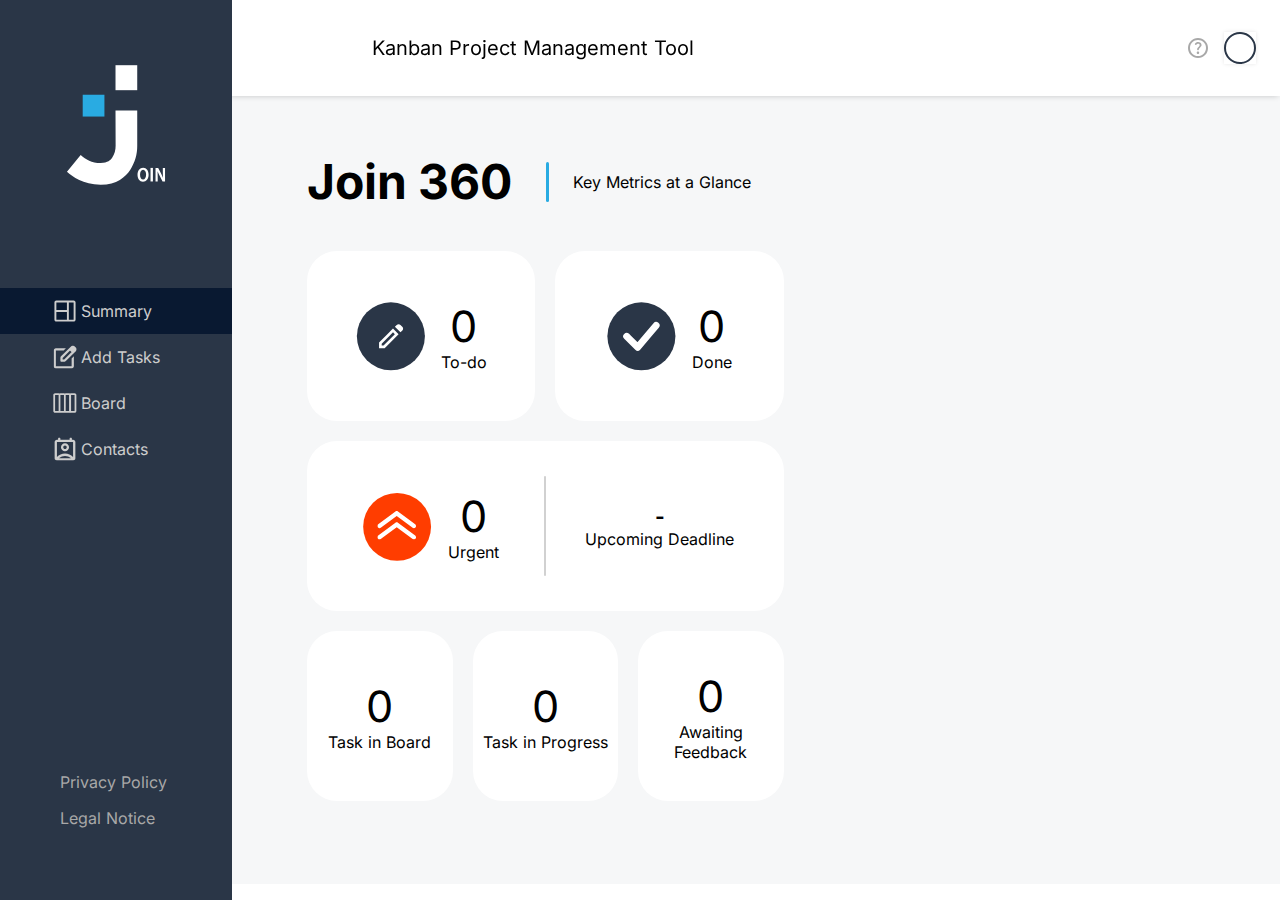
<file: html/summary.html>
<!DOCTYPE html>
<html lang="en">
  <head>
    <meta charset="UTF-8" />
    <meta name="viewport" content="width=device-width, initial-scale=1.0" />
    <title>Summary</title>
    <script src="../script.js"></script>
    <script src="../js/summary.js"></script>
    <link rel="icon" type="image/png" href="../assets/icons/favicons/favicon_light.png" id="favicon" />
    <link rel="stylesheet" href="../style.css" />
    <link rel="stylesheet" href="../css/header.css">
    <link rel="stylesheet" href="../css/navbar.css">
    <link rel="stylesheet" href="../css/main.css">
    <link rel="stylesheet" href="../css/media_queries.css">
    <link rel="stylesheet" href="../css/fonts.css" />
    <link rel="stylesheet" href="../css/summary.css" />
  </head>
  <body onload="onload()" class="max-width-1440">
    <div class="header-container">
      <header>
        <img class="header-join-logo" src="../assets/icons/header/joinHeaderMobile.svg" alt="logo" />
        <p class="d-none">Kanban Project Management Tool</p>
        <div class="header-rightside-container">
          <a href="help.html">
            <img class="header-help-icon d-none" src="../assets/icons/header/help.svg" alt="help" />
          </a>
          <div class="dropdown-container">
            <span id="headerInitials" class="header-initials d-flex-c-c" tabindex="0"></span>
            <div class="dropdown-menu">
              <ul>
                <li class="dropdown-help"><a href="../html/help.html">Help</a></li>
                <li><a href="../html/legal_notice.html">Legal Notice</a></li>
                <li><a href="../html/privacy_policy.html">Privacy Policy</a></li>
                <li><a onclick="removeUserToken()" href="../index.html">Log out</a></li>
              </ul>
            </div>
          </div>
        </div>
      </header>
    </div>
    <div class="nav-container">
      <nav>
        <div class="navbar-join-icon-container d-none">
          <img src="../assets/icons/navbar/navbar_join_icon.svg" alt="" />
        </div>
        <div class="navbar-container-bottom">
          <div class="navbar-item-container">
            <a href="./summary.html" class="navbar-item" data-page="summary">
              <img src="../assets/icons/navbar/summary_Icon.svg" alt="Summary Icon" />
              <p>Summary</p>
            </a>
            <a href="./add_tasks.html" class="navbar-item" data-page="add_tasks">
              <img src="../assets/icons/navbar/add_tasks.svg" alt="Add Tasks Icon" />
              <p>Add Tasks</p>
            </a>
            <a href="./board.html" class="navbar-item" data-page="board">
              <img src="../assets/icons/navbar/board_icon.svg" alt="Board Icon" />
              <p>Board</p>
            </a>
            <a href="./contact.html" class="navbar-item" data-page="contacts">
              <img src="../assets/icons/navbar/contacts_icon.svg" alt="Contacts Icon" />
              <p>Contacts</p>
            </a>
          </div>
          <div class="navbar-disclaimer-links-container d-none">
            <a href="../html/privacy_policy.html" data-page="privacy_policy">Privacy Policy</a>
            <a href="../html/legal_notice.html" data-page="legal_notice">Legal Notice</a>
          </div>
        </div>
      </nav>
    </div>
    <div class="greeting-dialog d-flex-c-c" id="greetingDialog"></div>
    <div class="loading-bar-dialog" id="loadingBarDialog">
      <div class="loading-bar" id="loadingBar">
        <div class="loading-fill" id="loadingFill"></div>
      </div>
    </div>
    <div class="main-container">
      <main>
        <div class="d-flex-fs-c headline">
          <h2>Join 360</h2>
          <div class="separator"></div>
          <span class="underline-seperator">Key Metrics at a Glance</span>
        </div>

        <div class="summary-container">
          <div onclick="redirectToPage('./board.html')" class="grid-container">
            <div class="to-do gap-16">
              <div class="to-do-img"></div>
              <div>
                <div id="todoAmount" class="todo-amount">0</div>
                <span>To-do</span>
              </div>
            </div>
            <div class="done gap-16">
              <div class="done-img"></div>
              <div>
                <div id="doneAmount" class="done-amount">0</div>
                <span>Done</span>
              </div>
            </div>

            <div class="priority">
              <div class="d-flex-c-c width-50 gap-16">
                <div class="priority-img"></div>
                <div>
                  <div id="urgentAmount" class="urgent-amount">0</div>
                  <span>Urgent</span>
                </div>
              </div>
              <div class="upcoming-separator"></div>
              <div class="d-flex-c-c width-50">
                <div class="d-flex-col-c-c">
                  <div id="upcomingDeadline" class="upcoming-deadline">-</div>
                  <span id="upcomingText">Upcoming Deadline</span>
                </div>
              </div>
            </div>
            <div class="task-in-board d-flex-col-c-c">
              <div id="taskInBoard">0</div>
              <span class="task-in-board-text">Task in Board</span>
            </div>
            <div class="task-in-progress d-flex-col-c-c">
              <div id="taskInProgress">0</div>
              <span class="task-in-progress-text">Task in Progress</span>
            </div>
            <div class="awaiting-feedback d-flex-col-c-c">
              <div id="taskInFeedback">0</div>
              <span class="awaiting-feedback-text">Awaiting Feedback</span>
            </div>
          </div>

          <div id="userGreeting" class="user-greeting-container d-flex-c-c">
            <div class="user-greeting-group">
              <div class="greeting" id="greeting"></div>
              <div class="user-name" id="userName"></div>
            </div>
          </div>
        </div>
      </main>
    </div>
  </body>
</html>
</file>
<file: style.css>
* {
  margin: 0;
  padding: 0;
  box-sizing: border-box;
  font-family: 'inter';
}

.max-width-1440 {
  max-width: 1440px;
}

.max-display-size {
  max-width: 1440px;
  max-height: 1024px;
}

.d-flex-c-c {
  display: flex;
  justify-content: center;
  align-items: center;
}

.d-flex-sb-c {
  display: flex;
  justify-content: space-between;
  align-items: center;
}

.d-flex-fs-c {
  display: flex;
  justify-content: flex-start;
  align-items: center;
}

.d-flex-se-c {
  display: flex;
  justify-content: space-evenly;
  align-items: center;
}

.d-flex-col-c-c {
  display: flex;
  flex-direction: column;
  justify-content: center;
  align-items: center;
}

.d-none {
  display: none;
}

.overflow.hidden {
  overflow: hidden;
}

/* Gesamter Scrollbalken */
::-webkit-scrollbar {
  width: 12px; /* Breite des Scrollbalkens */
  background-color: transparent; /* Hintergrundfarbe */
}

/* Scroll-Leiste (Thumb) */
::-webkit-scrollbar-thumb {
  background-color: #888; /* Farbe der Scroll-Leiste */
  border-radius: 6px; /* Abgerundete Ecken */
  border: 2px solid rgb(240,240,240); /* Abstand zur Scroll-Leiste */
  height: 20px;
}

/* Hover-Effekt für die Scroll-Leiste */
::-webkit-scrollbar-thumb:hover {
  background-color: #555; /* Farbe beim Hover */
}

/* Scrollbalken für horizontale Leisten */
::-webkit-scrollbar-track {
  background-color: transparent; /* Hintergrund der Track-Leiste */
  border-radius: 6px;
}
</file>
<file: css/header.css>
header {
    position: fixed;
    z-index: 200;
    top: 0;
    left: 0;
    display: flex;
    justify-content: space-between;
    align-items: center;
    width: 100vw;
    height: 80px;
    padding: 20px 24px;
    background-color: white;
    box-shadow: -2px 0px 6px 0px rgba(0, 0, 0, 0.2);
  }
  
  header img {
    height: 40px;
  }
  
  .header-help-icon {
    width: 20px;
    margin-right: 16px;
  }
    
  .dropdown-container {
    position: relative;
    display: inline-block;
    box-shadow: 0px 0px 4px 0px rgba(0, 0, 0, 0.1);
  }
  
  .header-initials {
    padding: 10px;
    cursor: pointer;
    user-select: none;
    width: 32px;
    height: 32px;
    border: 2px solid rgb(42, 54, 71);
    border-radius: 50%;
    color: rgb(41, 171, 226);
    font-weight: bold;
    font-size: 11px;
  }
  
  .header-initials:hover {
      background-color: rgba(12, 46, 98, 0.12);
  }
  
  .dropdown-menu {
    display: none;
    position: absolute;
    top: 64px;
    right: 0;
    background-color: rgb(42, 54, 71);
    border: 1px solid #ccc;
    box-shadow: 0 4px 8px rgba(0, 0, 0, 0.1);
    padding: 10px;
    width: 200px;
    border-radius: 10px 0px 10px 10px;
  }
  
  .dropdown-menu ul {
    list-style-type: none;
  }
  
  .dropdown-menu ul li a {
    text-decoration: none;
    color: rgb(205, 205, 205);
    text-decoration: none;
    display: inline-block;
    line-height: 40px;
    vertical-align: middle;
    padding-left: 10px;
  }
  
  .dropdown-menu ul li:hover {
    background-color: rgb(51, 75, 109);
  }
  
  .dropdown-container:focus-within .dropdown-menu {
    display: block;
  }
</file>
<file: css/navbar.css>
nav {
  position: fixed;
  bottom: 0;
  left: 0;
  background-color: rgb(42, 54, 71);
  width: 100vw;
  height: 80px;
  z-index: 200;
}

nav a {
  text-decoration: none;
  color: rgb(168, 168, 168);
  font-weight: 400;
  font-size: 16px;
}

nav a:hover {
  color: rgb(41, 171, 226);
  font-weight: bold;
}

.navbar-item-container {
  display: flex;
  justify-content: space-around;
  align-items: center;
  padding: 2px 10px; 
}

.navbar-item {
  display: flex;
  flex-direction: column;
  align-items: center;
  background-color: rgb(42, 54, 71);
  padding: 15px 0;
  gap: 4px;
  width: 80px;
  height: 76px;
  border-radius: 16px;
}

.navbar-item:hover {
  cursor: pointer;
  background-color: rgb(42, 61, 89);
}

.navbar-item img {
  height: 24px;
  width: 24px;
}

.navbar-item p {
  color: rgb(205, 205, 205);
  font-weight: 400;
  font-size: 14px;
}

.navbar-item.active,
.navbar-disclaimer-links-container a.active {
  background-color: rgb(9, 25, 49);
  pointer-events: none;
  color: white;
}

.navbar-back-arrow {
    position: absolute;
    top: 48px;
    right: 16px;
    width: 32px;
  }

  .navbar-back-arrow:hover {
    cursor: pointer;
  }
</file>
<file: css/main.css>
main {
    position: relative;
    top: 80px;
    bottom: 80px;
    height: calc(100vh - 96px);
    padding: 48px 16px 0 16px;
    background-color: rgb(246, 247, 248);
    overflow: auto;
  }

  main a {
    color: rgb(41, 171, 226);
    text-decoration: none;
  }

  main ol {
    font-size: 27px;
    font-weight: bold;
    list-style-type: none;
  }

  main ol li {
    position: relative;
    padding-left: 58px;
  }

  main ol li::before {
    content: counter(list-item) '. ';
    position: absolute;
    left: 0;
    top: 0;
    font-size: 27px;
  }

  main ul {
    padding-left: 20px;
    margin-bottom: 16px;
  }

  main h1 {
    font-size: 47px;
    font-weight: 700;
    margin-bottom: 35px;
    padding-right: 60px;
  }

  main h2 {
    margin-bottom: 25px;
    font-size: 27px;
    font-weight: 700;
  }

  main h3 {
    font-size: 19px;
  }

  main p {
    margin-bottom: 35px;
    font-size: 16px;
    font-weight: 400;
  }
</file>
<file: css/media_queries.css>
@media (min-width: 1225px) {
  header .d-none,
  nav .d-none {
    display: flex;
  }

  header {
    height: 96px;
    left: 232px;
    width: calc(100vw - 232px);
    max-width: calc(1920px - 232px);
  }

  .header-rightside-container {
    display: flex;
    justify-content: center;
    align-items: center;
    width: auto;
  }

  .header-join-logo {
    display: none;
  }

  header p {
    display: flex;
    justify-content: center;
    align-items: center;
    margin-left: 116px;
    font-size: 20px;
    font-weight: 400;
  }

  nav {
    display: flex;
    flex-direction: column;
    top: 0;
    width: 232px;
    height: 100vh;
    padding: 64px 0px 64px 0px;
  }

  nav a {
    padding: 8px 60px 8px 60px;
  }

  .navbar-join-icon-container {
    width: auto;
    display: flex;
    justify-content: center;
    padding-bottom: 100px;
  }

  .navbar-join-icon-container img {
    width: 100px;
    height: 122px;
  }

  .navbar-container-bottom {
    display: flex;
    flex-direction: column;
    justify-content: space-between;
    height: 100%;
  }

  .navbar-container-bottom {
    display: flex;
    flex-direction: column;
    justify-content: space-between;
    height: 100%;
  }

  .navbar-item-container {
    flex-direction: column;
  }

  .navbar-item {
    flex-direction: row;
    width: 232px;
    height: 46px;
    padding: 15px 53px 15px 53px;
    border-radius: 0;
  }

  .navbar-item p {
    font-family: "inter";
    font-weight: 400;
    font-size: 16px;
  }

  .navbar-disclaimer-links-container {
    display: flex;
    flex-direction: column;
    width: 232px;
  }

  main {
    left: 232px;
    bottom: 0;
    min-height: calc(100vh - 96px);
    width: calc(100vw - 232px);
    max-width: calc(1920px - 232px);
    padding-left: 96px;
    padding-top: 80px;
    padding-right: 133px;
  }

  main h1 {
    font-size: 61px;
  }

  .navbar-back-arrow {
    top: 145px;
    right: 133px;
    width: 37px;
  }

  .dropdown-help {
    display: none;
  }
}
  .privacy-policy{
    padding-bottom: 70px;
}

@media (min-width: 1921px) {
  .nav-container {
    position: absolute;
    top: 0;
    height: 100vh;
    background-color: rgb(42, 54, 71);
    display: flex;
    justify-content: flex-end;
  }

  nav {
    position: relative;
  }

  .header-container {
    z-index: 2;
    position: relative;
    height: 96px;
    width: 100vw;
    box-shadow: -2px 0px 6px 0px rgba(0, 0, 0, 0.2);
  }

  header {
    z-index: 3;
    position: relative;
    left: calc((100vw - 1920px) / 2 + 232px);
    box-shadow: none;
  }

  .main-container {
    background-color: rgb(246, 247, 248);
    position: relative;
    width: 100vw;
    height: calc(100vh - 96px);
  }

  main {
    top: 0;
    left: calc((100vw - 1920px) / 2 + 232px);
    min-height: 0;
  }

  .pop-up-add-Task {
    max-width: 1921px;
    max-height: 1080px;
  }

  .main-contact {
    max-width: 100%;
    left: 232px;
  }

}
</file>
<file: css/fonts.css>
/* inter-100 - latin */
@font-face {
  font-display: swap; /* Check https://developer.mozilla.org/en-US/docs/Web/CSS/@font-face/font-display for other options. */
  font-family: 'Inter';
  font-style: normal;
  font-weight: 100;
  src: url('../assets/fonts/inter/inter-v18-latin-100.woff2') format('woff2'); /* Chrome 36+, Opera 23+, Firefox 39+, Safari 12+, iOS 10+ */
}
/* inter-100italic - latin */
@font-face {
  font-display: swap; /* Check https://developer.mozilla.org/en-US/docs/Web/CSS/@font-face/font-display for other options. */
  font-family: 'Inter';
  font-style: italic;
  font-weight: 100;
  src: url('../assets/fonts/inter/inter-v18-latin-100italic.woff2') format('woff2'); /* Chrome 36+, Opera 23+, Firefox 39+, Safari 12+, iOS 10+ */
}
/* inter-200 - latin */
@font-face {
  font-display: swap; /* Check https://developer.mozilla.org/en-US/docs/Web/CSS/@font-face/font-display for other options. */
  font-family: 'Inter';
  font-style: normal;
  font-weight: 200;
  src: url('../assets/fonts/inter/inter-v18-latin-200.woff2') format('woff2'); /* Chrome 36+, Opera 23+, Firefox 39+, Safari 12+, iOS 10+ */
}
/* inter-200italic - latin */
@font-face {
  font-display: swap; /* Check https://developer.mozilla.org/en-US/docs/Web/CSS/@font-face/font-display for other options. */
  font-family: 'Inter';
  font-style: italic;
  font-weight: 200;
  src: url('../assets/fonts/inter/inter-v18-latin-200italic.woff2') format('woff2'); /* Chrome 36+, Opera 23+, Firefox 39+, Safari 12+, iOS 10+ */
}
/* inter-300 - latin */
@font-face {
  font-display: swap; /* Check https://developer.mozilla.org/en-US/docs/Web/CSS/@font-face/font-display for other options. */
  font-family: 'Inter';
  font-style: normal;
  font-weight: 300;
  src: url('../assets/fonts/inter/inter-v18-latin-300.woff2') format('woff2'); /* Chrome 36+, Opera 23+, Firefox 39+, Safari 12+, iOS 10+ */
}
/* inter-300italic - latin */
@font-face {
  font-display: swap; /* Check https://developer.mozilla.org/en-US/docs/Web/CSS/@font-face/font-display for other options. */
  font-family: 'Inter';
  font-style: italic;
  font-weight: 300;
  src: url('../assets/fonts/inter/inter-v18-latin-300italic.woff2') format('woff2'); /* Chrome 36+, Opera 23+, Firefox 39+, Safari 12+, iOS 10+ */
}
/* inter-regular - latin */
@font-face {
  font-display: swap; /* Check https://developer.mozilla.org/en-US/docs/Web/CSS/@font-face/font-display for other options. */
  font-family: 'Inter';
  font-style: normal;
  font-weight: 400;
  src: url('../assets/fonts/inter/inter-v18-latin-regular.woff2') format('woff2'); /* Chrome 36+, Opera 23+, Firefox 39+, Safari 12+, iOS 10+ */
}
/* inter-italic - latin */
@font-face {
  font-display: swap; /* Check https://developer.mozilla.org/en-US/docs/Web/CSS/@font-face/font-display for other options. */
  font-family: 'Inter';
  font-style: italic;
  font-weight: 400;
  src: url('../assets/fonts/inter/inter-v18-latin-italic.woff2') format('woff2'); /* Chrome 36+, Opera 23+, Firefox 39+, Safari 12+, iOS 10+ */
}
/* inter-500 - latin */
@font-face {
  font-display: swap; /* Check https://developer.mozilla.org/en-US/docs/Web/CSS/@font-face/font-display for other options. */
  font-family: 'Inter';
  font-style: normal;
  font-weight: 500;
  src: url('../assets/fonts/inter/inter-v18-latin-500.woff2') format('woff2'); /* Chrome 36+, Opera 23+, Firefox 39+, Safari 12+, iOS 10+ */
}
/* inter-500italic - latin */
@font-face {
  font-display: swap; /* Check https://developer.mozilla.org/en-US/docs/Web/CSS/@font-face/font-display for other options. */
  font-family: 'Inter';
  font-style: italic;
  font-weight: 500;
  src: url('../assets/fonts/inter/inter-v18-latin-500italic.woff2') format('woff2'); /* Chrome 36+, Opera 23+, Firefox 39+, Safari 12+, iOS 10+ */
}
/* inter-600 - latin */
@font-face {
  font-display: swap; /* Check https://developer.mozilla.org/en-US/docs/Web/CSS/@font-face/font-display for other options. */
  font-family: 'Inter';
  font-style: normal;
  font-weight: 600;
  src: url('../assets/fonts/inter/inter-v18-latin-600.woff2') format('woff2'); /* Chrome 36+, Opera 23+, Firefox 39+, Safari 12+, iOS 10+ */
}
/* inter-600italic - latin */
@font-face {
  font-display: swap; /* Check https://developer.mozilla.org/en-US/docs/Web/CSS/@font-face/font-display for other options. */
  font-family: 'Inter';
  font-style: italic;
  font-weight: 600;
  src: url('../assets/fonts/inter/inter-v18-latin-600italic.woff2') format('woff2'); /* Chrome 36+, Opera 23+, Firefox 39+, Safari 12+, iOS 10+ */
}
/* inter-700 - latin */
@font-face {
  font-display: swap; /* Check https://developer.mozilla.org/en-US/docs/Web/CSS/@font-face/font-display for other options. */
  font-family: 'Inter';
  font-style: normal;
  font-weight: 700;
  src: url('../assets/fonts/inter/inter-v18-latin-700.woff2') format('woff2'); /* Chrome 36+, Opera 23+, Firefox 39+, Safari 12+, iOS 10+ */
}
/* inter-700italic - latin */
@font-face {
  font-display: swap; /* Check https://developer.mozilla.org/en-US/docs/Web/CSS/@font-face/font-display for other options. */
  font-family: 'Inter';
  font-style: italic;
  font-weight: 700;
  src: url('../assets/fonts/inter/inter-v18-latin-700italic.woff2') format('woff2'); /* Chrome 36+, Opera 23+, Firefox 39+, Safari 12+, iOS 10+ */
}
/* inter-800 - latin */
@font-face {
  font-display: swap; /* Check https://developer.mozilla.org/en-US/docs/Web/CSS/@font-face/font-display for other options. */
  font-family: 'Inter';
  font-style: normal;
  font-weight: 800;
  src: url('../assets/fonts/inter/inter-v18-latin-800.woff2') format('woff2'); /* Chrome 36+, Opera 23+, Firefox 39+, Safari 12+, iOS 10+ */
}
/* inter-800italic - latin */
@font-face {
  font-display: swap; /* Check https://developer.mozilla.org/en-US/docs/Web/CSS/@font-face/font-display for other options. */
  font-family: 'Inter';
  font-style: italic;
  font-weight: 800;
  src: url('../assets/fonts/inter/inter-v18-latin-800italic.woff2') format('woff2'); /* Chrome 36+, Opera 23+, Firefox 39+, Safari 12+, iOS 10+ */
}
/* inter-900 - latin */
@font-face {
  font-display: swap; /* Check https://developer.mozilla.org/en-US/docs/Web/CSS/@font-face/font-display for other options. */
  font-family: 'Inter';
  font-style: normal;
  font-weight: 900;
  src: url('../assets/fonts/inter/inter-v18-latin-900.woff2') format('woff2'); /* Chrome 36+, Opera 23+, Firefox 39+, Safari 12+, iOS 10+ */
}
/* inter-900italic - latin */
@font-face {
  font-display: swap; /* Check https://developer.mozilla.org/en-US/docs/Web/CSS/@font-face/font-display for other options. */
  font-family: 'Inter';
  font-style: italic;
  font-weight: 900;
  src: url('../assets/fonts/inter/inter-v18-latin-900italic.woff2') format('woff2'); /* Chrome 36+, Opera 23+, Firefox 39+, Safari 12+, iOS 10+ */
}
/* open-sans-300 - latin */
@font-face {
  font-display: swap; /* Check https://developer.mozilla.org/en-US/docs/Web/CSS/@font-face/font-display for other options. */
  font-family: 'Open Sans';
  font-style: normal;
  font-weight: 300;
  src: url('../assets/fonts/open_sans/open-sans-v40-latin-300.woff2') format('woff2'); /* Chrome 36+, Opera 23+, Firefox 39+, Safari 12+, iOS 10+ */
}
/* open-sans-300italic - latin */
@font-face {
  font-display: swap; /* Check https://developer.mozilla.org/en-US/docs/Web/CSS/@font-face/font-display for other options. */
  font-family: 'Open Sans';
  font-style: italic;
  font-weight: 300;
  src: url('../assets/fonts/open_sans/open-sans-v40-latin-300italic.woff2') format('woff2'); /* Chrome 36+, Opera 23+, Firefox 39+, Safari 12+, iOS 10+ */
}
/* open-sans-regular - latin */
@font-face {
  font-display: swap; /* Check https://developer.mozilla.org/en-US/docs/Web/CSS/@font-face/font-display for other options. */
  font-family: 'Open Sans';
  font-style: normal;
  font-weight: 400;
  src: url('../assets/fonts/open_sans/open-sans-v40-latin-regular.woff2') format('woff2'); /* Chrome 36+, Opera 23+, Firefox 39+, Safari 12+, iOS 10+ */
}
/* open-sans-italic - latin */
@font-face {
  font-display: swap; /* Check https://developer.mozilla.org/en-US/docs/Web/CSS/@font-face/font-display for other options. */
  font-family: 'Open Sans';
  font-style: italic;
  font-weight: 400;
  src: url('../assets/fonts/open_sans/open-sans-v40-latin-italic.woff2') format('woff2'); /* Chrome 36+, Opera 23+, Firefox 39+, Safari 12+, iOS 10+ */
}
/* open-sans-500 - latin */
@font-face {
  font-display: swap; /* Check https://developer.mozilla.org/en-US/docs/Web/CSS/@font-face/font-display for other options. */
  font-family: 'Open Sans';
  font-style: normal;
  font-weight: 500;
  src: url('../assets/fonts/open_sans/open-sans-v40-latin-500.woff2') format('woff2'); /* Chrome 36+, Opera 23+, Firefox 39+, Safari 12+, iOS 10+ */
}
/* open-sans-500italic - latin */
@font-face {
  font-display: swap; /* Check https://developer.mozilla.org/en-US/docs/Web/CSS/@font-face/font-display for other options. */
  font-family: 'Open Sans';
  font-style: italic;
  font-weight: 500;
  src: url('../assets/fonts/open_sans/open-sans-v40-latin-500italic.woff2') format('woff2'); /* Chrome 36+, Opera 23+, Firefox 39+, Safari 12+, iOS 10+ */
}
/* open-sans-600 - latin */
@font-face {
  font-display: swap; /* Check https://developer.mozilla.org/en-US/docs/Web/CSS/@font-face/font-display for other options. */
  font-family: 'Open Sans';
  font-style: normal;
  font-weight: 600;
  src: url('../assets/fonts/open_sans/open-sans-v40-latin-600.woff2') format('woff2'); /* Chrome 36+, Opera 23+, Firefox 39+, Safari 12+, iOS 10+ */
}
/* open-sans-600italic - latin */
@font-face {
  font-display: swap; /* Check https://developer.mozilla.org/en-US/docs/Web/CSS/@font-face/font-display for other options. */
  font-family: 'Open Sans';
  font-style: italic;
  font-weight: 600;
  src: url('../assets/fonts/open_sans/open-sans-v40-latin-600italic.woff2') format('woff2'); /* Chrome 36+, Opera 23+, Firefox 39+, Safari 12+, iOS 10+ */
}
/* open-sans-700 - latin */
@font-face {
  font-display: swap; /* Check https://developer.mozilla.org/en-US/docs/Web/CSS/@font-face/font-display for other options. */
  font-family: 'Open Sans';
  font-style: normal;
  font-weight: 700;
  src: url('../assets/fonts/open_sans/open-sans-v40-latin-700.woff2') format('woff2'); /* Chrome 36+, Opera 23+, Firefox 39+, Safari 12+, iOS 10+ */
}
/* open-sans-700italic - latin */
@font-face {
  font-display: swap; /* Check https://developer.mozilla.org/en-US/docs/Web/CSS/@font-face/font-display for other options. */
  font-family: 'Open Sans';
  font-style: italic;
  font-weight: 700;
  src: url('../assets/fonts/open_sans/open-sans-v40-latin-700italic.woff2') format('woff2'); /* Chrome 36+, Opera 23+, Firefox 39+, Safari 12+, iOS 10+ */
}
/* open-sans-800 - latin */
@font-face {
  font-display: swap; /* Check https://developer.mozilla.org/en-US/docs/Web/CSS/@font-face/font-display for other options. */
  font-family: 'Open Sans';
  font-style: normal;
  font-weight: 800;
  src: url('../assets/fonts/open_sans/open-sans-v40-latin-800.woff2') format('woff2'); /* Chrome 36+, Opera 23+, Firefox 39+, Safari 12+, iOS 10+ */
}
/* open-sans-800italic - latin */
@font-face {
  font-display: swap; /* Check https://developer.mozilla.org/en-US/docs/Web/CSS/@font-face/font-display for other options. */
  font-family: 'Open Sans';
  font-style: italic;
  font-weight: 800;
  src: url('../assets/fonts/open_sans/open-sans-v40-latin-800italic.woff2') format('woff2'); /* Chrome 36+, Opera 23+, Firefox 39+, Safari 12+, iOS 10+ */
}
</file>
<file: css/add_task_global.css>
form span,
.required-note span {
  color: rgb(255, 129, 144);
  vertical-align: top;
}

section p {
  margin-bottom: 8px;
  font-size: 20px;
}

section {
  display: flex;
  flex-direction: column;
  width: 100%;
}

::placeholder {
  font-size: 20px;
  color: rgb(209, 209, 209);
}

section button {
  height: 56px;
  width: 40%;
  margin-bottom: 28px;
  border: 1px solid rgb(238, 238, 238);
  border-radius: 6px;
  background-color: white;
  font-size: clamp(1rem, 1.04vw, 20px);
  font-weight: 400;
}

.button-container {
  display: flex;
  justify-content: space-between;
  width: 100%;
}

.error-msg-addtask {
  margin-top: 4px;
  color: red;
  font-size: 0.8rem;
}

.divider {
  height: 424px;
  width: 1.5px;
  background-color: rgb(214, 214, 214);
  margin: 0 48px;
}

.contact {
  display: flex;
  justify-content: space-between;
  align-items: center;
}

.initial {
  display: flex;
  justify-content: center;
  align-items: center;
  width: 50px;
  height: 50px;
  border: 2px solid white;
  border-radius: 50%;
  color: white;
  font-size: 12px;
}

.name {
  padding-left: 12px;
}

.mg-b-28 {
  margin-bottom: 28px;
}

.mg-t-28 {
  margin-top: 28px;
}

.d-none {
  display: none;
}

.required-note {
  padding-top: 110px;
  margin-bottom: 10%;
  font-size: 16px;
}

form input:hover,
form textarea:hover,
.select-selected:hover,
button:hover {
  cursor: pointer;
  box-shadow: 0 4px 6px rgba(38, 40, 40, 0.15);
}

.add-task-message {
  position: fixed; 
  top: 50%;
  left: 50%;
  transform: translate(-50%, -50%); 
  z-index: 9999; 
  padding: 20px; 
  box-shadow: 0 4px 8px rgba(0, 0, 0, 0.2); 
  border-radius: 8px; 
  background-color: rgb(9,25,49);
  color: white;
  display: flex;
  gap: 12px;
  display: none;
  font-size: 24px;
}

.add-task-message img {
  height: 32px;
}
</file>
<file: css/add_task_form.css>
form {
  position: relative;
  display: flex;
  font-size: 20px;
  height: 85%;
}

form input {
  border: 1px solid rgb(204, 204, 204);
  padding: 12px 21px;
  border-radius: 6px;
  height: 48px;
  width: 100%;
  font-size: 20px;
}

form input[type="checkbox"] {
  height: 20px;
  width: 20px;
  margin: 0;
  display: none;
}

form .resizable-textarea {
  width: 100%;
  min-height: 120px;
  padding: 12px 21px;
  border: 1px solid rgb(214, 214, 214);
  border-radius: 6px;
  margin-bottom: 28px;
  resize: vertical;
  font-size: 20px;
}

form .resizable-textarea:focus,
input:focus,
.add-task-custom-select:focus-within {
  border-width: 1.8px;
  border-color: rgb(41, 171, 226);
  outline: none;
}

.custom-checkbox {
  display: inline-block;
  width: 20px;
  height: 20px;
  border: 2px solid #0f0e0e;
  border-radius: 25%;
  background-color: #fff;
  position: relative;
  cursor: pointer;
}

.custom-checkbox.checked {
  border-color: white;
  background-color: rgb(42, 54, 71);
}

.custom-checkbox.checked:after {
  content: "";
  position: absolute;
  left: 8px;
  top: -6px;
  width: 4px;
  height: 18px;
  border: solid white;
  border-width: 0 2px 2px 0;
  transform: rotate(45deg);
}

#selected-initials {
  margin-top: 10px;
  display: flex;
}

#initials-display {
  display: flex;
  flex-wrap: wrap;
}

.subtask-group {
  position: relative;
}

.subtask-icons {
  position: absolute;
  right: 10px;
  top: 25%;
  cursor: pointer;
}

.subtask-icons img {
  width: 24px;
}

.subtask-icons img:hover {
  background-color: rgba(0, 0, 0, 0.1);
  border-radius: 50%;
}

.mg-left {
  margin-left: 8px;
}

.subtask-added-list {
  padding: 10px 10px 0px 16px;
  max-height: 125px;
  overflow-y: auto;
}

.subtask-list-group form input {
  border: none;
  padding: 4px 64px 4px 16px;
  font-size: 1rem;
}

.subtask-list-group:hover input {
  background-color: rgb(238, 238, 238);
}

.subtask-list-icons img:hover {
  transform: scale(1.08);
}

.subtask-list-group input {
  border: none;
  height: 30px;
  width: 100%;
  background-color: rgb(246,247,248);
}

.subtask-added-list .subtask-list-group input:focus {
  border-bottom: 2px solid rgb(41, 171, 226);
  border-radius: 0;
}

.subtask-list-icons {
  position: absolute;
  right: 10px;
  top: 6px;
  cursor: pointer;
}

.subtask-list-icons img {
  width: 20px;
}

.bullet-point {
  margin-right: 40px;
  font-size: 1.2em;
  color: #333;
  display: inline-block;
  vertical-align: middle;
}

.subtask-list-input {
  margin-bottom: 0;
  height: 30px;
}

.subtask-input {
  margin-bottom: 0;
}

.subtask-list-group .subtask-list-icons {
  opacity: 0;
  transition: opacity 0.3s ease;
}

.subtask-list-group:hover .subtask-list-icons {
  opacity: 1;
}

.icon-separator {
  display: inline-block;
  width: 1px;
  height: 20px;
  background-color: #ccc;
  margin: 0 8px;
}

.dialog-bg .subtask-list-group input {
  background-color: white;
}

.dialog-bg .subtask-list-group:hover input {
  background-color: rgb(238, 238, 238);
}

.dialog-bg h2 {
  font-size: clamp(32px, 5vw, 56px);
  margin-bottom: 16px;
}

.bullet-point-input {
  padding-left: 8px;
}

form .subtask-list-group input:hover {
  box-shadow: none;
}
</file>
<file: css/add_task_dropdown.css>
.add-task-custom-select {
    position: relative;
    display: inline-block;
    width: 100%;
    height: 48px;
    border: none;
    margin-bottom: 28px;
  }
  
  .select-selected {
    position: relative;
    background-color: #fff;
    padding: 10px 21px;
    font-size: 20px;
    cursor: pointer;
    border: 1px solid rgb(204, 204, 204);
    border-radius: 6px;
    z-index: 2;
  }
  
  .select-items {
    position: absolute;
    top: 35px;
    padding-top: 12px;
    background-color: #fff;
    border: 1px solid #ccc;
    border-radius: 12px;
    width: 100%;
    display: none;
    z-index: 1;
    overflow: auto;
    max-height: 225px;
  }
  
  .select-option {
    display: flex;
    justify-content: space-between;
    align-items: center;
    padding: 10px;
    cursor: pointer;
    font-size: 20px;
  }
  
  .select-option:hover {
    background-color: #f0f0f0;
    border-radius: 12px;
  }
  
  .add-task-custom-select::after {
    content: '▼';
    position: absolute;
    right: 20px;
    top: 50%;
    transform: translateY(-50%);
    pointer-events: none;
    font-size: 12px;
    z-index: 2;
  }
  
  .add-task-custom-select.open::after {
    transform: translateY(-50%) rotate(180deg);
  }
  
  .add-task-custom-select.open .select-items {
    display: block;
  }
  
  .select-option.active {
    background-color: rgb(42, 54, 71);
    color: white;
    border-radius: 12px;
  }
</file>
<file: css/add_task_task_button.css>
.task-button {
    background-color: white;
    color: black;
    border: 1px solid #ccc;
    padding: 10px 20px;
    cursor: pointer;
    position: relative;
    width: 30%;
  }
  
  .task-button img {
    position: relative;
    top: 2px;
    width: 20px;
    height: 20px;
    margin-left: 5px;
  }
  
  .task-button.active {
    color: white;
    font-weight: 700;
    cursor: unset;
    box-shadow: none;
  }
  
  .task-button[data-color='urgent'].active {
    background-color: rgb(255, 61, 0);
  }
  
  .task-button[data-color='medium'].active {
    background-color: rgb(255, 168, 0);
  }
  
  .task-button[data-color='low'].active {
    background-color: rgb(122, 226, 41);
  }
  
  .clear-create-button-container {
    pointer-events: none;
    display: flex;
    padding-top: 40px;
    justify-content: flex-end;
    margin-bottom: 5%;
  }
  
  .clear-button {
    pointer-events: auto;
    display: flex;
    justify-content: center;
    align-items: center;
    width: 110px;
    border-color: rgb(42, 54, 71);
  }
  
  .clear-button:hover {
    color: rgb(41, 171, 226);
    border: 2px solid rgb(41, 171, 226);
  }
  
  .clear-button img,
  .create-button img {
    margin-left: 5px;
  }
  
  .create-button {
    pointer-events: auto;
    display: flex;
    justify-content: center;
    align-items: center;
    color: white;
    background-color: rgb(42, 54, 71);
    font-weight: 700;
    border: none;
    margin-left: 16px;
    width: 183px;
  }

  .create-button:disabled {
    background-color: #ccc; 
    color: #666; 
    cursor: not-allowed; 
    opacity: 0.6; 
  }
  
  .create-button:not(:disabled):hover {
    background-color: rgb(41, 171, 226);
  }
</file>
<file: css/add_task_media_queries.css>
@media (max-width: 900px) {
  form {
    display: block;
  }

  .required-note {
    padding-bottom: 30px;
    position: relative;
    z-index: 15;
    background-color: rgb(246, 247, 248);
    padding: 5px;
    margin-top: 50px;
    margin-bottom: 200px;
  }

  .divider {
    display: none;
  }

  .clear-create-button-container {
    position: fixed;
    bottom: 60px;
    right: 10px;
    margin-right: 10px;
    padding-right: 20px;
    padding-top: 10px;
    z-index: 16;
    background-color: rgb(246, 247, 248);
    width: 100%;
  }

  .subtask-list-group .subtask-list-icons {
    opacity: 1;
  }
}

@media (max-width: 720px) {
  .task-button {
    padding: 10px 12px;
  }

  .add-task-message {
    font-size: 12px;
  }

  .add-task-message img {
    height: 18px;
  }
}

@media (max-width: 400px) {
  .clear-button {
    margin-bottom: 8px;
  }

  .button-container {
    flex-direction: column;
  }

  .task-button {
    width: 100%;
  }

  section button {
    margin-bottom: 16px;
  }

  main h1 {
    padding: 0;
  }
}

@media (max-width: 350px) {
  .clear-create-button-container {
    flex-direction: column;
    align-items: flex-end;
    bottom: 90px;
  }
}

@media (min-width: 900) {
  .subtask-container {
    margin-bottom: 0;
  }
}

@media (min-width: 900px) and (min-height: 1300px) {
  .clear-create-button-container {
    top: 1100px;
    bottom: 0;
  }
}
</file>
<file: css/board.css>
@import url('../css/assigned_dropdown_edit_task.css');
@import url('../css/searchbar.css');
@import url('../css/detail_task.css');
@import url('../css/edit_subtask_board.css');
@import url('../css/edit_priority_board_task.css');
@import url('../css/edit_task_board.css');
@import url('../css/animation_dialog.css');

main {
  padding-top: 48px;
  padding-right: 56px;
  padding-left: 56px;
  background-color: rgb(246, 247, 248);
}

main h2 {
  font-size: clamp(32px, 5vw, 56px);
  margin-bottom: 0;
  margin-right: 10px;
}

h3 {
  margin-top: 16px;
}

.gap-32px {
  gap: 32px;
  gap: 32px;
}

.add-task {
  border: unset;
  padding: 10px 15px;
  background-color: rgba(42, 54, 71, 1);
  color: white;
  font-size: 1rem;
  gap: 8px;
  font-weight: bold;
  border-radius: 10px;
  cursor: pointer;
}

.add-task img {
  width: 16px;
}

.section-container {
  margin-top: 40px;
  gap: calc(20px + (40 - 20) * ((100vw - 1400px) / (1920 - 1400)));
  max-width: 1350px;
  display: flex;
  height: 72vh;
}

.section-container section {
  width: 100%;
  color: rgba(66, 82, 110, 1);
  font-weight: bold;
  font-size: 1.2rem;
}

.section-container section img {
  position: absolute;
  right: 18px;
  bottom: 32px;
  width: 24px;
  cursor: pointer;
}

.column-title {
  margin-bottom: 12px;
  display: flex;
  justify-content: space-between;
  align-items: flex-start;
}

.placeholder {
  color: transparent;
  width: 24px;
  height: 24px;
}

.plus-button {
  margin-bottom: 0;
}

.content {
  display: flex;
  flex-direction: column;
  overflow-y: auto;
  margin-top: 12px;
  gap: 16px;
  height: 68vh;
  min-width: 190px;
  padding-right: 2px;
}

.drag-area-highlight {
  background-color: rgb(0, 0, 0, 0.07);
}

.no-task {
  border: 1px dashed;
  border-radius: 10px;
  overflow: hidden;
  background-color: rgba(231, 231, 231, 1);
  color: rgba(168, 168, 168, 1);
  text-align: center;
  padding: 10px 4px;
  font-size: 16px;
}

.x-task-category-container {
  position: sticky;
  background-color: white;
  top: -1px;
  padding-bottom: 16px;
  z-index: 1;
}

.x-mark {
  width: 32px;
  cursor: pointer;
  padding: 8px;
  border-radius: 50%;
}

.x-mark:hover {
  background-color: rgb(0, 0, 0, 0.1);
  border-radius: 50%;
}

.configuration {
  position: sticky;
  left: 290px;
  bottom: -1px;
  margin-top: auto;
  background-color: white;
  display: flex;
  justify-content: flex-end;
  align-items: flex-end;
  padding: 10px 0 0px 0;
  z-index: 2;
}

.configuration div {
  display: flex;
  align-items: center;
  cursor: pointer;
  padding: 2px 8px;
}

.configuration span {
  font-size: 14px;
}

.configuration div:hover span {
  color: rgb(41, 171, 226);
  transform: scale(1.04);
}

.configuration img {
  width: 24px;
  margin-right: 8px;
}

.btn-hover:hover {
  background-color: rgb(41, 171, 226);
  color: white;
}

.mg-b-16px {
  margin-bottom: 16px;
}

.plus-button {
  width: 24px;
  height: 24px;
  background-image: url('../assets/icons/board/plus-btn.svg');
  background-size: contain;
  background-repeat: no-repeat;
  background-position: center;
  border: unset;
  cursor: pointer;
  transition: background-image 200ms ease;
}

.plus-button:hover {
  background-image: url('../assets/icons/board/plus-btn-hover.svg');
}

.configuration div:hover img {
  filter: invert(40%) sepia(60%) saturate(400%) hue-rotate(170deg);
}

.separator {
  border-left: 1px solid rgb(0, 0, 0, 0.2);
}

.pop-up-add-Task {
  position: fixed;
  width: 84%;
  max-width: 1200px;
  height: 84%;
  max-height: 850px;
  background-color: white;
  border-radius: 30px;
  padding: 30px;
  overflow: auto;
}

.bg-hover {
  transition: background-color 125ms;
}

.bg-hover:hover {
  background-color: rgba(204, 204, 204, 0.3);
  cursor: pointer;
}

.contact-select-wrapper {
  display: flex;
  justify-content: space-between;
  align-items: center;
  padding: 8px;
  cursor: pointer;
  position: relative;
  border-radius: 10px;
}

.contact-select-wrapper:hover {
  background-color: rgba(128, 128, 128, 0.1);
}

.contact-label {
  display: inline-block;
}

.checkbox-image {
  width: 20px;
  height: 20px;
  background-image: url('../assets/icons/board/checkbox_unchecked.svg');
  background-size: cover;
  display: inline-block;
  transition: background-image 150ms ease;
}

.contact-select-container input[type='checkbox'] {
  display: none;
}

/* input[type='checkbox']:checked + .checkbox-image {
  background-image: url('../assets/icons/board/checkbox_checked.svg');
} */

input:focus {
  outline: none;
  border: 1.8px solid rgba(41, 171, 226, 1);
}

.contact-select-container .selected-contact {
  background-color: rgb(42, 54, 71);
  color: white;
}

.mg-b-200 {
  margin-bottom: 200px;
}

.initial-edit {
  display: flex;
  justify-content: center;
  align-items: center;
  width: 40px;
  height: 40px;
  border: 2px solid white;
  border-radius: 50%;
  color: white;
  font-size: 12px;
}

.contact-name {
  margin-left: 8px;
}

.initials-container {
  height: auto;
  width: 100%;
  margin-top: 8px;
  display: flex;
  flex-wrap: wrap;
}

.initial-board-wrapper .margin {
  margin-left: 0;
  margin-right: 5px;
}

.addtask-btn-board::before {
  content: attr(value);
}

.error-msg-edit-template {
  margin-top: 4px;
  color: red;
  font-size: 0.8rem;
}

.members-wrapper {
  position: absolute;
  bottom: 30px; 
}

@media screen and (max-width: 1224px) {
  .section-container {
    flex-direction: column;
    height: auto;
  }

  .content {
    flex-direction: row;
    height: auto;
    padding-bottom: 10px;
    min-height: 200px;
  }

  .dialog-bg {
    padding-left: 0px;
  }

  main {
    padding-left: 32px;
    padding-bottom: 96px;
  }
}

@media screen and (min-width: 721px) and (max-width: 1024px) {
  main {
    padding-right: 24px;
    padding-left: 24px;
  }
}

@media screen and (max-width: 720px) {
  main {
    padding-right: 16px;
    padding-left: 16px;
  }

  .board-header {
    align-items: flex-start;
  }

  .section-container {
    margin-top: 20px;
  }

  .plus-button {
    width: 32px;
    height: 32px;
  }
}

@media screen and (max-width: 480px) {
  main {
    padding-right: 16px;
    padding-left: 16px;
  }

  .content {
    scrollbar-color: rgb(41, 171, 226) transparent;
  }

  .addtask-btn-board::before {
    content: '';
  }

  .add-task {
    padding: 9px 10px 10px 2px;
  }

  .addtask-btn-board {
    visibility: visible;
  }
}
</file>
<file: css/contact_add_contact_popup.css>
.background-pop-up {
  background-color: rgba(0, 0, 0, 0.4);
  position: fixed;
  top: 50%;
  left: 50%;
  transform: translate(-50%, -50%);
  width: 100%;
  height: 100%;
  z-index: 500;
}

.pop-up-add-contact {
  position: fixed;
  top: 50%;
  left: 50%;
  transform: translate(-50%, -50%);
  display: flex;
  width: 84%;
  height: 84%;
  border-radius: 30px;
  background-color: white;
  box-shadow: 0px 0px 10px rgba(0, 0, 0, 0.08);
}

.contact-side-info {
  width: 467px;
  height: 594px;
  background-color: #2a3647;
  display: flex;
  justify-content: center;
  align-items: center;
  border-radius: 30px 0 0 30px;
}

.contact-logo {
  position: absolute;
  top: 154px;
  left: 47px;
  width: 56px;
  height: 67px;
}

.contact-side-info-div {
  display: flex;
  flex-direction: column;
  align-items: flex-start;
  gap: 16px;
}

.add-contact {
  display: flex;
  flex-direction: column;
  gap: 8px;
  padding: 0 16px;
}

.add-contact-headline {
  font-size: 61px;
  font-weight: 700;
  color: white;
}

.add-contact-info {
  font-size: 27px;
  font-weight: 400;
  color: white;
}

.add-contact-vector {
  height: 3px;
  width: 90px;
  background-color: #29abe2;
}

.close-popup {
  display: flex;
  position: absolute;
  top: 48px;
  left: 1132px;
  border: none;
  background-color: white;
}

.close-popup img {
  width: 32px;
  height: 32px;
}

.close-popup img:hover {
  background-color: rgb(0, 0, 0, 0.1);
  border-radius: 50%;
}

.contact-pic {
  width: 120px;
  height: 120px;
  position: absolute;
  top: 204px;
  left: 550px;
}

.contact-field {
  padding: 0 16px;
  display: flex;
  flex-direction: column;
  position: absolute;
  top: 137px;
  left: 742px;
  width: 100%;
  max-width: 422px;
}

.contact-field #name::placeholder {
  background-image: url(../assets/icons/contact/person.png);
  background-repeat: no-repeat;
  display: flex;
  background-position: 100%;
  background-size: 24px;
}

.contact-field #email::placeholder {
  background-image: url(../assets/icons/contact/mail.png);
  background-repeat: no-repeat;
  display: flex;
  background-position: 100%;
  background-size: 24px;
}

.contact-field #phonenumber::placeholder {
  background-image: url(../assets/icons/contact/call.png);
  background-repeat: no-repeat;
  display: flex;
  background-position: 100%;
  background-size: 24px;
}

input::-webkit-outer-spin-button,
input::-webkit-inner-spin-button {
  -webkit-appearance: none;
  margin: 0;
}

input {
  height: 51px;
  line-height: 30px;
  font-size: 20px;
  padding: 13px 21px;
  margin: 0;
  border-radius: 10px;
  border: 1px solid #d1d1d1;
  cursor: pointer;
}

input:focus {
  border-width: 1.8px;
  border-color: rgb(41, 171, 226);
  outline: none;
}

button {
  cursor: pointer;
}



.input-button {
  display: flex;
  gap: 24px;
  max-width: 364px;
  height: 56px;
  position: absolute;
  top: 400px;
  left: 742px;
}

.cancel {
  width: 126px;
  height: 55px;
  display: flex;
  align-items: center;
  justify-content: center;
  background-color: white;
  border-radius: 10px;
  border: 1px solid black;
  padding: 16px;
  gap: 4px;
  font-size: 20px;
  font-weight: 400;
}

.create {
  width: 214px;
  height: 57px;
  display: flex;
  align-items: center;
  justify-content: center;
  border-radius: 10px;
  padding: 15px;
  gap: 4px;
  font-size: 21px;
  font-weight: 700;
  background: #2a3647;
  color: white;
}

.success-message {
  width: 326px;
  height: 74px;
  font-size: 20px;
  font-weight: 400;
  background-color: #2a3647;
  color: white;
  border-radius: 20px;
  z-index: 500;
  position: absolute;
  top: 1%;
  left: 50%;
  transform: translate(-50%, 0);
}


.error-me{
  color: red;
  font-size: 0.8rem;
}

.errorP{
  height: 32px;
}

.border-red{
  border-color: red;
}
</file>
<file: css/contact_edit_contact_popup.css>
.edit-contact-pic {
  width: 120px;
  height: 120px;
  position: absolute;
  top: 204px;
  left: 550px;
  border-radius: 70px;
  display: flex;
  justify-content: center;
  align-items: center;
  color: white;
  box-sizing: border-box;
  border: 2px solid white;
  font-size: 47px;
  font-weight: 500;
}

.edit-delete {
  width: 113px;
  height: 55px;
  display: flex;
  align-items: center;
  justify-content: center;
  background-color: white;
  border-radius: 10px;
  border: 1px solid black;
  padding: 15px 24px;
  font-size: 21px;
  font-weight: 400;
}

.edit-delete:hover {
  color: rgba(41, 171, 226, 1);
  border: 1px solid rgba(41, 171, 226, 1);
}

.edit-save {
  border: unset;
  width: 111px;
  height: 57px;
  display: flex;
  align-items: center;
  justify-content: center;
  border-radius: 10px;
  padding: 16px;
  gap: 4px;
  font-size: 21px;
  font-weight: 700;
  background: #2a3647;
  color: white;
}

.edit-save:hover {
  background: rgba(41, 171, 226, 1);
}

.contact-field #edit-name {
  background-image: url(../assets/icons/contact/person.png);
  background-repeat: no-repeat;
  background-position: 95%;
  background-size: 24px;
}

.contact-field #edit-email {
  background-image: url(../assets/icons/contact/mail.png);
  background-repeat: no-repeat;
  background-position: 95%;
  background-size: 24px;
}

.contact-field #edit-phonenumber {
  background-image: url(../assets/icons/contact/call.png);
  background-repeat: no-repeat;
  background-position: 95%;
  background-size: 24px;
}

#toggleButtons {
  background-color: #2a3647;
  width: 56px;
  height: 56px;
  position: absolute;
  bottom: 128px;
  right: 50px;
  border-radius: 56px;
  display: flex;
  justify-content: center;
  align-items: center;
}
</file>
<file: css/contact_info.css>
main {
  overflow-x: hidden;
}

.contact-info {
  min-width: 461px;
  height: auto;
  position: absolute;
  top: 215px;
  left: 518px;
  display: flex;
  flex-direction: column;
  gap: 21px;
  opacity: 1;
  transform: translateX(0);
  transition: transform 0.5s ease, opacity 0.5s ease;
}

.contact-info.info-hide {
  transition: none;
  opacity: 0;
  transform: translateX(100vw);
}

.contact-item {
  width: 352px;
  min-height: 78px;
  padding: 15px 24px;
  display: flex;
  align-items: center;
  flex-direction: row;
  gap: 35px;
  cursor: pointer;
}

.info-initial-name {
  min-width: 461px;
  min-height: 120px;
  display: flex;
  align-items: center;
  gap: 54px;
}

.info-initial {
  width: 120px;
  height: 120px;
  border-radius: 70px;
  display: flex;
  justify-content: center;
  align-items: center;
  color: white;
  box-sizing: border-box;
  border: 2px solid white;
  font-size: 47px;
  font-weight: 500;
}

.info-name-button {
  min-width: 287px;
  min-height: 88px;
  gap: 8px;
}

.info-name {
  max-width: 287px;
  min-height: 56px;
  font-size: 47px;
  font-weight: 500;
}

.info-buttons {
  width: 159px;
  height: 24px;
  display: flex;
  justify-content: space-between;
}

.info-edit {
  width: 62px;
  height: 24px;
  border: none;
  background-color: inherit;
  display: flex;
  align-items: center;
  gap: 8px;
  font-size: 16px;
  font-weight: 400;
  cursor: pointer;
}

.blue-btn-hover:hover .selected-contact-img {
  filter: brightness(0) saturate(100%) invert(57%) sepia(66%) saturate(2785%)
    hue-rotate(167deg) brightness(103%) contrast(77%);
}

.blue-btn-hover:hover {
  color: #29abe2;
}

.info-delete {
  width: 81px;
  height: 24px;
  border: none;
  background-color: inherit;
  display: flex;
  align-items: center;
  gap: 8px;
  font-size: 16px;
  font-weight: 400;
  cursor: pointer;
}

.info-text {
  max-width: 207px;
  height: 74px;
  display: flex;
  align-items: center;
  font-size: 20px;
  font-weight: 400;
}

.info-email-phone {
  min-width: 140px;
  height: 128px;
  display: flex;
  flex-direction: column;
  gap: 22px;
}

.info-email {
  min-width: 140px;
  height: 53px;
  display: flex;
  flex-direction: column;
  gap: 15px;
}

.info-email span {
  font-size: 16px;
  font-weight: 700;
}

.info-email a {
  text-decoration: none;
  color: rgb(38, 107, 255);
}

.info-phone {
  min-width: 140px;
  height: 53px;
  display: flex;
  flex-direction: column;
  gap: 15px;
}

.info-phone span:first-child {
  font-size: 16px;
  font-weight: 700;
}
</file>
<file: css/contact_list.css>
.main-contact-side {
    width: 456px;
    height: 100%;
    background-color: rgb(246,247,248);
    box-shadow: 3px 0px 6px 0px rgba(0, 0, 0, 0.2);
    display: flex;
    align-items: center;
    flex-direction: column;
    overflow: hidden;
    position: absolute;
    top: 0;
    left: 0;
  
  
  }
  
  .contact-list-field {
    width: 100%;
    display: flex;
    flex-direction: column;
    padding: 32px 24px;
    overflow-y: auto;
    align-items: center;
  }
  
  .contact-list-field-button {
    width: 352px;
    height: 56px;
    border: 1px;
    border-radius: 10px;
    padding: 12px 0;
    display: flex;
    justify-content: center;
    align-items: center;
    gap: 16px;
    font-size: 21px;
    font-weight: 700;
    color: white;
    background-color: #2a3647;
  }
  
  .contact-list-field-button:hover {
    background-color: rgb(41, 171, 226);
  }
  
  .contact-group h2 {
    width: 352px;
    height: 58px;
    padding: 17px 36px;
    font-size: 20px;
    font-weight: 400;
    margin: 0;
  }
  
  .contactlist-vector {
    width: 352px;
    height: 1px;
    background-color: #d1d1d1;
  }
  
  .contact-profil {
    display: flex;
    flex-direction: column;
  }
  
  .contact-item {
    width: 352px;
    min-height: 78px;
    padding: 15px 24px;
    display: flex;
    align-items: center;
    flex-direction: row;
    gap: 35px;
    cursor: pointer;
  }
  
  .contact-item:hover {
    background-color: rgb(245,245,245);
    border-radius: 10px;
  }
  
  .contact-item.active {
    background-color: #2a3647;
    color: white;
    border-radius: 10px;
  }
  
  .contact-initials {
    width: 42px;
    height: 42px;
    border-radius: 45px;
    display: flex;
    justify-content: center;
    align-items: center;
    color: white;
    box-sizing: border-box;
    border: 2px solid white;
    font-size: 12px;
    font-weight: 400;
  }
  
  .contact-name-mail {
    width: 200px;
    min-height: 48px;
    display: flex;
    flex-direction: column;
    justify-content: center;
  }
  
  .contactlist-name {
    font-size: 20px;
    font-weight: 400;
  }
  
  .contactlist-mail {
    font-size: 15px;
    font-weight: 400;
    color: rgb(38, 107, 255);
  }
  
  .contact-text {
    position: absolute;
    top: 110px;
    left: 511px;
    width: 569px;
    height: 73px;
    display: flex;
    gap: 30px;
    justify-content: center;
    align-items: center;
  }
  
  .contact-text .span-1 {
    font-size: 61px;
    font-weight: 700;
    order: 1;
  }
  
  .contact-vector {
    height: 59px;
    width: 3px;
    background-color: #29abe2;
    order: 2;
  }
  
  .contact-edit-vector {
    height: 3px;
    width: 80px;
    background-color: #29abe2;
  }
  
  .contact-text .span-2 {
    max-width: 235px;
    height: 32px;
    font-size: 27px;
    font-weight: 400;
    color: #2a3647;
    order: 3;
  }

  #movedButtons {
    position: fixed;
    bottom: 190px;
    right: -300px;
    z-index: 300;
    padding: 8px;
    border-radius: 10px 10px 0 10px;
    background-color: rgb(255,255,255);
    box-shadow: 3px 0px 6px 0px rgba(0, 0, 0, 0.2);
    transition: transform 0.3s ease-in-out;
  }

  #movedButtons.show {
    transform: translateX(-410px); 
  }
</file>
<file: css/contact_media_queries.css>
@media (min-width: 1921px) {
  .contact-text{
    left: 50%;
    transform: translateX(-50%)  
  }
  .contact-info{
    left: 50%;
    transform: translateX(-60%);
  }
}


@media screen and (min-width: 1430px) {
  /* .main-contact {
    max-width: calc(1920px - 232px);
    left: 232px;
  } */
}

@media (max-width: 1430px) {
  .contact-text {
    flex-direction: column;
    max-width: 300px;
    height: auto;
    align-items: flex-start;
    gap: 16px;
    top: 50px;
  }

  .contact-vector {
    width: 100px;
    height: 3px;
    order: 4;
  }

  .info-initial {
    width: 90px;
    height: 90px;
    font-size: 40px;
  }

  .info-name {
    font-size: 40px;
  }

  .info-initial-name {
    gap: 30px;
  }

  .info-text {
    height: 50px;
  }

  .contact-info {
    gap: 15px;
  }
}

@media (max-width: 1224px) {
  #contact-text-large {
    position: absolute;
    left: 500px;
  }

  .contact-info {
    left: 500px;
  }

  .contact-list-field {
    height: calc(100vh - 160px);
  }

  .pop-up-add-contact {
    height: 100vh;
    width: 100%;
    border-radius: 0;
  }

  .contact-side-info {
    width: 100%;
    height: 45vh;
    border-radius: 0;
  }

  .form-add-contact {
    position: absolute;
    top: 52%;
    left: 50%;
    transform: translate(-50%, 0);
    display: flex;
    flex-direction: column;
    align-items: center;
    width: 100%;
  }

  .contact-field {
    position: static;
  }

  .contact-logo {
    display: none;
  }

  .contact-pic {
    top: calc(45vh - 60px);
    left: 50%;
    transform: translate(-50%, 0);
    width: 100px;
    height: 100px;
  }

  .edit-contact-pic {
    top: calc(45vh - 60px);
    left: 50%;
    transform: translate(-50%, 0);
    width: 100px;
    height: 100px;
  }

  .input-button {
    position: static;
  }

  .close-popup {
    display: flex;
    position: fixed;
    top: 50px;
    left: 90%;
    background-color: #2a3647;
  }

  .close-popup img {
    filter: brightness(0) saturate(100%) invert(100%) sepia(0%) saturate(2%)
      hue-rotate(61deg) brightness(110%) contrast(101%);
  }
}

@media screen and (min-width: 850px) {
  #contact-info-window {
    display: none;
  }

  #toggleButtons {
    display: none;
  }
}

@media screen and (max-width: 850px) {
  .main-contact {
    padding: 48px 16px 0px 0px;
  }
  .contact-item {
    gap: 16px;
    justify-content: center;
  }
  #contact-text-large {
    display: none;
  }

  .contact-info {
    display: none;
  }

  .main-contact-side {
    width: 100%;
  }

  .contact-list-field-button span {
    display: none;
  }

  .contact-list-field-button {
    position: fixed;
    bottom: 128px;
    right: 50px;
    width: 56px;
    height: 56px;
    border-radius: 46px;
    z-index: 100;
  }

  .contact-list-field {
    width: 100%;
    padding: 0px 10px 0 0;
    display: flex;
    align-items: center;
  }

  .back-info-wrapper {
    position: absolute;
    top: 32px;
    right: 50px;
    background-color: transparent;
    border: 0;
    display: flex;
  }

  .back-info-wrapper img {
    width: 32px;
    height: 32px;
  }

  #contact-text-small {
    top: 32px;
    left: 80px;
    width: 213px;
  }

  .contact-info-wrapper {
    display: flex;
    flex-direction: column;
    position: absolute;
    top: 184px;
    left: 80px;
    gap: 16px;
  }

  .info-initial-name {
    display: flex;
    min-width: 330px;
    min-height: 80px;
    gap: 20px;
  }

  .info-initial {
    width: 80px;
    height: 80px;
  }

  .info-name-button {
    display: flex;
    align-items: center;
  }

  .info-name {
    font-size: 36px;
    height: auto;
  }

  .info-buttons {
    display: none;
  }

  .info-delete,
  .info-edit {
    width: 96px;
    height: 40px;
    padding: 8px;
    gap: 8px;
  }

  .info-text {
    height: 24px;
    font-size: 20px;
  }

  .contact-text .span-1 {
    font-size: 47px;
  }

  .contact-text .span-2 {
    font-size: 20px;
  }

  .cancel {
    display: none;
  }

  #toggleButtons {
    display: flex;
  }
}

@media screen and (max-width: 700px) {
  .close-popup {
    left: 85%;
  }
}

@media screen and (max-width: 500px) {
  #contact-text-small {
    top: 32px;
    left: 16px;
    width: 213px;
  }

  .contact-info-wrapper {
    left: 16px;
  }

  .info-initial-name {
    min-width: 330px;
    gap: 20px;
  }

  .info-initial {
    width: 60px;
    height: 60px;
    font-size: 30px;
  }

  .info-name-button {
    display: flex;
    align-items: center;
  }

  .info-text {
    height: 24px;
    font-size: 20px;
  }

  .contact-text .span-1 {
    font-size: 47px;
  }

  .contact-text .span-2 {
    font-size: 20px;
  }
}

@media screen and (max-width: 360px) {
  .info-name {
    font-size: 32px;
    max-width: 200px;
  }
}


@media (min-width: 1225px) {
  .pop-up-add-contact {
    position: relative;
    height: 54%;
    width: 89%;
    max-width: 1300px;
  }

  .contact-side-info {
    flex-direction: column;
    align-items: unset;
    padding: 0 40px;
    height: 100%;
    width: 38%;
  }

  .contact-logo {
    position: unset;
    margin-bottom: 16px;
  }

  .add-contact {
    padding: 0;
  }

  .contact-pic,
  .edit-contact-pic {
    position: unset;
    width: 175px;
    height: 175px;
  }

  .contact-side-popup-middle {
    display: flex;
    justify-content: center;
    align-items: center;
    width: 24%;
  }

  .contact-side-popup-right {
    display: flex;
    flex-direction: column;
    align-items: end;
    padding-right: 40px;
    width: 38%;
    overflow-y: auto;
  }

  .form-add-contact {
    width: 100%;
  }

  .close-popup {
    position: sticky;
    z-index: 600;
    top: 7%;
    left: 0;
  }

  .contact-field {
    position: relative;
    top: 35%;
    left: 0;
    padding: 0;
    max-width: unset;
  }

  .input-button {
    position: relative;
    top: 40%;
    left: 0;
  }

  .cancel {
    padding: 0;
  }
  .cancel:hover {
    color: rgb(41, 171, 226);
    border: 2px solid rgb(41, 171, 226);
  }

  .create {
    padding: 0;
  }

  .create:hover {
    background-color: rgb(41, 171, 226);
    border: 2px solid rgb(41, 171, 226);
  }

  .edit-contact-pic {
    border-radius: 90px;
  }
}

@media (max-width: 400px) {
  .contact-list-field {
    width: auto;
  }
  .contact-group h2{
    padding-left: 45px;
  }
}
</file>
<file: css/contact_slide.css>
.slide-in {
    animation: slide-in 150ms linear forwards;
  }
  
  @keyframes slide-in {
    0% {
      transform: translate(50%, -50%);
    }
  
    100% {
      transform: translate(-50%, -50%);
    }
  }
  
  .slide-out {
    animation: slide-out 150ms linear forwards;
  }
  
  @keyframes slide-out {
    0% {
      transform: translate(-50%, -50%);
    }
  
    100% {
      transform: translate(50%, -50%);
    }
  }
</file>
<file: css/summary.css>
main {
  background-color: rgb(246, 247, 248);
  padding-top: 72px;
}

main h2 {
  font-size: clamp(2.5rem, 5vw, 3rem);
  margin-bottom: 0;
  margin-right: 10px;
}

.headline {
  margin-bottom: 40px;
  gap: 24px;
}

.separator {
  width: 3px;
  height: 40px;
  background-color: rgb(41, 171, 226);
  border-radius: 10px;
}

.underline-seperator {
  position: relative;
}

.underline-seperator::after {
  content: '';
  position: absolute;
  bottom: -24px;
  left: 0;
  width: 72px;
  height: 3px;
  background-color: rgb(41, 171, 226);
  opacity: 0;
}

.summary-container {
  display: flex;
  gap: 20px;
  font-size: clamp(2.7rem, 1.25vw, 3rem);
}
.summary-container span {
  display: flex;
  gap: 20px;
  font-size: clamp(0.9rem, 4vw, 1rem);
}

.grid-container {
  display: grid;
  width: 100%;
  grid-template-columns: 1fr 1fr 1fr 1fr 1fr 1fr;
  grid-template-rows: 170px 170px 170px;
  gap: 20px;
  cursor: pointer;
}

.grid-container > div {
  background-color: white;
  display: flex;
  justify-content: center;
  align-items: center;
  border-radius: 30px;
  text-align: center;
  padding: 10px;
}

.to-do {
  grid-column: 1 / span 3;
  grid-row: 1;
  display: flex;
  justify-content: center;
  align-items: center;
}

.grid-container > div:hover {
  color: white;
  background-color: rgb(42, 54, 71);
  transform: scale(1.05);
}

.to-do-img {
  background-image: url('../assets/icons/summary/edit-dark.svg');
  width: clamp(48px, 10vw, 69px);
  height: clamp(48px, 10vw, 69px);
  background-size: contain;
  background-repeat: no-repeat;
  background-position: center;
  transition: transform 200ms ease, background-image 0s ease;
}

.to-do:hover .to-do-img {
  background-image: url('../assets/icons/summary/edit-light.svg');
}

.done {
  grid-column: 4 / 7;
  grid-row: 1;
}

.done-img {
  background-image: url('../assets/icons/summary/check-dark.svg');
  width: clamp(48px, 10vw, 69px);
  height: clamp(48px, 10vw, 69px);
  background-size: contain;
  background-repeat: no-repeat;
  background-position: center;
  transition: transform 200ms ease, background-image 0s ease;
}

.done:hover .done-img {
  background-image: url('../assets/icons/summary/check-light.svg');
}

.priority.priority {
  grid-column: 1 / 7;
  grid-row: 2;
}

.priority-img {
  background-image: url('../assets/icons/summary/urgent.svg');
  width: clamp(48px, 10vw, 69px);
  height: clamp(48px, 10vw, 69px);
  background-size: contain;
  background-repeat: no-repeat;
  background-position: center;
  transition: transform 200ms ease, background-image 0s ease;
}

.upcoming-separator {
  background-color: rgb(209, 209, 209);
  height: 100px;
  width: 2px;
  border-radius: 10px;
}

.upcoming-deadline {
  font-size: clamp(1rem, 4.2vw, 1.3rem);
  font-weight: bold;
}

.task-in-board {
  grid-column: 1 / span 2;
  grid-row: 3;
}

.task-in-progress {
  grid-column: 3 / span 2;
  grid-row: 3;
}

.awaiting-feedback {
  grid-column: 5 / span 2;
  grid-row: 3;
}

.user-greeting-container {
  width: 100%;
  border-radius: 20px;
  font-size: 3rem;
}

.greeting {
  font-size: clamp(2rem, 5vw, 3rem);
  color: rgb(42, 54, 71);
}

.user-name {
  font-size: clamp(3rem, 4vw, 4rem);
  color: rgb(41, 171, 226);
}

.width-50 {
  width: 50%;
}

.gap-16 {
  gap: 16px;
}

.greeting-dialog {
  opacity: 0;
  display: none;
  position: fixed;
  height: 100vh;
  width: 100vw;
  background-color: white;
  z-index: 1;
  font-size: 2.5rem;
}

.opacity-animation {
  animation: fadeInOut 2200ms forwards;
}

@keyframes fadeInOut {
  0% {
    opacity: 1;
  }
  10% {
    opacity: 1;
  }
  85% {
    opacity: 1;
  }
  100% {
    opacity: 0;
  }
}

@media screen and (min-width: 1921px) {
}

@media screen and (max-width: 1920px) {
  main {
    padding-right: 0px;
    padding-left: 75px;
  }
}

@media screen and (max-width: 1440px) {
  main {
    padding-left: 75px;
    padding-bottom: 96px;
  }
}

@media screen and (max-width: 1024px) {
  .loading-bar-dialog {
    display: none;
  }

  .greeting-dialog {
    display: flex;
  }

  .user-greeting-container {
    display: none;
  }
  main {
    padding-right: 96px;
    padding-left: 120px;
  }
}

@media screen and (max-width: 720px) {
  main {
    padding-right: 32px;
    padding-left: 32px;
  }
  .grid-container {
    grid-template-rows: 130px 130px 130px;
  }
}

@media screen and (max-width: 480px) {
  main {
    padding-right: 16px;
    padding-left: 16px;
  }

  .headline {
    display: flex;
    flex-direction: column;
    align-items: flex-start;
    gap: 8px;
  }

  .separator {
    display: none;
  }

  .summary-container {
    margin-top: 70px;
  }

  .grid-container {
    gap: 16px;
  }

  .underline-seperator::after {
    opacity: 1;
  }
}
</file>
